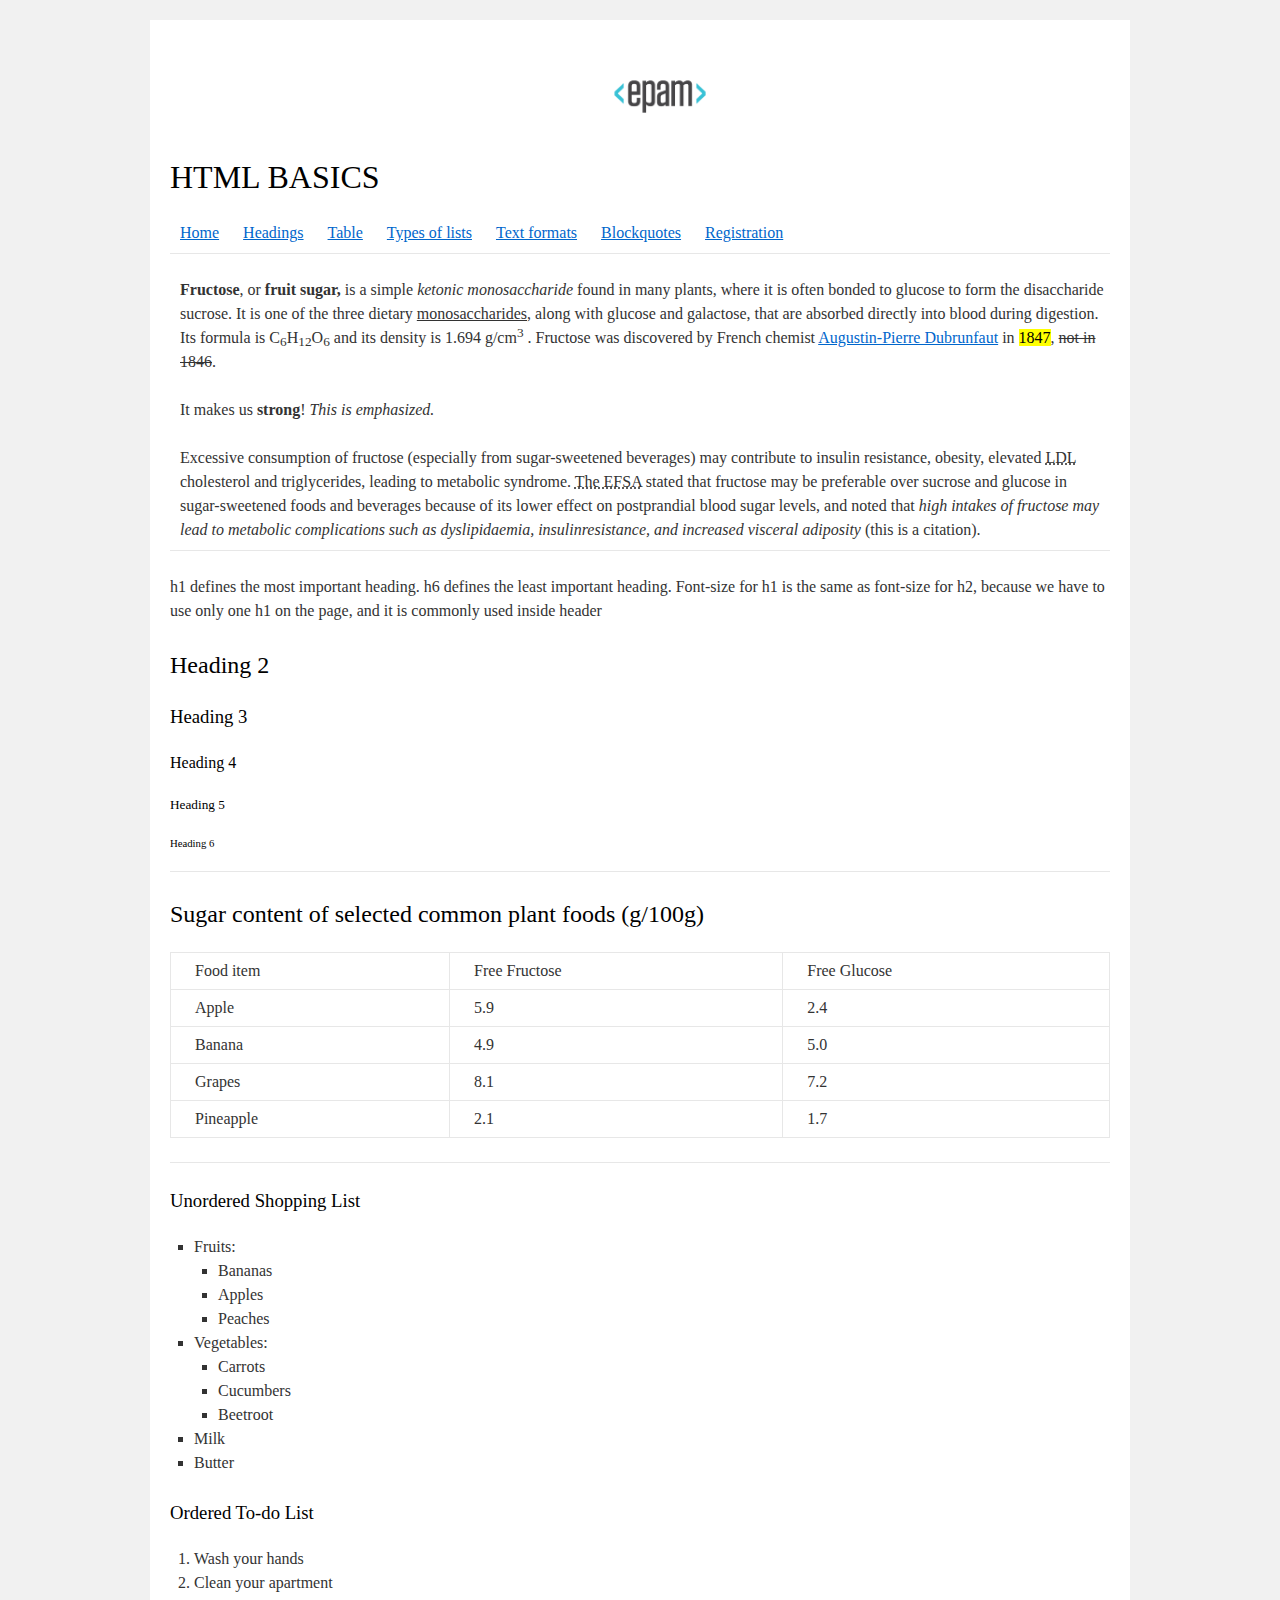
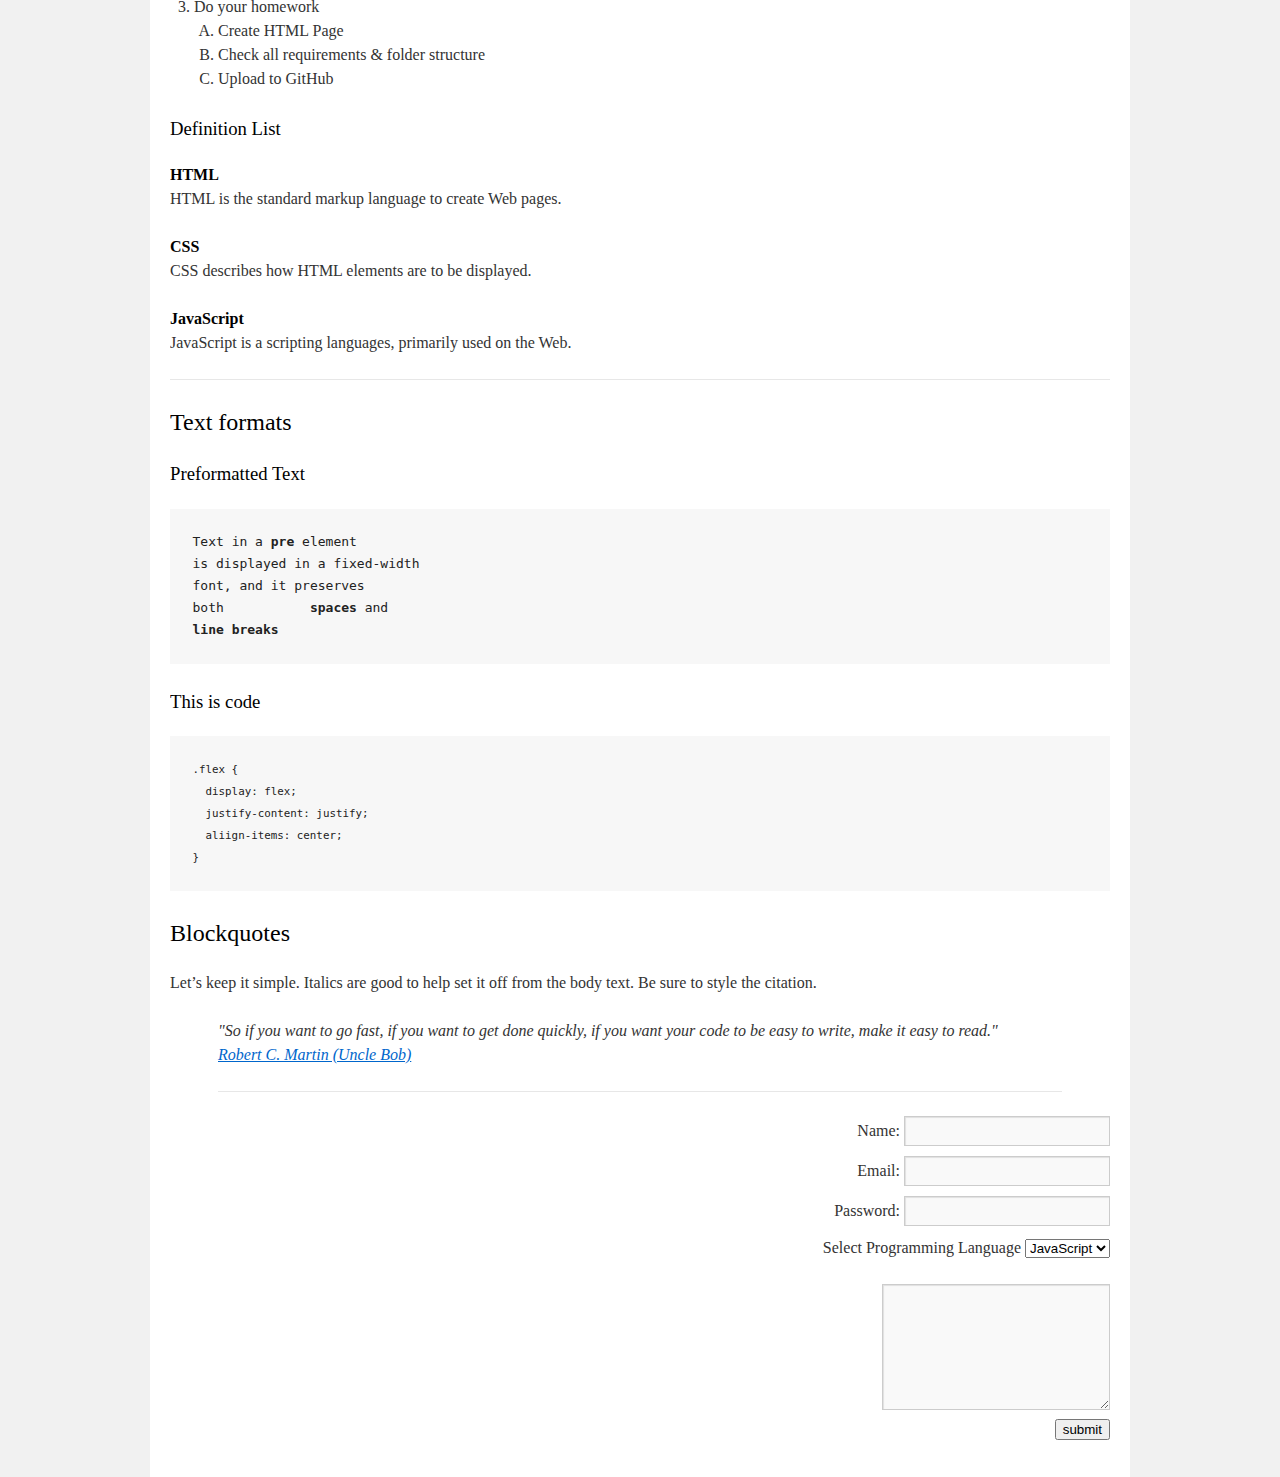
<file: FL13_HW1/homework/index.html>
<!DOCTYPE html>
<html lang="en">

<head>
  <meta charset="utf-8">
  <title>HTML Basics</title>
  <link rel="stylesheet" href="style.css">
</head>

<body>
  <div id="wrapper">
    <div id="main">
      <div id="container">
        <div id="content" role="main">
          <header>
            <a href="http://www.epam.com/" target="_blank">
              <img src="logo.png" alt="logo">
            </a>
            <section>
              <h1>HTML BASICS</h1>
            </section>
            <nav>
              <a href="#">Home</a>
              <a href="#header">Headings</a>
              <a href="#table">Table</a>
              <a href="#list">Types of lists</a>
              <a href="#text">Text formats</a>
              <a href="#blockquotes">Blockquotes</a>
              <a href="#registration">Registration</a>
            </nav>
            <hr>
          </header>
          <main>
            <article>
              <strong>Fructose</strong>, or <strong>fruit sugar,</strong> is a simple
              <em>ketonic monosaccharide</em> found in many plants, where it is often bonded to glucose to form the
              disaccharide
              sucrose.
              It is one of the three dietary <u>monosaccharides</u>, along with glucose and galactose, that are
              absorbed directly into blood during digestion.
              Its formula is C<sub>6</sub>H<sub>12</sub>O<sub>6</sub> and its density is 1.694 g/cm<sup>3</sup> .
              Fructose was discovered by French chemist
              <a href="#">Augustin-Pierre Dubrunfaut</a> in
              <mark>1847</mark>, <del>not in 1846</del>.
            </article>
            <p></p>
            <article>It makes us
              <strong>strong</strong>!
              <em>This is emphasized.</em>
            </article>
            <p></p>
            <article>
              Excessive consumption of fructose (especially from sugar-sweetened beverages) may contribute to insulin
              resistance, obesity, elevated <abbr title="Low-density lipoprotein">LDL</abbr> cholesterol and
              triglycerides, leading to metabolic syndrome. <abbr title="Low-density Lipoprotein">The EFSA</abbr>
              stated that fructose may be preferable over sucrose and glucose in sugar-sweetened foods and beverages
              because of its lower effect on postprandial blood sugar levels, and noted that
              <em>high intakes of fructose may lead to metabolic complications such as dyslipidaemia,
                insulinresistance, and increased visceral adiposity</em> (this is a citation).
            </article>
            <hr>
            <section>
              <p><a id="header"></a>
                h1 defines the most important heading. h6 defines the least important heading. Font-size for h1 is the
                same as font-size for h2, because we have to use only one h1 on the page, and it is commonly used inside
                header
              </p>
              <h2>Heading 2</h2>
              <h3>Heading 3</h3>
              <h4>Heading 4</h4>
              <h5>Heading 5</h5>
              <h6>Heading 6</h6>
              <hr>
            </section>
            <section>
              <h2><a id="table"></a>Sugar content of selected common plant foods (g/100g)</h2>
              <table>
                <thead>
                  <tr>
                    <td>Food item</td>
                    <td>Free Fructose</td>
                    <td>Free Glucose</td>
                  </tr>
                </thead>
                <tbody>
                  <tr>
                    <td>Apple</td>
                    <td>5.9</td>
                    <td>2.4</td>
                  </tr>
                  <tr>
                    <td>Banana</td>
                    <td>4.9</td>
                    <td>5.0</td>
                  </tr>
                  <tr>
                    <td>Grapes</td>
                    <td>8.1</td>
                    <td>7.2</td>
                  </tr>
                  <tr>
                    <td>Pineapple</td>
                    <td>2.1</td>
                    <td>1.7</td>
                  </tr>
                </tbody>
              </table>
              <hr>
            </section>
            <section>
              <h3><a id="list"></a>Unordered Shopping List</h3>
              <ul>
                <li>Fruits:
                  <ul>
                    <li>Bananas</li>
                    <li>Apples</li>
                    <li>Peaches</li>
                  </ul>
                </li>
                <li>Vegetables:
                  <ul>
                    <li>Carrots</li>
                    <li>Cucumbers</li>
                    <li>Beetroot</li>
                  </ul>
                </li>
                <li>Milk</li>
                <li>Butter</li>
              </ul>
              <h3>Ordered To-do List</h3>
              <ol>
                <li>Wash your hands</li>
                <li>Clean your apartment</li>
                <li>Do your homework
                  <ol type="A">
                    <li>Create HTML Page</li>
                    <li>Check all requirements & folder structure</li>
                    <li>Upload to GitHub</li>
                  </ol>
                </li>
              </ol>
              <h3>Definition List</h3>
              <dl>
                <dt>HTML</dt>
                <dd>HTML is the standard markup language to create Web pages.</dd>
                <dt>CSS</dt>
                <dd>CSS describes how HTML elements are to be displayed. </dd>
                <dt>JavaScript</dt>
                <dd>JavaScript is a scripting languages, primarily used on the Web.</dd>
              </dl>
              <hr>
            </section>
            <section>
              <h2><a id="text"></a>Text formats</h2>
              <h3>Preformatted Text</h3>
              <pre><code>Text in a <strong>pre</strong> element
is displayed in a fixed-width
font, and it preserves
both           <strong>spaces</strong> and
<strong>line breaks</strong></code></pre>
              <h3>This is code</h3>
              <pre><code><small>.flex {
  display: flex;
  justify-content: justify;
  aliign-items: center;
}</small></code></pre>
            </section>
            <section>
              <h2><a id="blockquotes"></a>Blockquotes</h2>
              <p>Let’s keep it simple. Italics are good to help set it off from the body text. Be sure to style the
                citation.</p>
              <blockquote>
                "So if you want to go fast, if you want to get done quickly, if you want your code to be easy to write,
                make it easy to read."
                <p><a href="#">
                    Robert C. Martin (Uncle Bob)</a>
                </p>
                <hr>
              </blockquote>
            </section>
          </main>
          <form>
            <label><a id="registration"></a>Name:
              <input required type="text">
            </label>
          </form>
          <form>
            <label>Email:
              <input required type="email">
            </label>
          </form>
          <form>
            <label>Password:
              <input required type="password">
            </label>
          </form>
          <form>
            <label>Select Programming Language
              <select>
                <option value="">JavaScript</option>
                <option value="">.Net</option>
                <option value="">Java</option>
              </select>
            </label>
          </form>
          <p></p>
          <form>
            <textarea cols="23" rows="5"></textarea>
          </form>
          <form>
            <button type="submit">submit</button>
          </form>
        </div>
      </div>
    </div>
  </div>
</body>

</html>
</file>
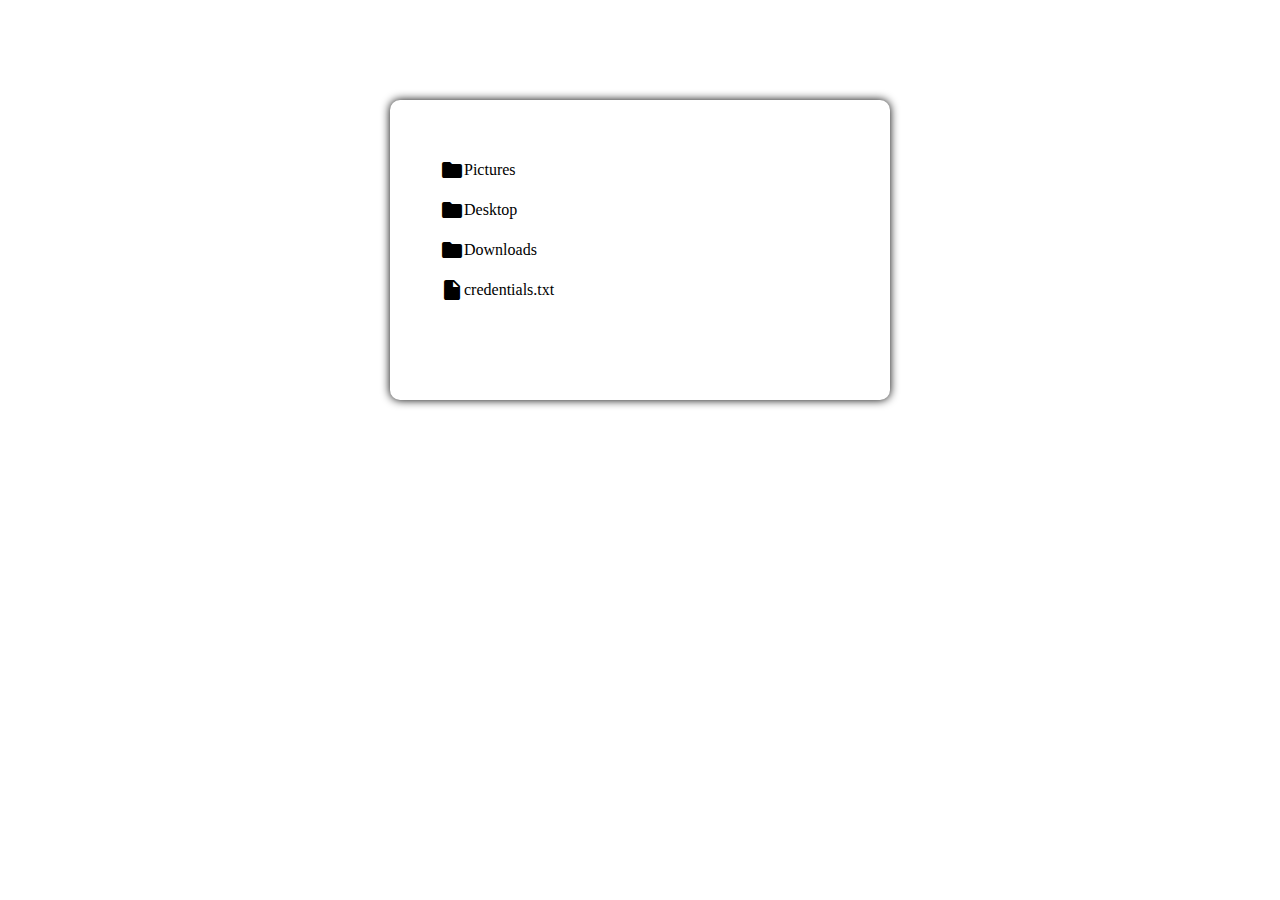
<file: FL13_HW11/homework/index.html>
<!-- DO NOT MODIFY THIS FILE -->
<!DOCTYPE html>
<html lang="en">
<head>
  <meta charset="UTF-8">
  <title>Homework 11 - DOM</title>
  <link rel="stylesheet" href="material-icons/material-icons.css">
  <link rel="stylesheet" href="styles.css">
</head>
<body>
  <div id="root"></div>

  <script src="./app.js"></script>
</body>
</html>
</file>
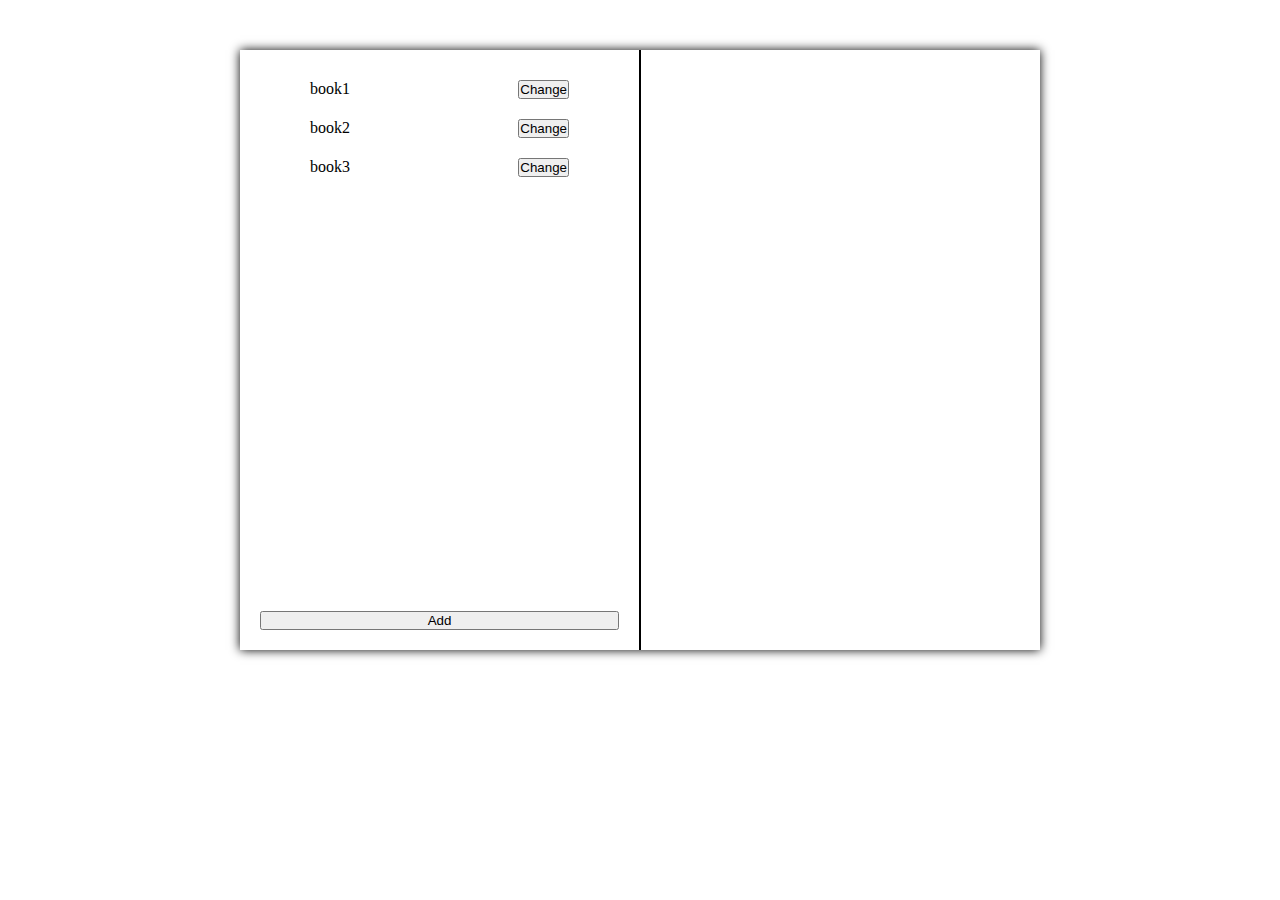
<file: FL13_HW12/homework/index.html>
<!DOCTYPE html>
<html lang="en">
<head>
  <meta charset="UTF-8">
  <title>Homework 12 - BOM</title>
  <link rel="stylesheet" href="styles.css">
</head>
<body>
  <div id="root"></div>
  <script src="./books.js"></script>
  <script src="./app.js"></script>
</body>
</html>
</file>
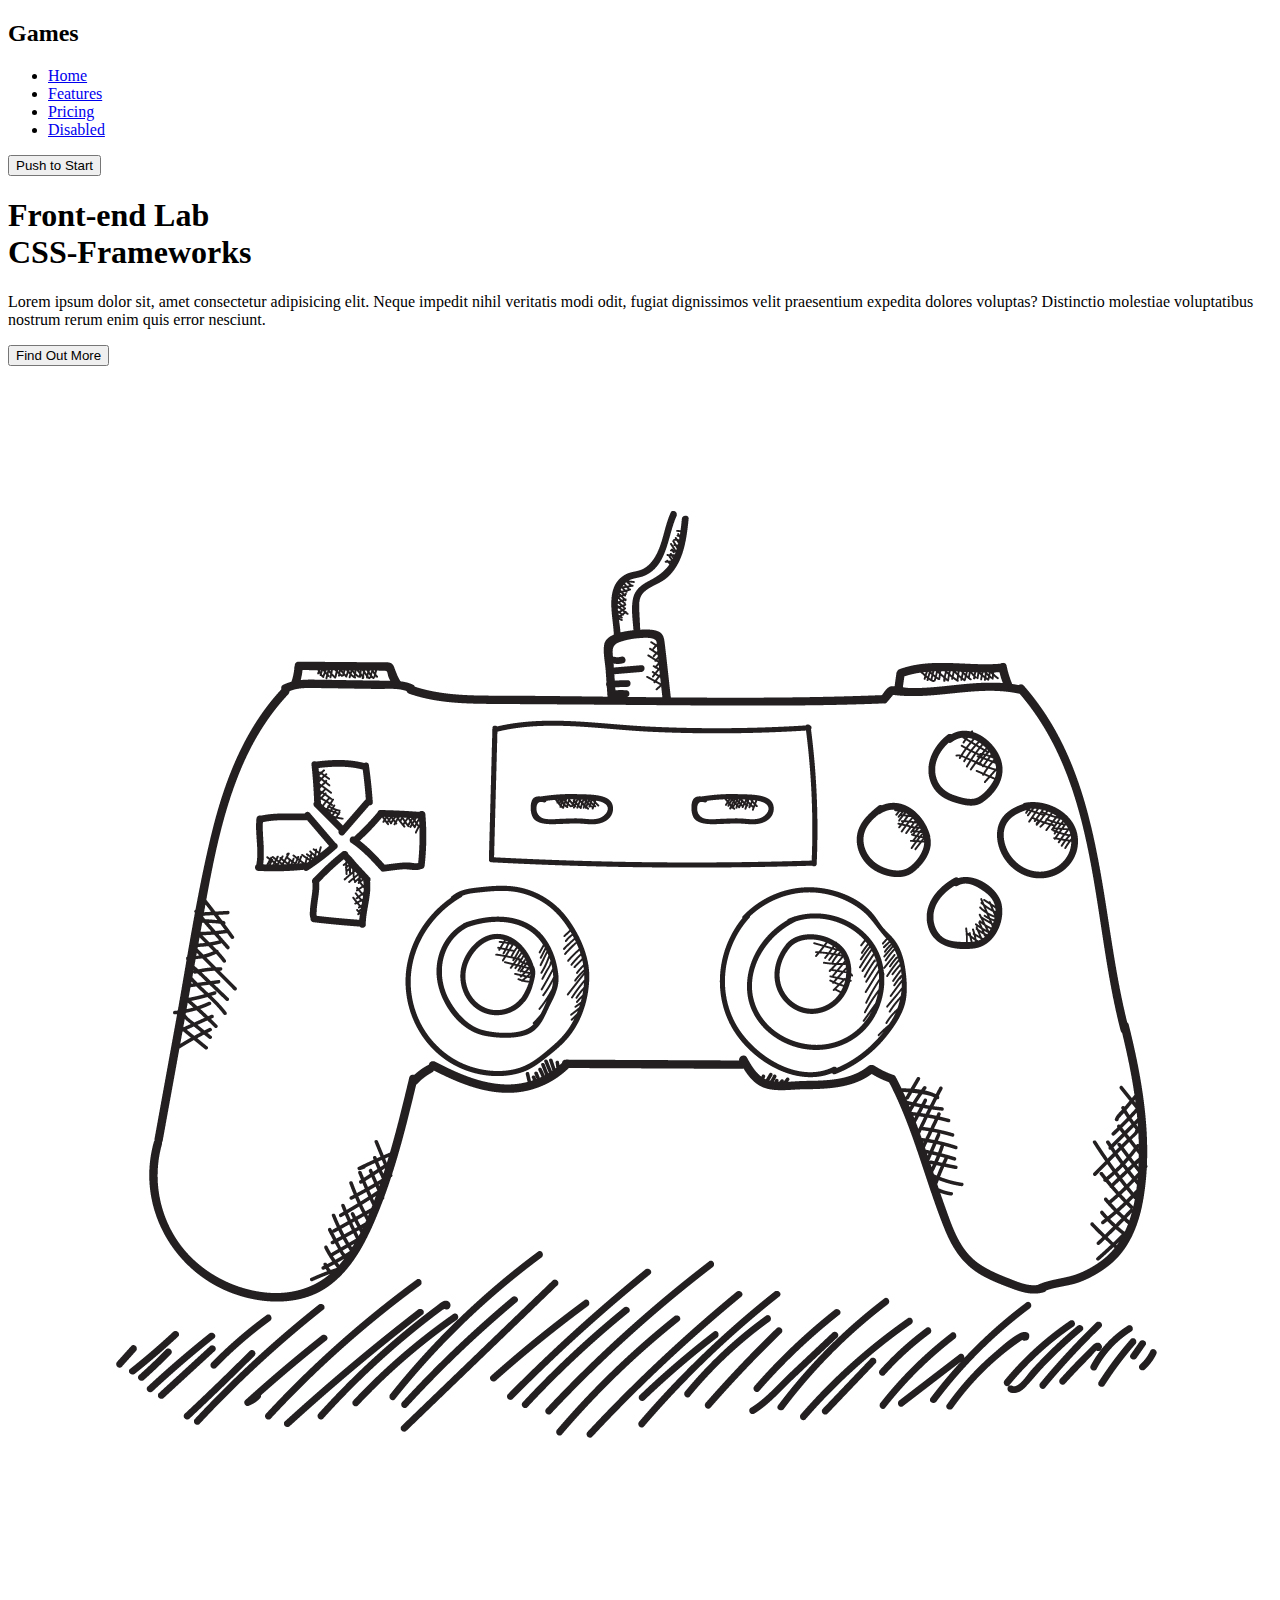
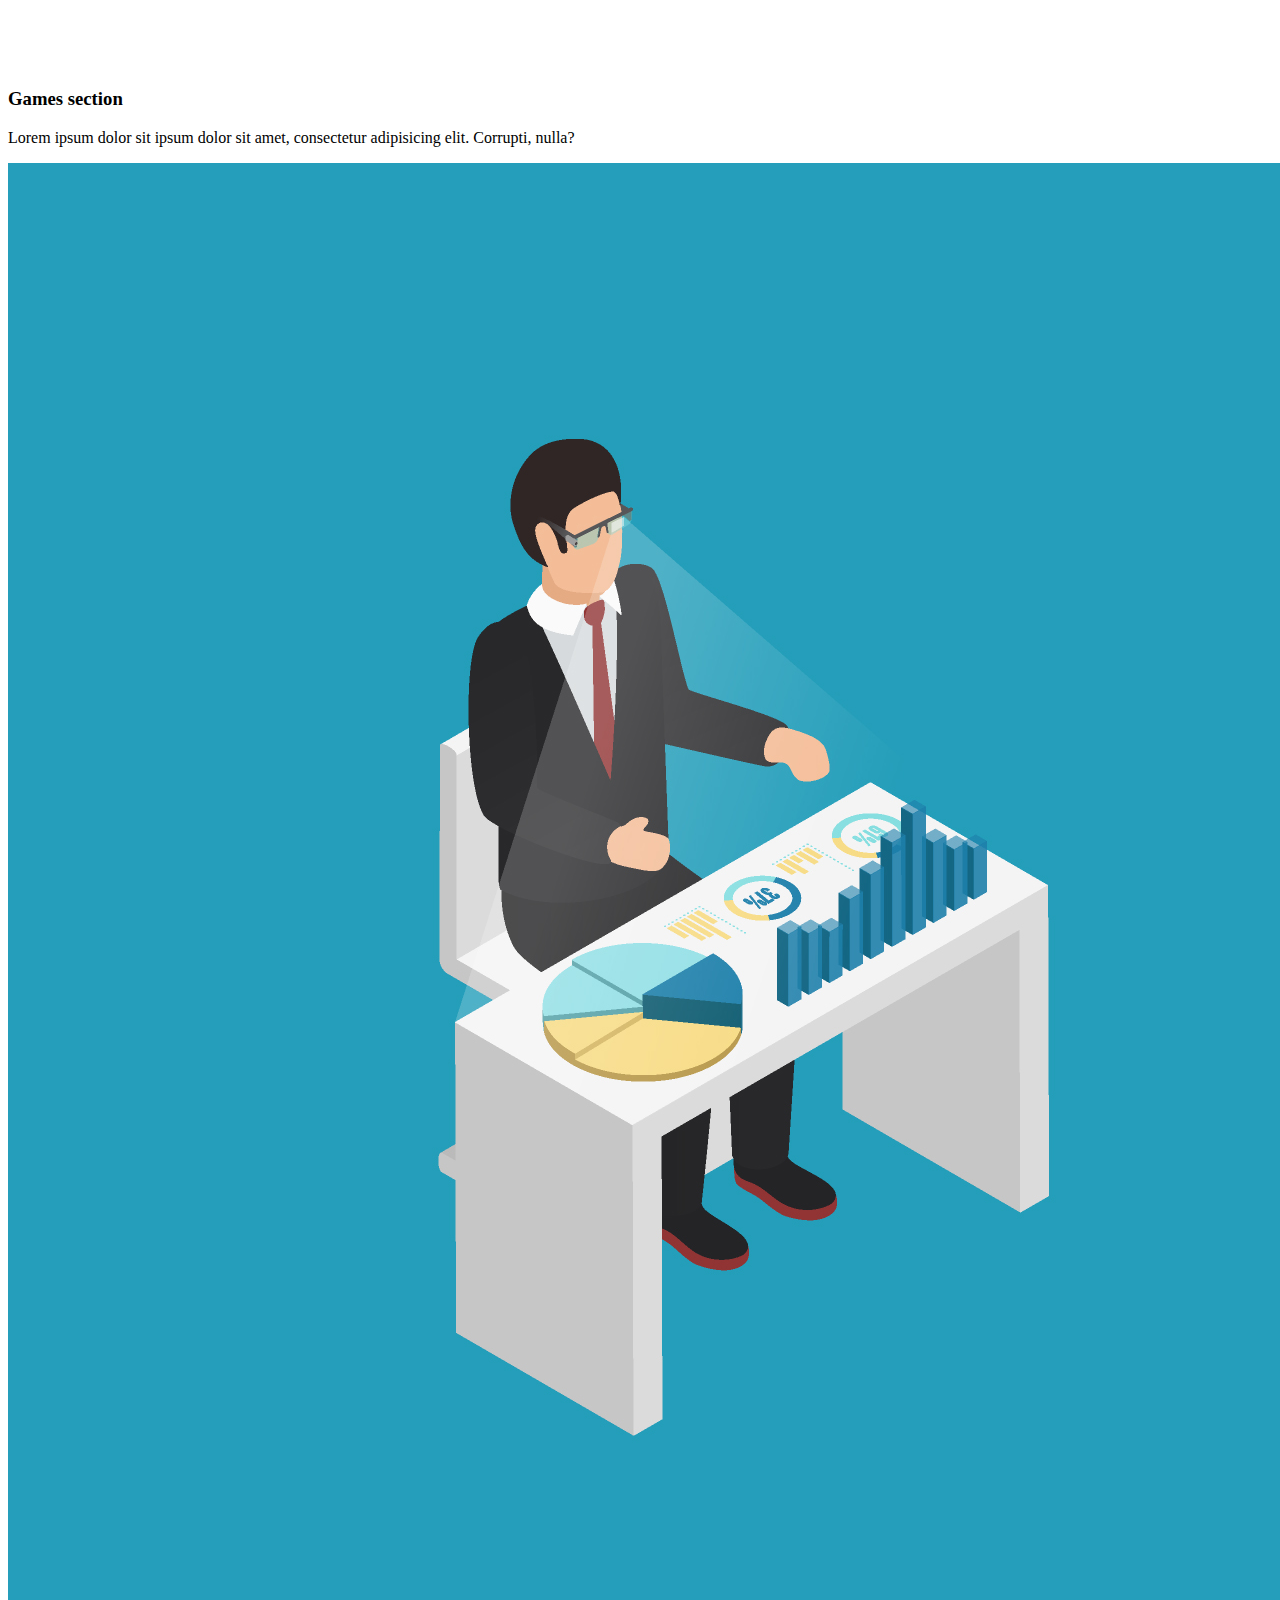
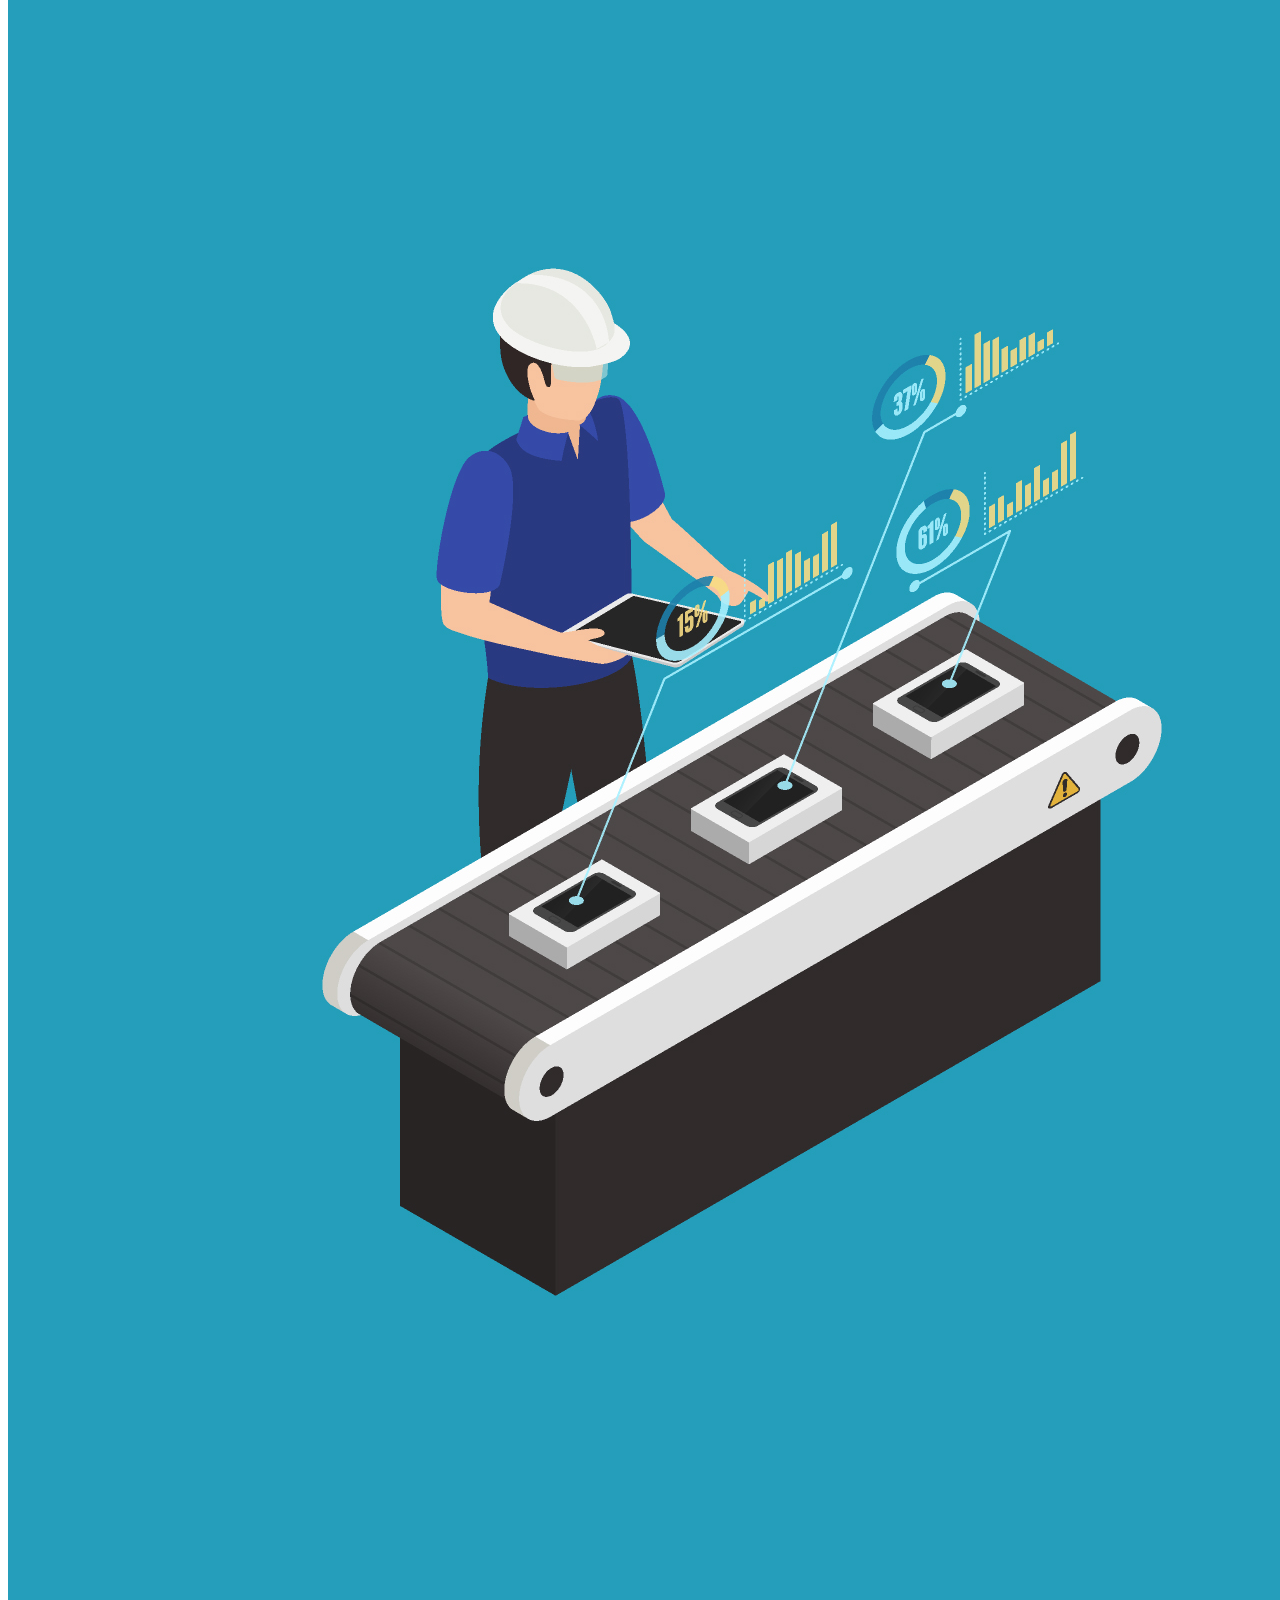
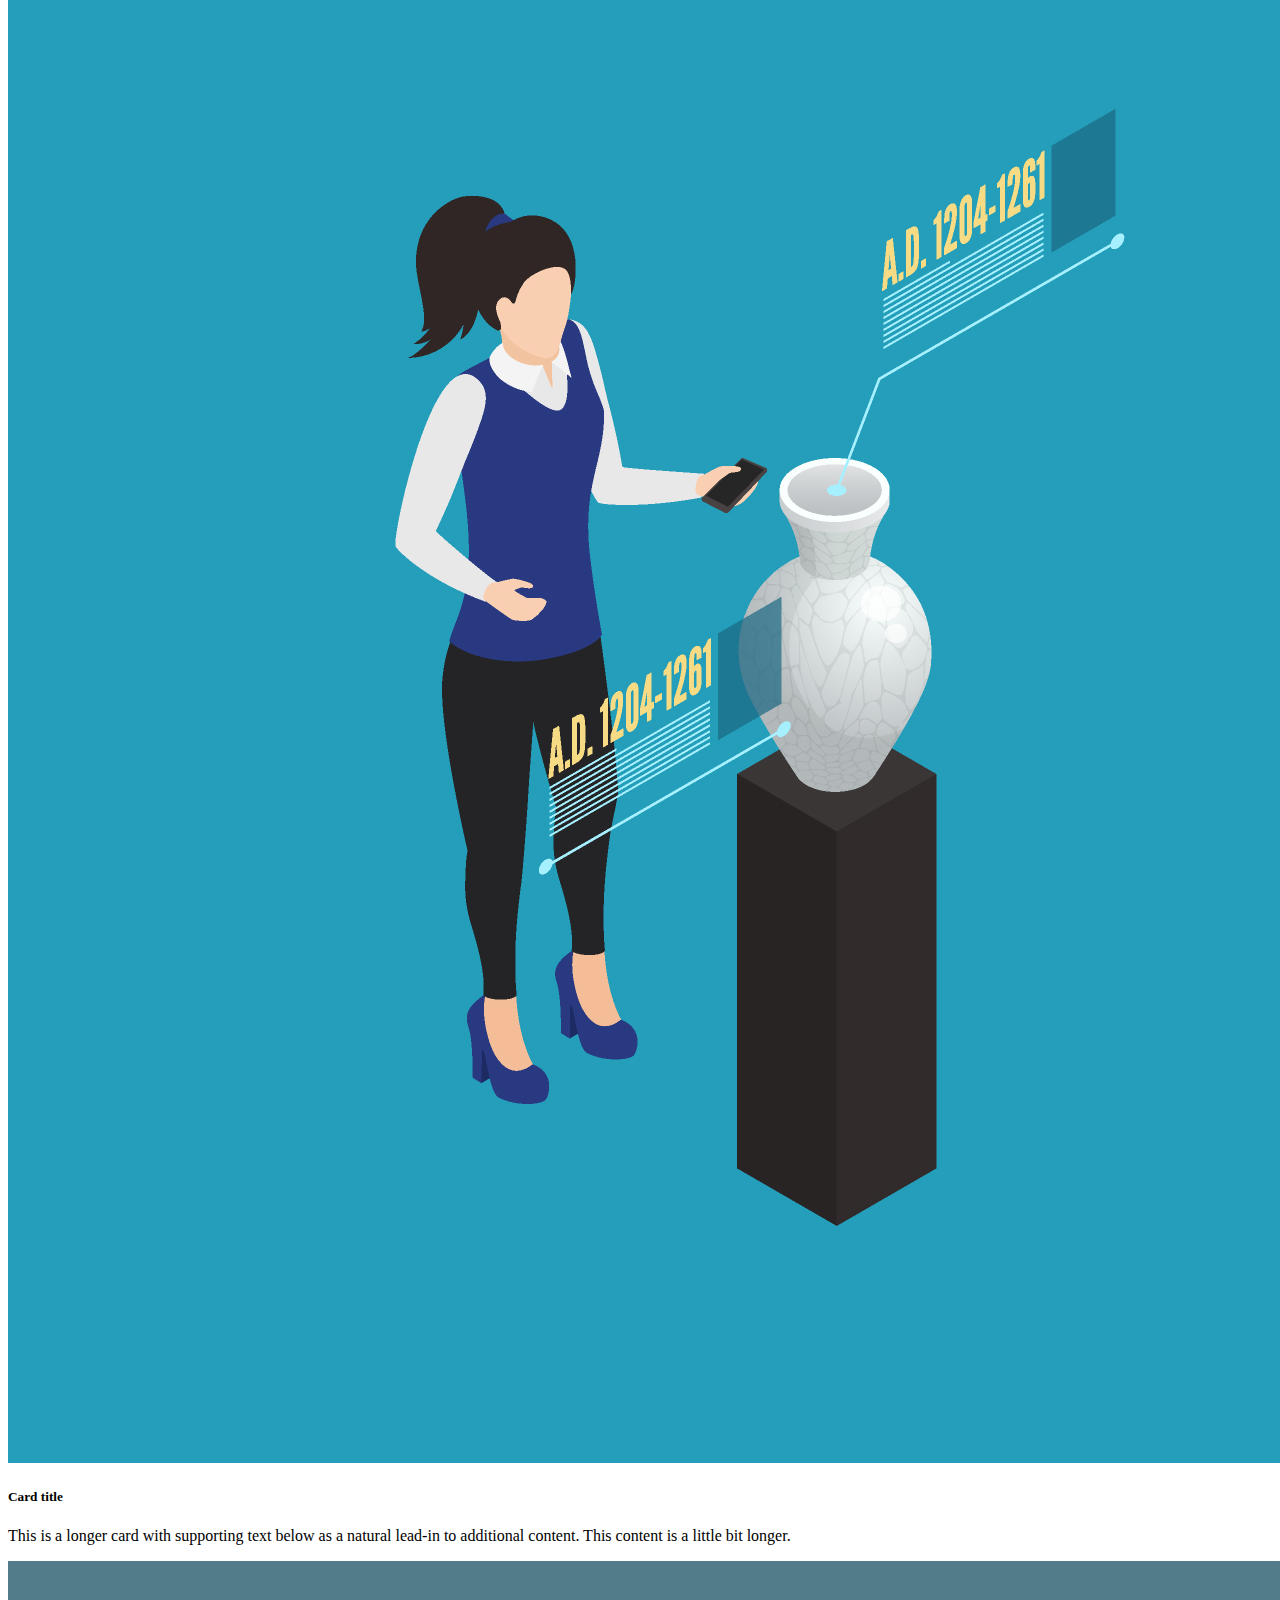
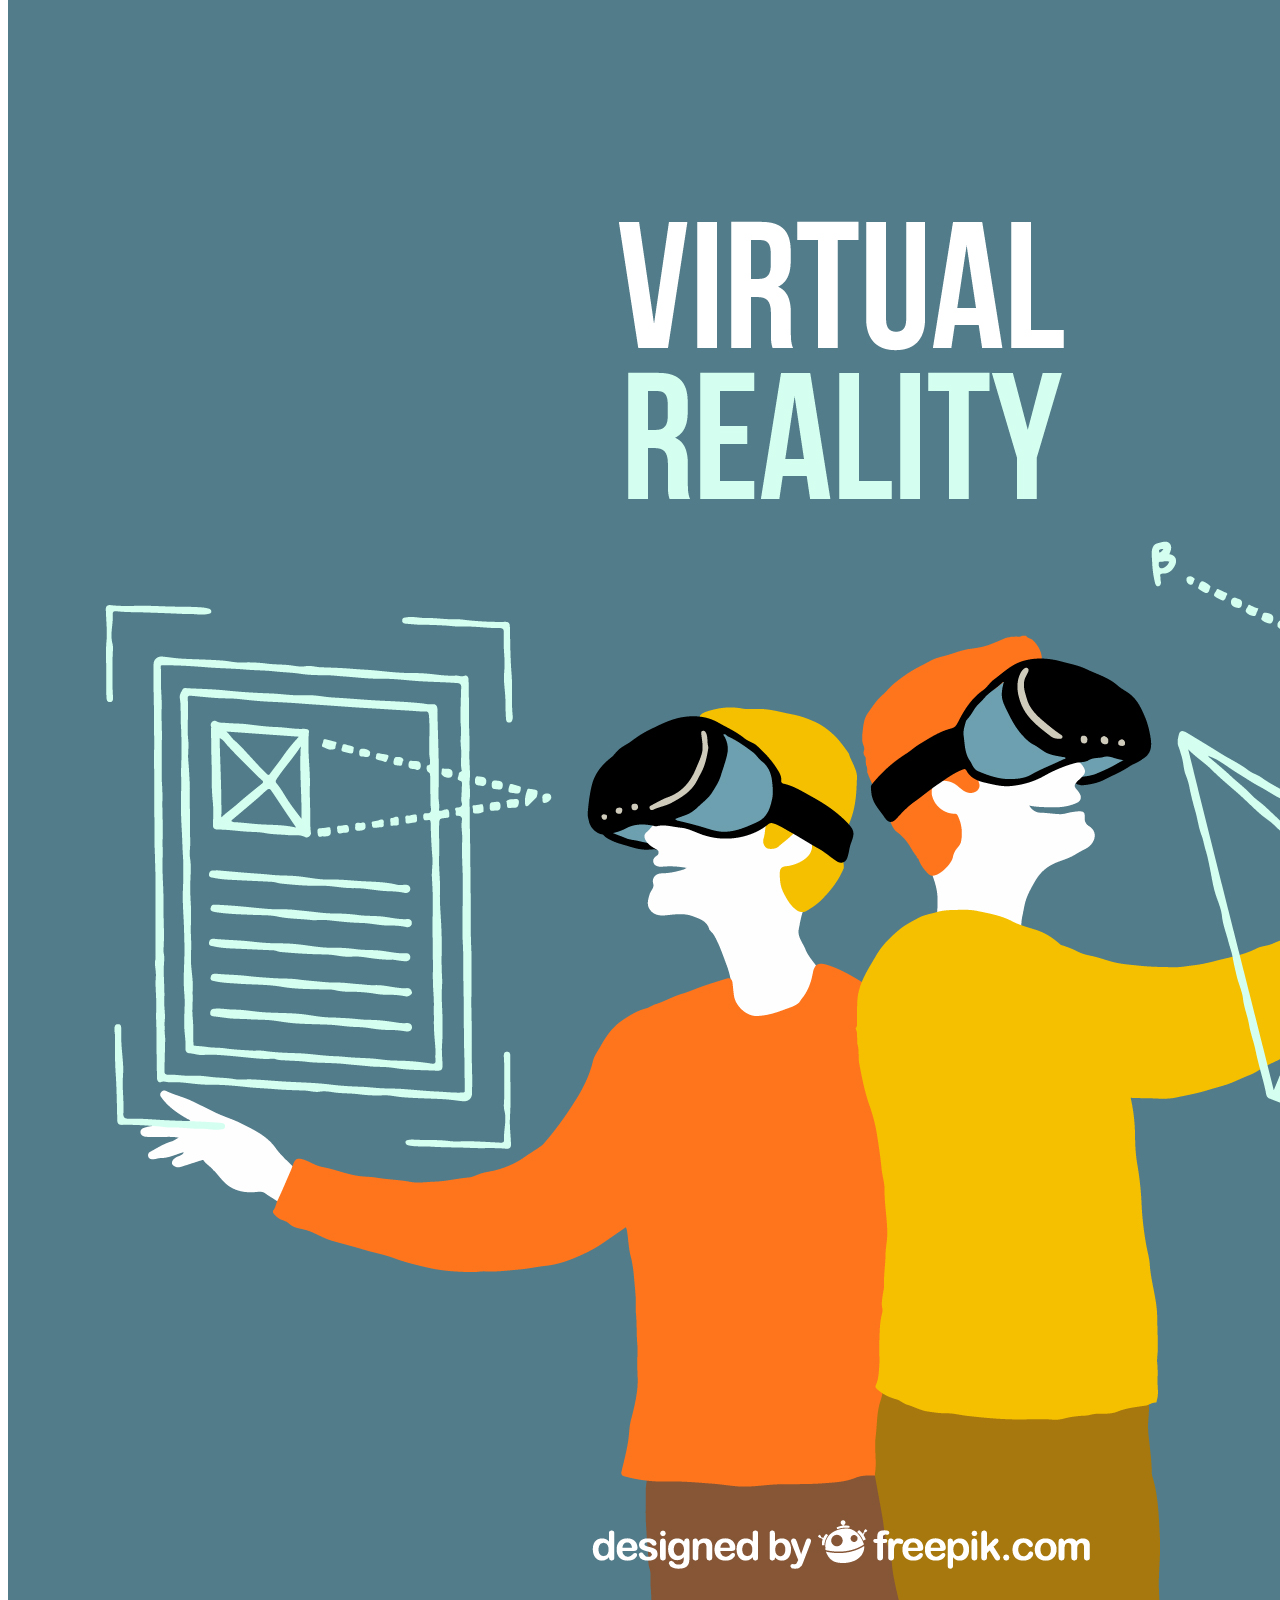
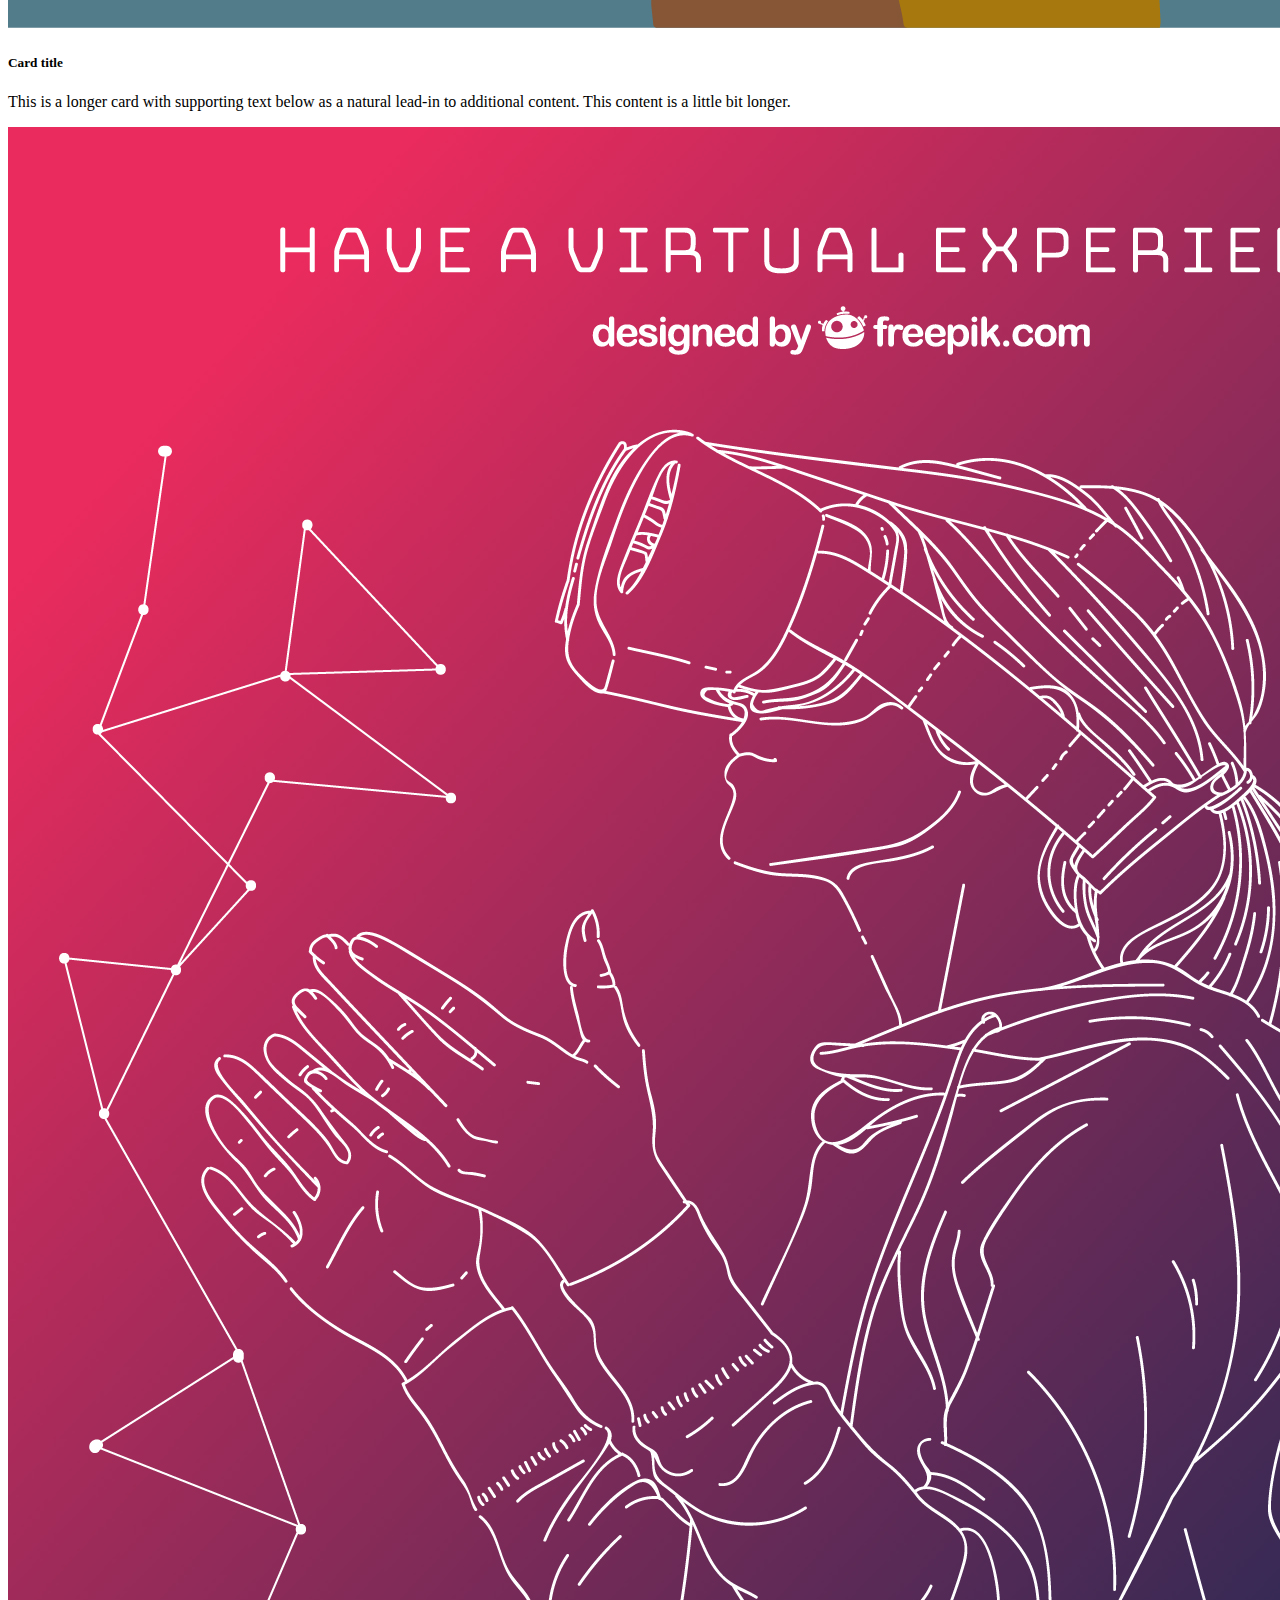
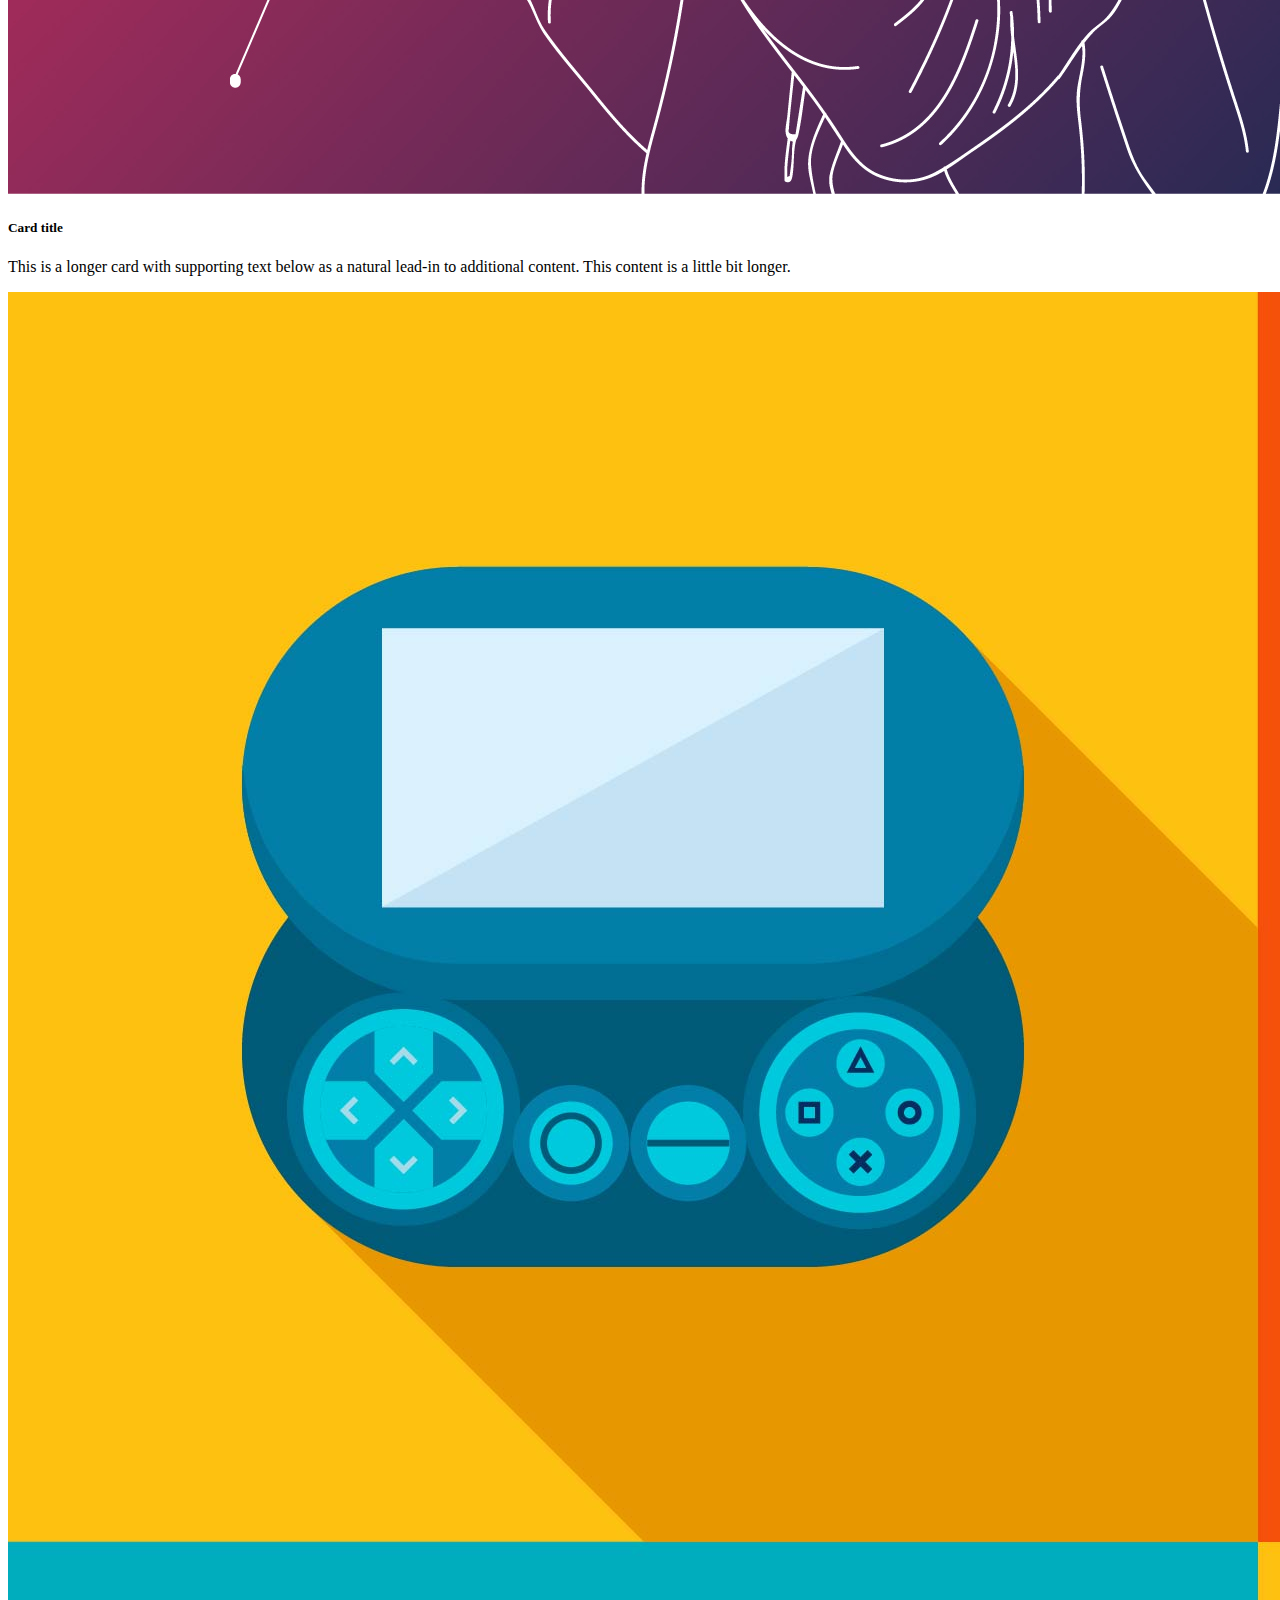
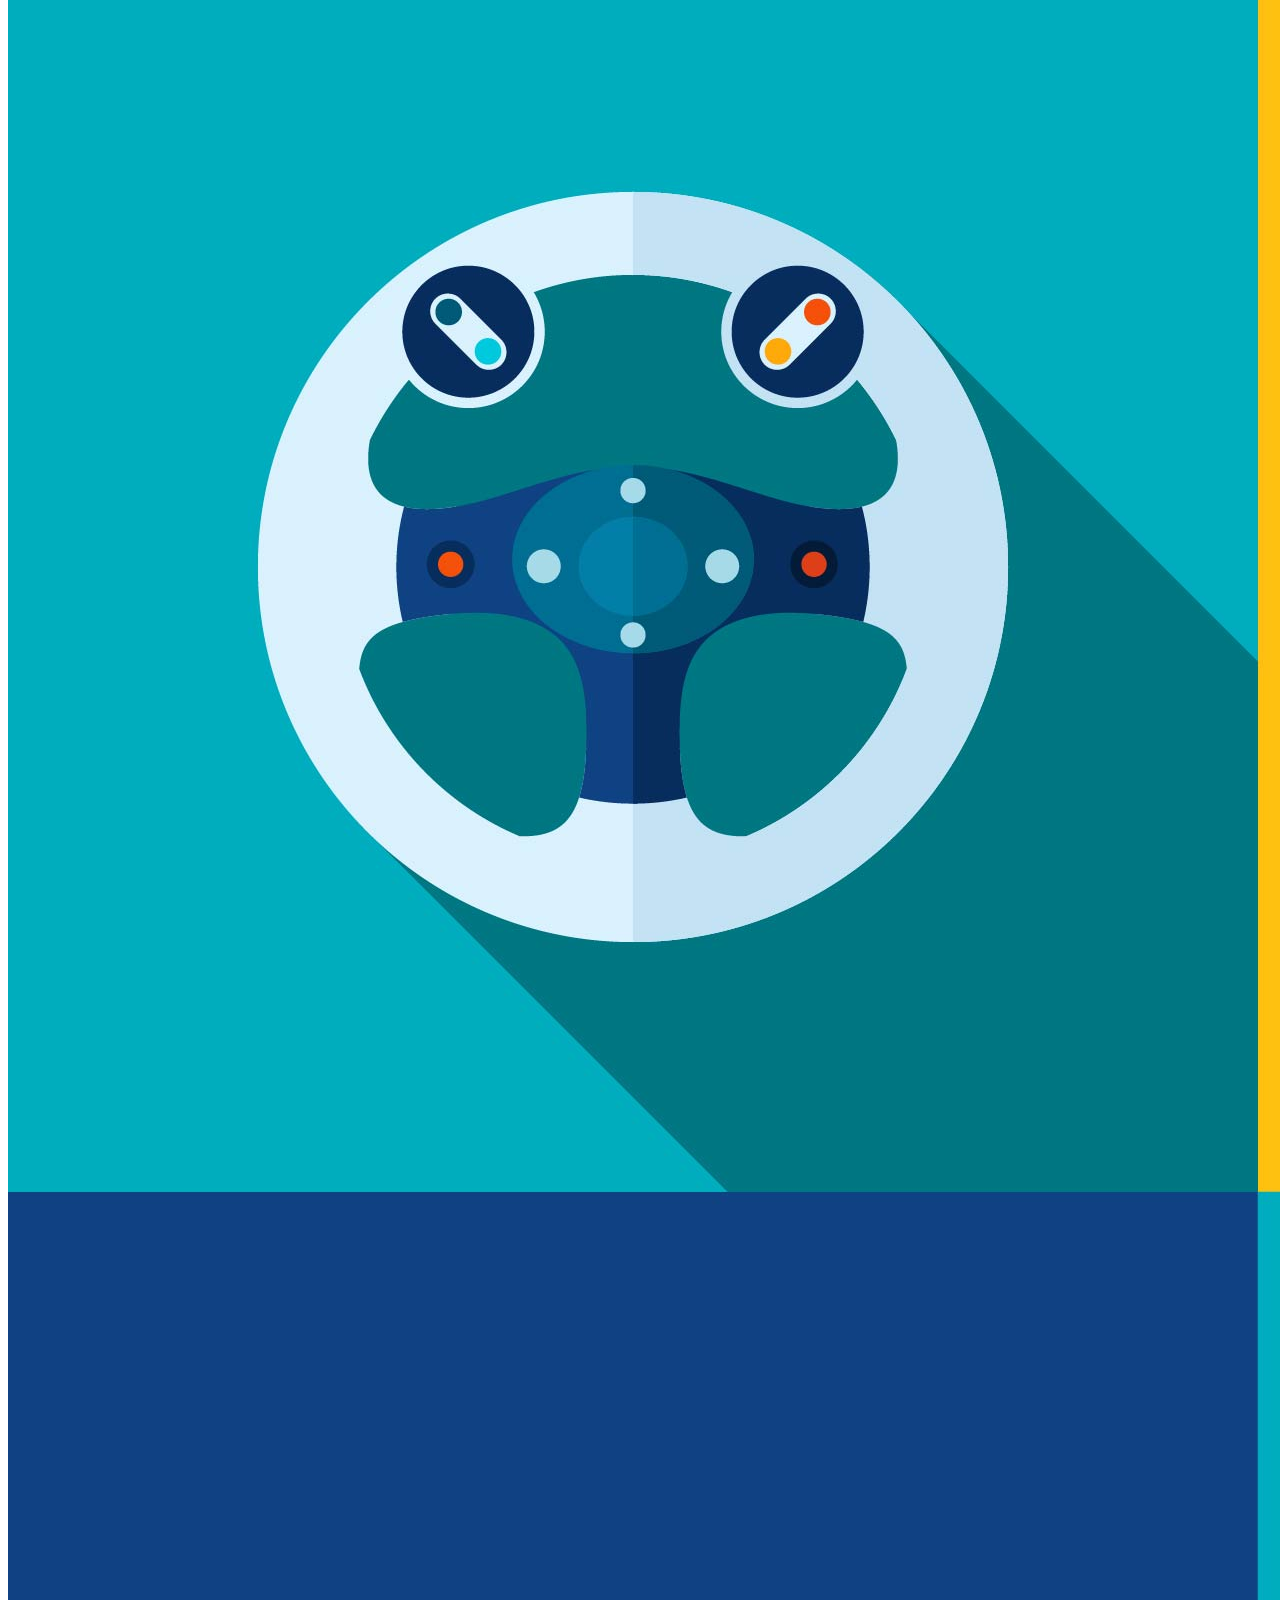
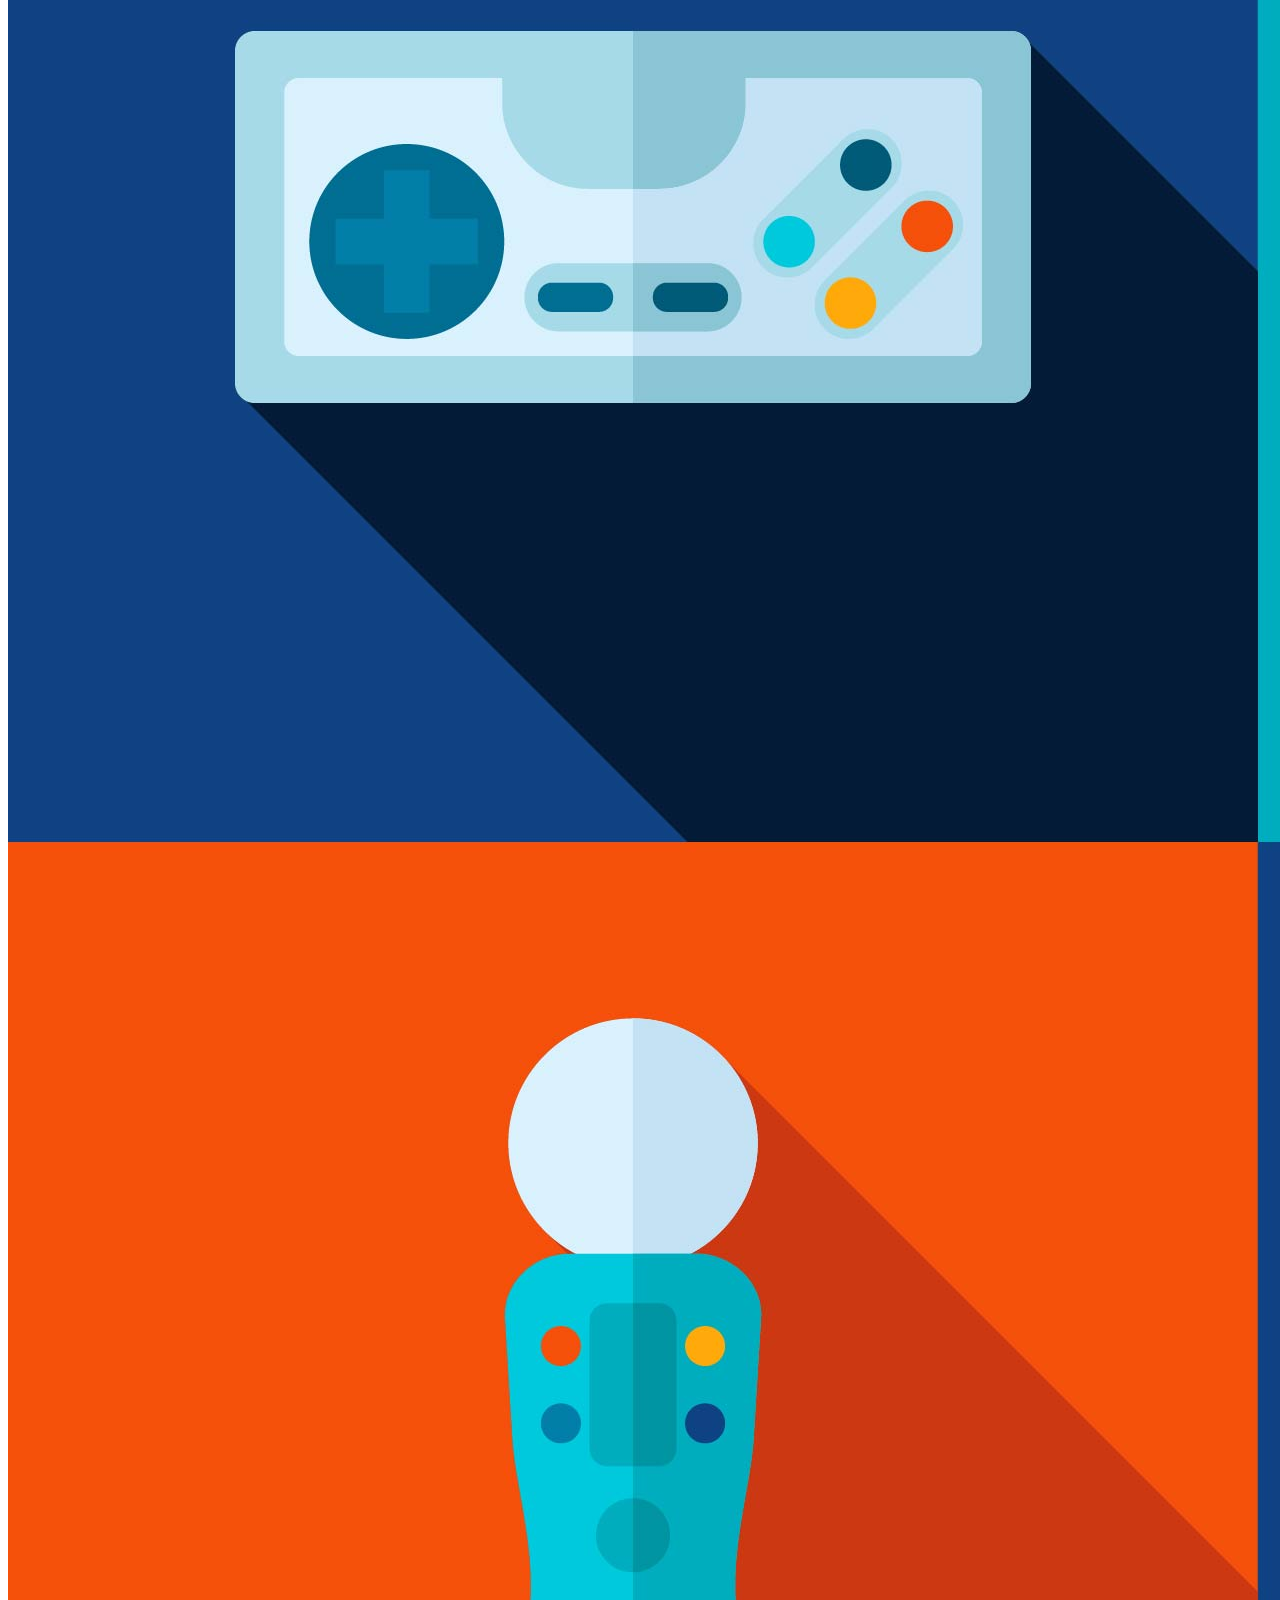
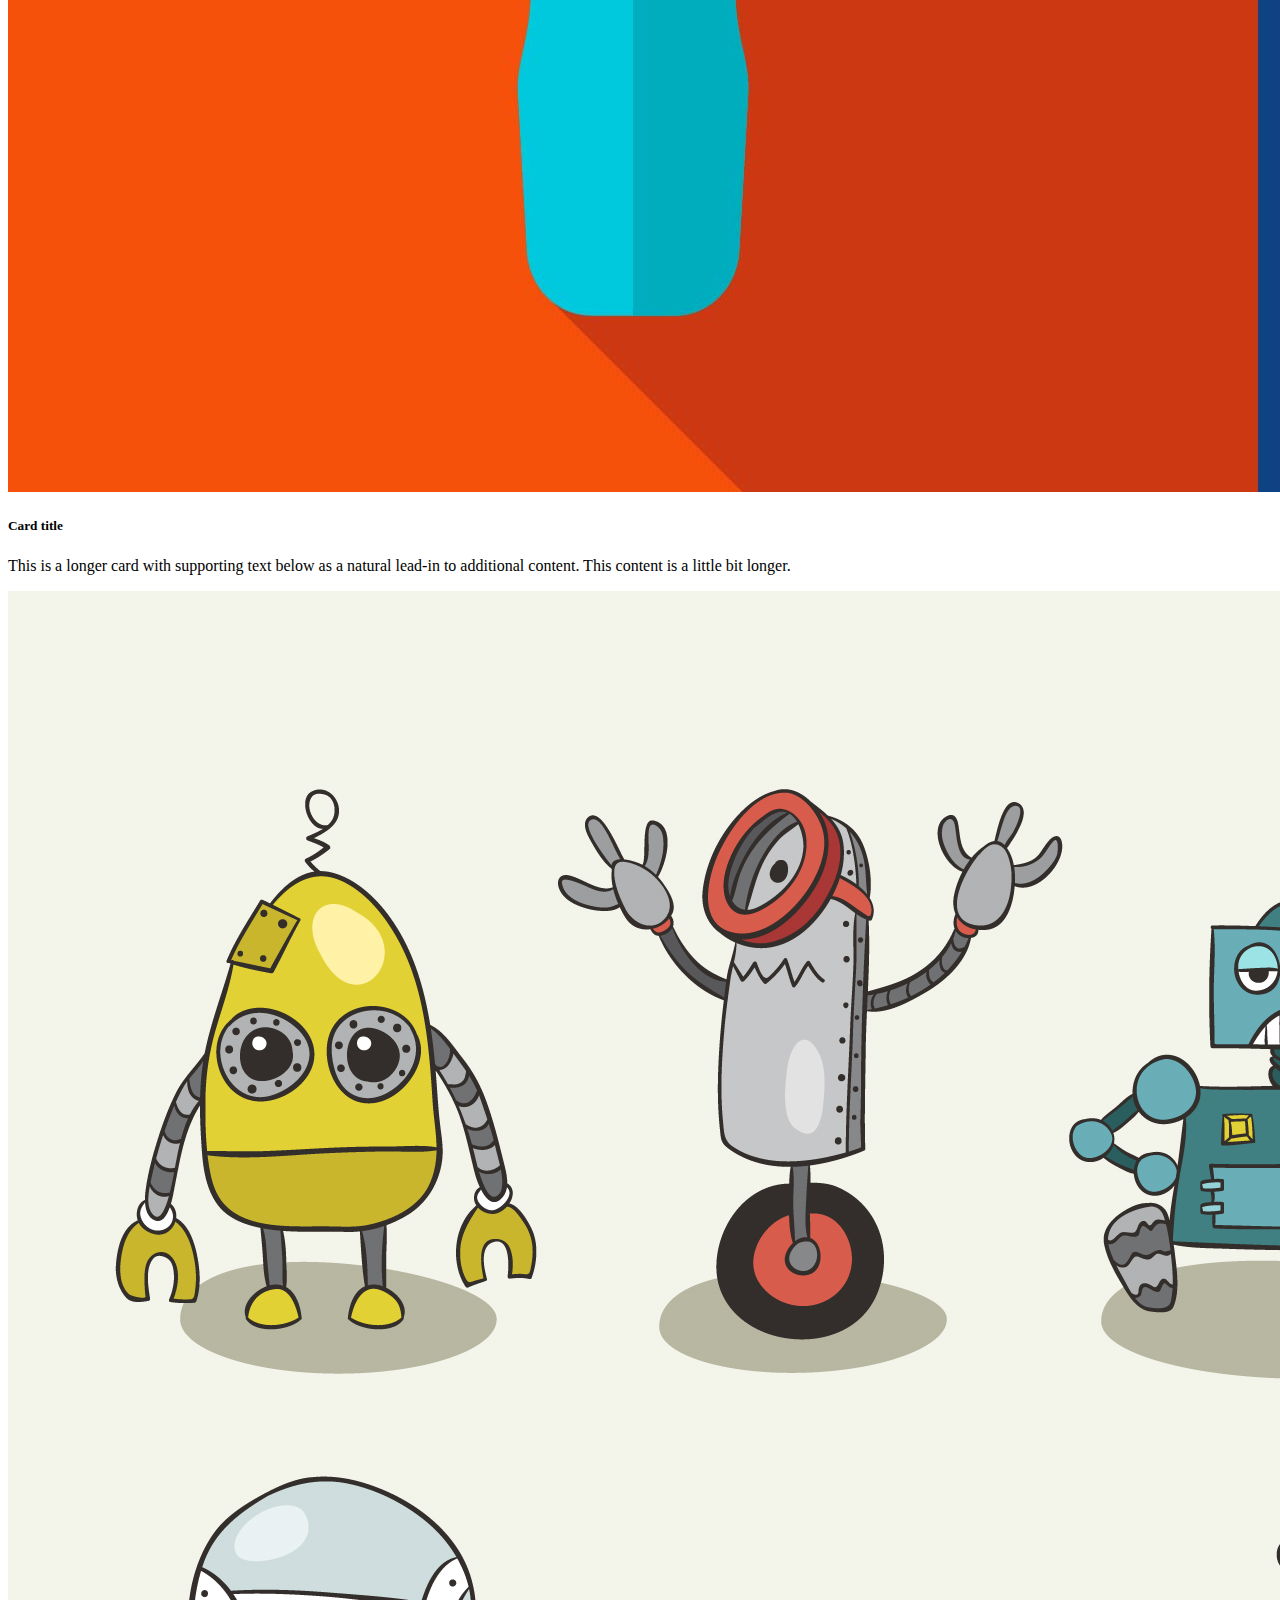
<file: FL13_HW13/homework/index.html>
<!DOCTYPE html>
<html lang="en">

<head>
    <meta charset="UTF-8">
    <meta name="viewport" content="width=device-width, initial-scale=1.0">
    <title>Document</title>
    <link rel="stylesheet" href="https://stackpath.bootstrapcdn.com/bootstrap/4.5.0/css/bootstrap.min.css"
        integrity="sha384-9aIt2nRpC12Uk9gS9baDl411NQApFmC26EwAOH8WgZl5MYYxFfc+NcPb1dKGj7Sk" crossorigin="anonymous">
    <link rel="stylesheet" href="css/styles.css">
</head>

<body>
    <header class="header col-11 col-md-10 m-auto p-0 pt-4">
        <nav class="header__nav d-flex flex-row justify-content-between">
            <h2 class="header__nav__title col-2">Games</h2>
            <ul class="nav header__nav__ul col-8 d-flex justify-content-center">
                <li class="nav-item">
                    <a class="nav-link text-dark font-weight-bold" href="#">Home</a>
                </li>
                <li class="nav-item">
                    <a class="nav-link text-dark font-weight-bold" href="#">Features</a>
                </li>
                <li class="nav-item">
                    <a class="nav-link text-dark font-weight-bold" href="#">Pricing</a>
                </li>
                <li class="nav-item">
                    <a class="nav-link text-dark font-weight-bold" href="#">Disabled</a>
                </li>
            </ul>
            <button class="header__nav__button btn btn-dark d-none d-md-block" type="button">Push to Start</button>
        </nav>
        <div class="header__body d-flex flex-row justify-content-between flex-wrap-reverse">
            <div class="wrap col-sm-12 col-md-5 mt-md-2 pt-md-2 mt-lg-5 pt-lg-4 mb-5 pb-5 pl-0 pr-0">
                <h1 class="header__body__wrap__title pt-3 pb-3">Front-end Lab <br> CSS-Frameworks</h1>
                <p class="header__body__wrap__text">Lorem ipsum dolor sit, amet consectetur adipisicing elit. Neque
                    impedit nihil veritatis modi odit, fugiat dignissimos velit praesentium expedita dolores voluptas?
                    Distinctio molestiae voluptatibus nostrum rerum enim quis error nesciunt.</p>
                <button class="header__body__wrap__button btn btn-warning text-white" type="button">Find Out
                    More</button>
            </div>
            <div class="header__body__img col-sm-12 col-md-7 pl-0 pr-0">
                <img class="col-12 img pl-0 pr-0" src="assets/hero-5.jpg" alt="">
            </div>
        </div>
    </header>
    <main class="main col-12 p-0">
        <section class="section bg-dark">
            <div class="section__wrap col-11 col-md-10 m-auto p-4">
                <h3 class="section__wrap__title text-white text-center mb-3">Games section</h3>
                <p class="section__wrap__text text-white text-center">Lorem ipsum dolor sit ipsum dolor sit amet,
                    consectetur
                    adipisicing elit. Corrupti, nulla?</p>
            </div>
            <div class="row row-cols-1 row-cols-md-3 row-cols-sm-2 col-11 col-md-10 m-auto">
                <div class="col mb-4">
                    <div class="card h-100 border-0">
                        <img src="assets/1.jpg" class="card-img-top" alt="...">
                        <div class="card-body bg-dark">
                            <h5 class="card-title text-white text-center">Card title</h5>
                            <p class="card-text text-white text-center">This is a longer card with supporting text below
                                as a natural lead-in to additional content. This content is a little bit longer.</p>
                        </div>
                    </div>
                </div>
                <div class="col mb-4">
                    <div class="card h-100 border-0">
                        <img src="assets/2.jpg" class="card-img-top" alt="...">
                        <div class="card-body bg-dark">
                            <h5 class="card-title text-white text-center">Card title</h5>
                            <p class="card-text text-white text-center">This is a longer card with supporting text below
                                as a natural lead-in to additional content. This content is a little bit longer.</p>
                        </div>
                    </div>
                </div>
                <div class="col mb-4">
                    <div class="card h-100 border-0">
                        <img src="assets/3.jpg" class="card-img-top" alt="...">
                        <div class="card-body bg-dark">
                            <h5 class="card-title text-white text-center">Card title</h5>
                            <p class="card-text text-white text-center">This is a longer card with supporting text below
                                as a natural lead-in to additional content. This content is a little bit longer.</p>
                        </div>
                    </div>
                </div>
                <div class="col mb-4">
                    <div class="card h-100 border-0">
                        <img src="assets/4.jpg" class="card-img-top" alt="...">
                        <div class="card-body bg-dark">
                            <h5 class="card-title text-white text-center">Card title</h5>
                            <p class="card-text text-white text-center">This is a longer card with supporting text below
                                as a natural lead-in to additional content. This content is a little bit longer.</p>
                        </div>
                    </div>
                </div>
                <div class="col mb-4">
                    <div class="card h-100 border-0">
                        <img src="assets/5.jpg" class="card-img-top" alt="...">
                        <div class="card-body bg-dark">
                            <h5 class="card-title text-white text-center">Card title</h5>
                            <p class="card-text text-white text-center">This is a longer card with supporting text below
                                as a natural lead-in to additional content. This content is a little bit longer.</p>
                        </div>
                    </div>
                </div>
                <div class="col mb-4">
                    <div class="card h-100 border-0">
                        <img src="assets/6.jpg" class="card-img-top" alt="...">
                        <div class="card-body bg-dark">
                            <h5 class="card-title text-white text-center">Card title</h5>
                            <p class="card-text text-white text-center">This is a longer card with supporting text below
                                as a natural lead-in to additional content. This content is a little bit longer.</p>
                        </div>
                    </div>
                </div>
            </div>
        </section>
        <section class="section bg-light">
            <div class="section__wrap col-11 col-md-10 m-auto p-4">
                <h3 class="section__wrap__title text-center mb-3">Games section</h3>
                <p class="section__wrap__text text-center">Lorem ipsum dolor sit ipsum dolor sit amet, consectetur
                    adipisicing elit. Corrupti, nulla?</p>
            </div>
            <div class="row row-cols-1 row-cols-md-2 row-cols-sm-1 col-10 m-auto">
                <div class="col mb-6">
                    <div class="card h-100 border-0">
                        <img src="assets/7.jpg" class="card-img-top" alt="...">
                        <div class="card-body bg-light">
                            <h5 class="card-title text-center">Card title</h5>
                            <p class="card-text text-center">This is a longer card with supporting text below
                                as a natural lead-in to additional content. This content is a little bit longer.</p>
                        </div>
                    </div>
                </div>
                <div class="col mb-6">
                    <div class="card h-100 border-0">
                        <img src="assets/8.jpg" class="card-img-top" alt="...">
                        <div class="card-body bg-light">
                            <h5 class="card-title text-center">Card title</h5>
                            <p class="card-text text-center">This is a longer card with supporting text below
                                as a natural lead-in to additional content. This content is a little bit longer.</p>
                        </div>
                    </div>
                </div>
                <div class="col mb-6">
                    <div class="card h-100 border-0">
                        <img src="assets/9.jpg" class="card-img-top" alt="...">
                        <div class="card-body bg-light">
                            <h5 class="card-title text-center">Card title</h5>
                            <p class="card-text text-center">This is a longer card with supporting text below
                                as a natural lead-in to additional content. This content is a little bit longer.</p>
                        </div>
                    </div>
                </div>
                <div class="col mb-6">
                    <div class="card h-100 border-0">
                        <img src="assets/10.jpg" class="card-img-top" alt="...">
                        <div class="card-body bg-light">
                            <h5 class="card-title text-center">Card title</h5>
                            <p class="card-text text-center">This is a longer card with supporting text below
                                as a natural lead-in to additional content. This content is a little bit longer.</p>
                        </div>
                    </div>
                </div>
                <div class="col mb-6">
                    <div class="card h-100 border-0">
                        <img src="assets/11.jpg" class="card-img-top" alt="...">
                        <div class="card-body bg-light">
                            <h5 class="card-title text-center">Card title</h5>
                            <p class="card-text text-center">This is a longer card with supporting text below
                                as a natural lead-in to additional content. This content is a little bit longer.</p>
                        </div>
                    </div>
                </div>
                <div class="col mb-6">
                    <div class="card h-100 border-0">
                        <img src="assets/12.jpg" class="card-img-top" alt="...">
                        <div class="card-body bg-light">
                            <h5 class="card-title text-center">Card title</h5>
                            <p class="card-text text-center">This is a longer card with supporting text below
                                as a natural lead-in to additional content. This content is a little bit longer.</p>
                        </div>
                    </div>
                </div>
            </div>
        </section>
    </main>
    <footer class="footer bg-dark">
        <div class="footer__container col-11 col-md-10 m-auto pt-5 pb-5">
            <div class="footer__container__wrap d-flex flex-wrap">
                <div class="footer__container__wrap__info col-sm-12 col-md-6 ">
                    <h5 class="footer__container__wrap__info__subscribe text-white mb-4">Subscribe</h5>
                    <p class="footer__container__wrap__info__text text-white">Lorem ipsum dolor sit amet, consectetur
                        adipisicing elit. Quisquam, eos.</p>
                </div>
                <div class="footer__container__wrap__form col-sm-12 col-md-6 ">
                    <form class="form-group">
                        <input class="form-control mb-3" placeholder="Email Address" type="text">
                        <button class="btn-warning btn form-control" type="button">Subscribe</button>
                    </form>
                </div>
            </div>
            <h6 class="footer__container__wrap__title text-center text-white mt-4">@2020 Front-end Lab</h6>
        </div>
    </footer>
</body>

</html>
</file>
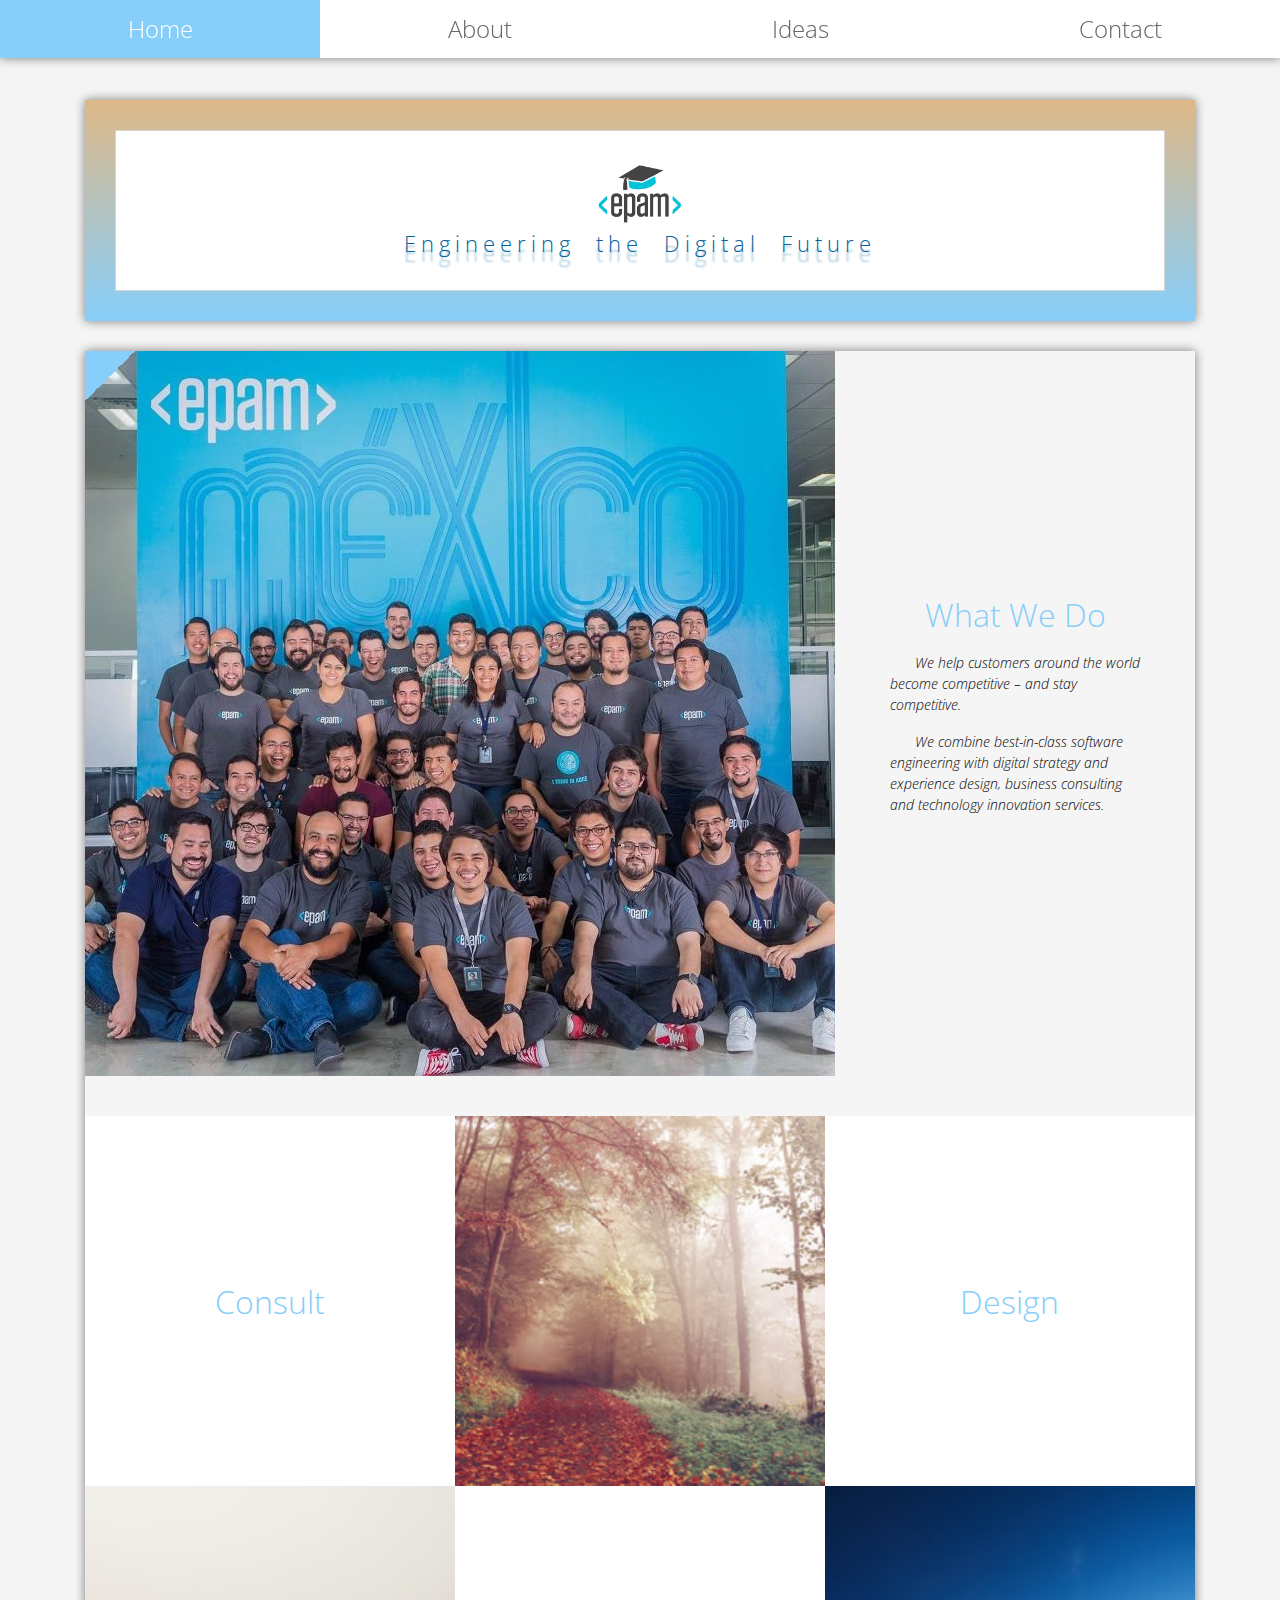
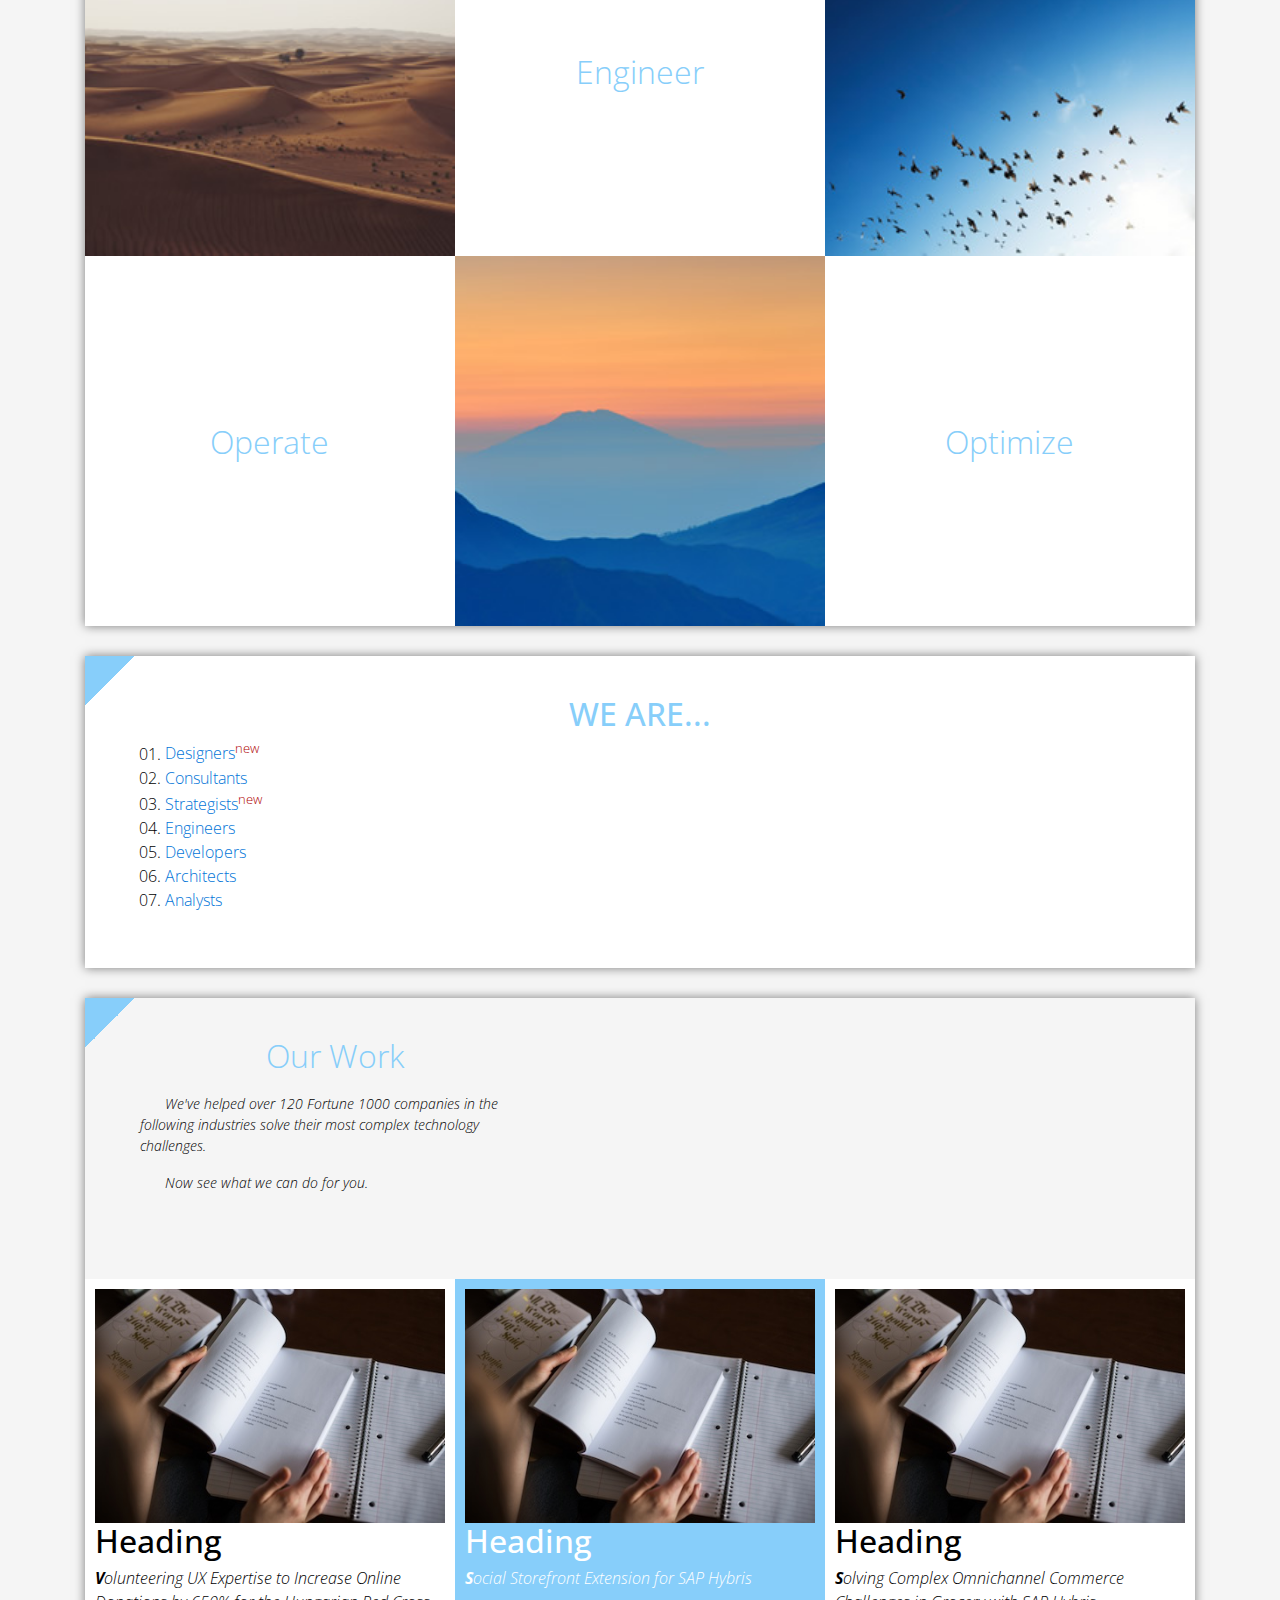
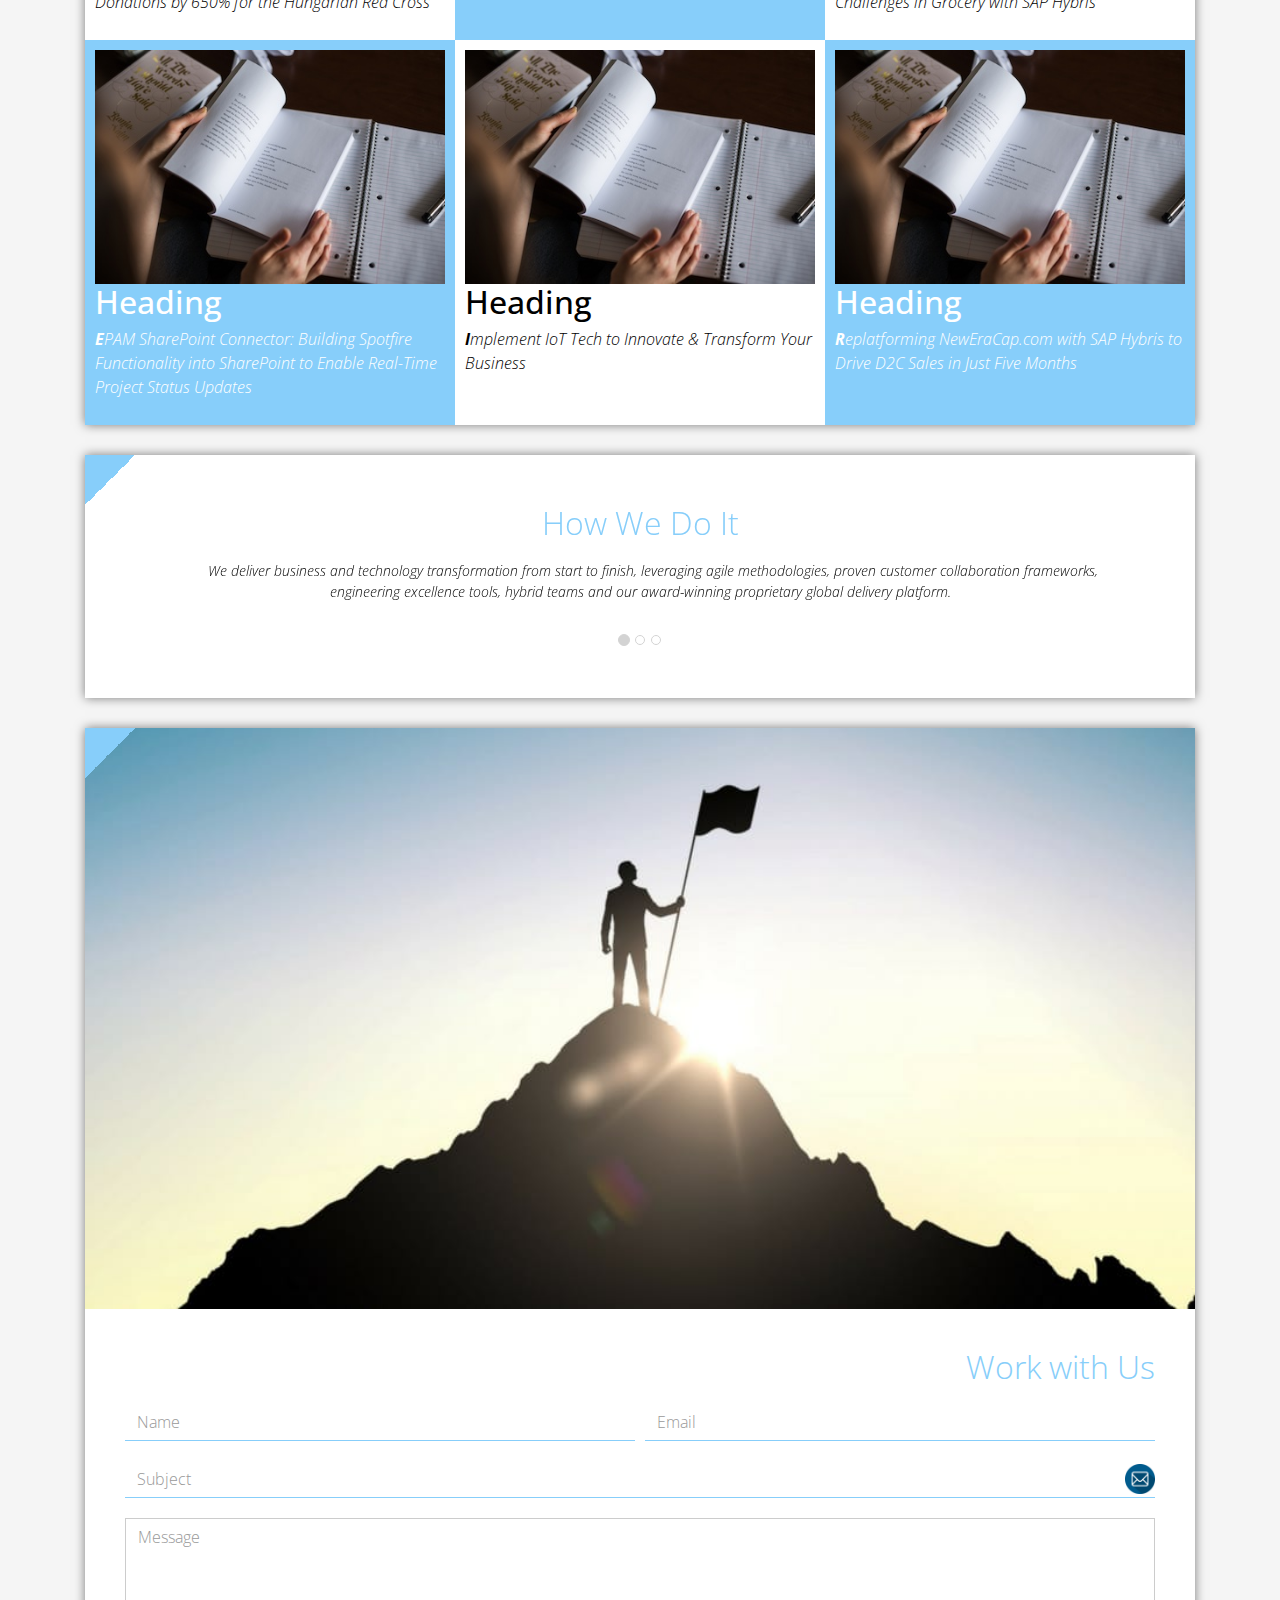
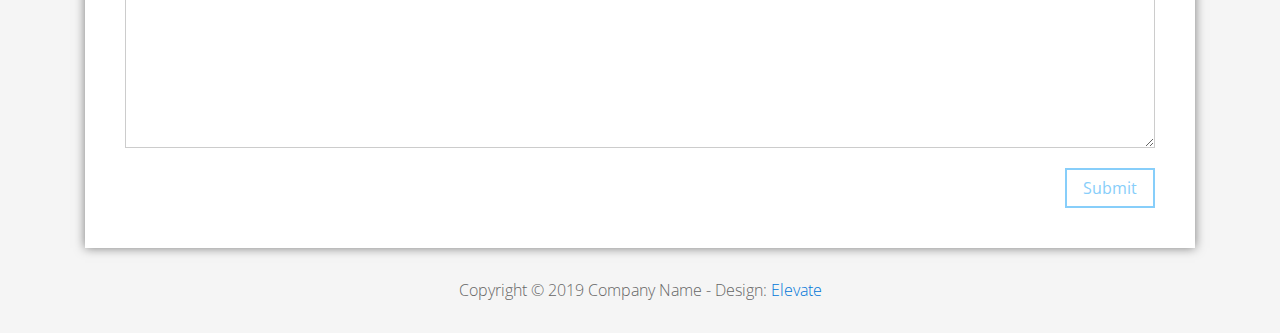
<file: FL13_HW2/homework/index.html>
<!DOCTYPE html>
<html lang="en">
<head>
  <meta charset="utf-8">
  <meta http-equiv="X-UA-Compatible" content="IE=edge">
  <meta name="viewport" content="width=device-width, initial-scale=1">

  <title>CSS Basics HW</title>



  <!-- load stylesheets -->
  <link rel="stylesheet" href="http://fonts.googleapis.com/css?family=Open+Sans:300,400">
  <!-- Google web font "Open Sans" -->
  <link rel="stylesheet" href="css/bootstrap.min.css">
  <!-- Bootstrap style -->
  <link rel="stylesheet" href="css/general.css">
  <link rel="stylesheet" href="css/style.css">
  <!-- Templatemo style -->
</head>

<body>
<div class="container">

  <div class="tm-sidebar">
    <nav class="tm-main-nav">
      <ul>
        <li class="tm-nav-item"><a href="#home" class="tm-nav-item-link">Home</a></li>
        <li class="tm-nav-item"><a href="#about" class="tm-nav-item-link">About</a></li>
        <li class="tm-nav-item"><a href="#ideas" class="tm-nav-item-link">Ideas</a></li>
        <li class="tm-nav-item"><a href="#contact" class="tm-nav-item-link">Contact</a></li>
      </ul>
    </nav>
  </div>

  <div class="tm-main-content">

    <div id="home" class="tm-content-box tm-content-header margin-b-10">
      <div class="tm-banner">
        <div class="tm-banner-inner">
          <img src="img/epam_logo.png" width="100" alt="">
          <p class="tm-banner-text">Engineering the Digital Future</p>
        </div>
      </div>
    </div>

    <section>
      <div class="padding-medium flex-2-col">

        <div class="padding-medium flex-item tm-team-description-container flex-item">
          <h2 class="tm-section-title">What We Do</h2>
          <p class="tm-section-description">We help customers around the world become competitive – and stay competitive.</p>
          <p class="tm-section-description"> We combine best-in-class software engineering with digital strategy and experience design, business consulting and technology innovation services.</p>
        </div>
        <div class="flex-item tm-team-img">
          <img src="img/epam-mexico.jpg" alt="epam-mexico">
        </div>

      </div>

      <div id="about" class="tm-content-box">

        <ul class="boxes gallery-container">
          <li class="box box-bg">
            <h2 class="tm-section-title tm-section-title-box tm-box-bg-title">Consult</h2>
          </li>
          <li class="box">
            <a href="img/idea-large-01.jpg">
              <img src="img/idea-01.jpg" alt="Image" class="img-fluid thumbnail box-img">
            </a>
          </li>
          <li class="box box-bg">
            <h2 class="tm-section-title tm-section-title-box tm-box-bg-title">Design</h2>
          </li>
          <li class="box">
            <a href="img/idea-large-02.jpg">
              <img src="img/idea-02.jpg" alt="Image" class="img-fluid thumbnail box-img">
            </a>
          </li>
          <li class="box box-bg">
            <h2 class="tm-section-title tm-section-title-box tm-box-bg-title">Engineer</h2>
          </li>
          <li class="box">
            <a href="img/idea-large-03.jpg">
              <img src="img/idea-03.jpg" alt="Image" class="img-fluid thumbnail box-img">
            </a>
          </li>
          <li class="box box-bg">
            <h2 class="tm-section-title tm-section-title-box tm-box-bg-title">Operate</h2>
          </li>
          <li class="box">
            <a href="img/idea-large-04.jpg">
              <img src="img/idea-04.jpg" alt="Image" class="img-fluid thumbnail box-img">
            </a>
          </li>
          <li class="box box-bg">
            <h2 class="tm-section-title tm-section-title-box tm-box-bg-title">Optimize</h2>
          </li>
        </ul>

      </div>

    </section>

    <!-- slider -->
    <section class="heading tm-content-box">
      <div class="padding-medium">
        <h2> WE ARE...</h2>
        <ol>
          <li><a href="index.html" class="text">Designers</a></li>
          <li><a href="index.html">Consultants</a></li>
          <li><a href="#" class="text">Strategists</a></li>
          <li><a href="#">Engineers</a></li>
          <li><a href="#">Developers</a></li>
          <li><a href="#">Architects</a></li>
          <li><a href="#">Analysts</a></li>
        </ol>
      </div>
    </section>

    <section class="blocks">
      <div class="padding-medium flex-item tm-team-description-container">
        <h2 class="tm-section-title">Our Work</h2>
        <p class="tm-section-description">We've helped over 120 Fortune 1000 companies in the following industries solve their most complex technology challenges. </p>
        <p class="tm-section-description"> Now see what we can do for you.</p>
      </div>
      <div class="tm-content-box flex-2-col">
      </div>
      <div  class="tm-content-box">
        <ul class="boxes gallery-container">
          <li class="box box-work">
            <img src="img/study.jpeg" alt="Image" class="img-fluid">
            <div>
              <h2>Heading</h2>
              <p>Volunteering UX Expertise to Increase Online Donations by 650% for the Hungarian Red Cross</p>
            </div>
          </li>
          <li class="box box-work">
            <img src="img/study.jpeg" alt="Image" class="img-fluid">
            <div>
              <h2>Heading</h2>
              <p>Social Storefront Extension for SAP Hybris</p>
            </div>
          </li>
          <li class="box box-work">
            <img src="img/study.jpeg" alt="Image" class="img-fluid">
            <div>
              <h2>Heading</h2>
              <p>Solving Complex Omnichannel Commerce Challenges in Grocery with SAP Hybris</p>
            </div>
          </li>
          <li class="box box-work">
            <img src="img/study.jpeg" alt="Image" class="img-fluid">
            <div>
              <h2>Heading</h2>
              <p>EPAM SharePoint Connector: Building Spotfire Functionality into SharePoint to Enable Real-Time Project Status Updates</p>
            </div>
          </li>
          <li class="box box-work">
            <img src="img/study.jpeg" alt="Image" class="img-fluid">
            <div>
              <h2>Heading</h2>
              <p>Implement IoT Tech to Innovate &amp; Transform Your Business</p>
            </div>
          </li>
          <li class="box box-work">
            <img src="img/study.jpeg" alt="Image" class="img-fluid">
            <div>
              <h2>Heading</h2>
              <p>Replatforming NewEraCap.com with SAP Hybris to Drive D2C Sales in Just Five Months</p>
            </div>
          </li>
        </ul>

      </div>
    </section>

    <section id="ideas">
      <div id="tmCarousel" class="carousel slide tm-content-box" data-ride="carousel">

        <ol class="carousel-indicators">
          <li data-target="#tmCarousel" data-slide-to="0" class="active"></li>
          <li data-target="#tmCarousel" data-slide-to="1" class=""></li>
          <li data-target="#tmCarousel" data-slide-to="2" class=""></li>
        </ol>

        <div class="carousel-inner" role="listbox">

          <div class="carousel-item active">
            <div class="carousel-content">
              <div class="flex-item">
                <h2 class="tm-section-title">How We Do It</h2>
                <p class="tm-section-description carousel-description">We deliver business and technology transformation from start to finish, leveraging agile methodologies, proven customer collaboration frameworks, engineering excellence tools, hybrid teams and our award-winning proprietary global delivery platform.</p>
              </div>
            </div>
          </div>

          <div class="carousel-item">
            <div class="carousel-content">
              <div class="flex-item">
                <h2 class="tm-section-title">Our Clients</h2>
                <p class="tm-section-description carousel-description">Lorem ipsum dolor sit amet,
                  consectetur adipiscing elit. Quisque vel nisi pharetra nibh varius pharetra ac
                  sagittis nisi. Etiam pharetra vestibulum hendrerit. Pellentesque interdum metus
                  sed massa rutrum.</p>
              </div>
            </div>
          </div>

          <div class="carousel-item">
            <div class="carousel-content">
              <div class="flex-item">
                <h2 class="tm-section-title">Our Projects</h2>
                <p class="tm-section-description carousel-description">Donec ex libero, fringilla
                  vitae purus sit amet, rhoncus pharetra lorem. Pellentesque id sem id lacus
                  ultricies vehicula. Aliquam rutrum mi non. Pellentesque interdum metus sed massa
                  rutrum.</p>
              </div>
            </div>
          </div>

        </div>

      </div>
    </section>

    <section class="tm-content-box">
      <img src="img/contact-us.jpg" alt="Contact image" class="img-fluid img-contact-us">

      <div id="contact" class="padding-medium">
        <h2 class="tm-section-title">Work with Us</h2>
        <form action="#contact" method="get" class="contact-form">

          <div class="form-group col-xs-12 col-sm-12 col-md-6 col-lg-6 form-group-2-col-left">
            <input type="text" id="contact_name" name="contact_name" class="form-control"
                   placeholder="Name" required/>
          </div>
          <div class="form-group col-xs-12 col-sm-12 col-md-6 col-lg-6 form-group-2-col-right mandatory-field">
            <input type="email" id="contact_email" name="contact_email" class="form-control"
                   placeholder="Email" required/>
          </div>
          <div class="form-group">
            <input type="text" id="contact_subject" name="contact_subject" class="form-control"
                   placeholder="Subject" required/>
          </div>
          <div class="form-group">
            <textarea id="contact_message" name="contact_message" class="form-control" rows="9"
                      placeholder="Message" required></textarea>
          </div>

          <button type="submit" class="btn btn-primary submit-btn">Submit</button>

        </form>
      </div>
    </section>

    <footer class="tm-footer">
      <p class="text-xs-center">Copyright &copy; 2019 Company Name

        - Design: <a rel="nofollow" href="http://www.templatemo.com/tm-481-elevate"
                     target="_parent">Elevate</a></p>
    </footer>

  </div>

</div>

</body>
</html>
</file>
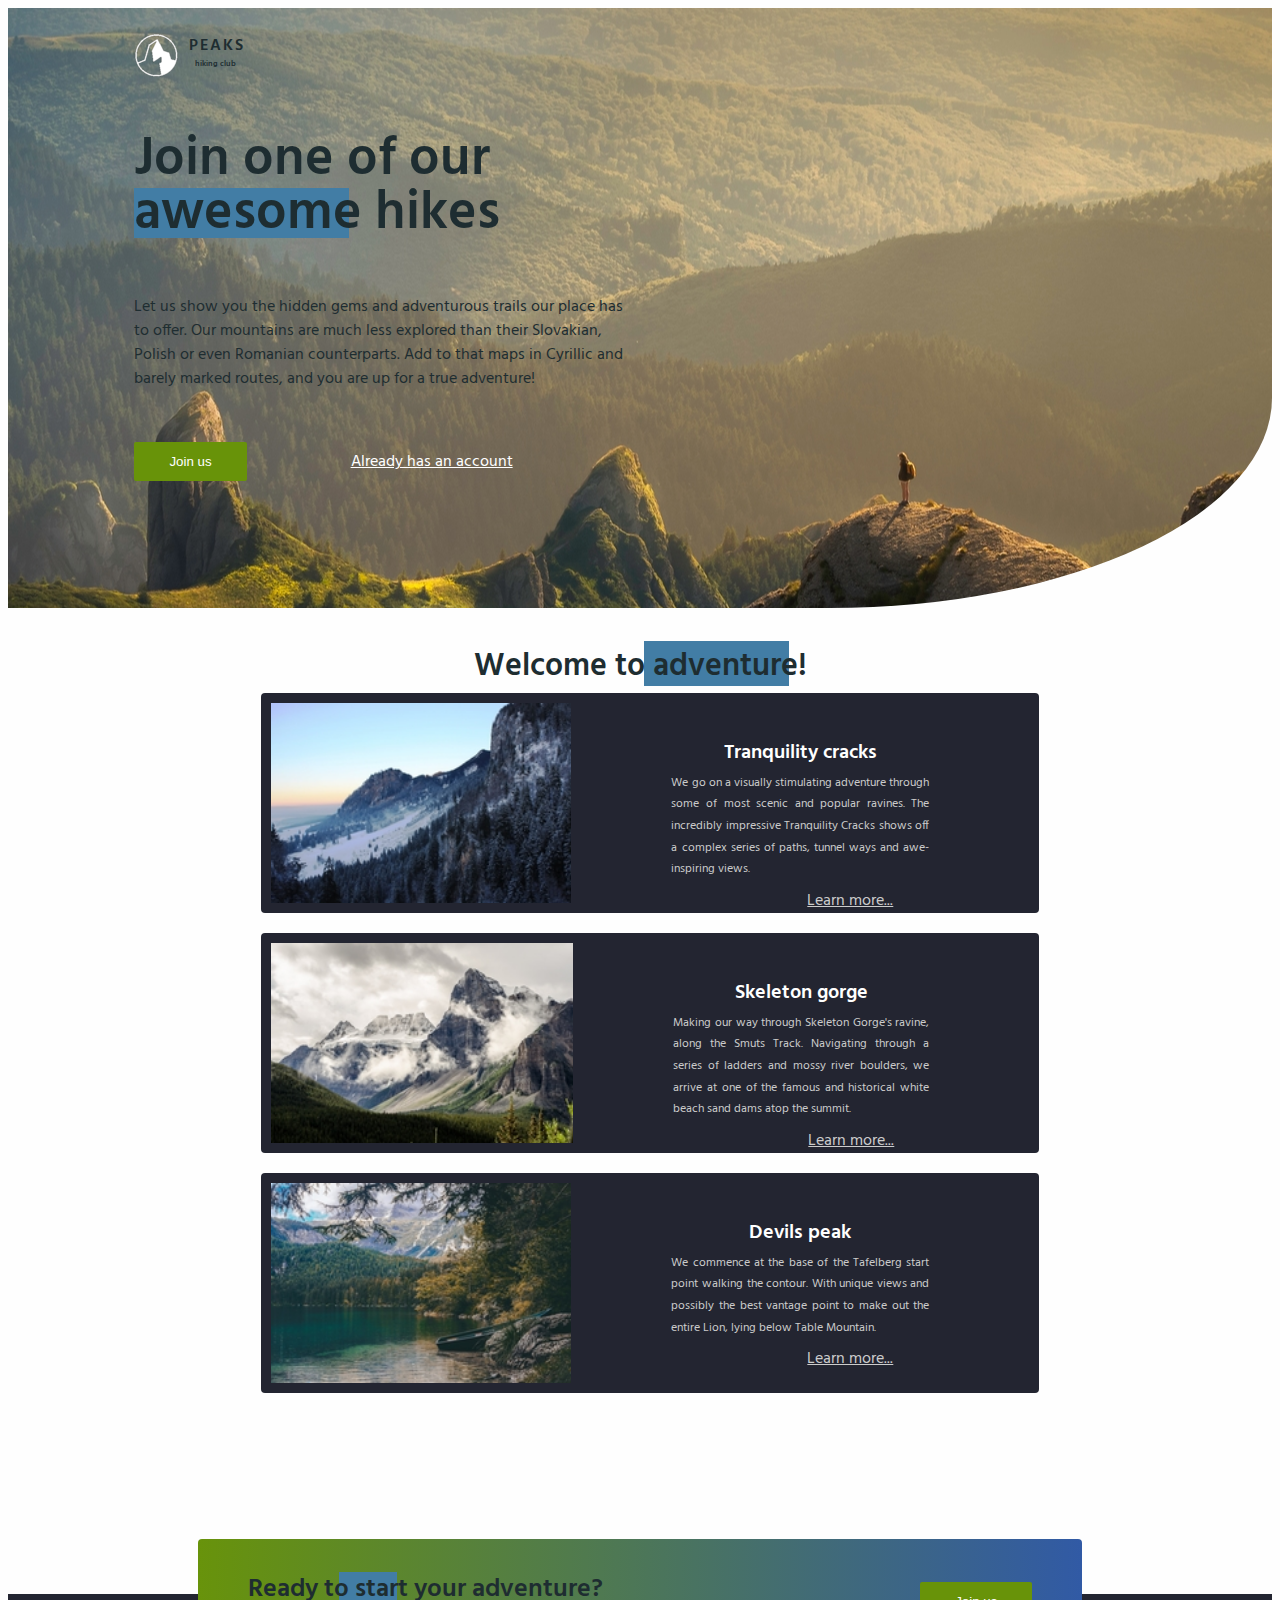
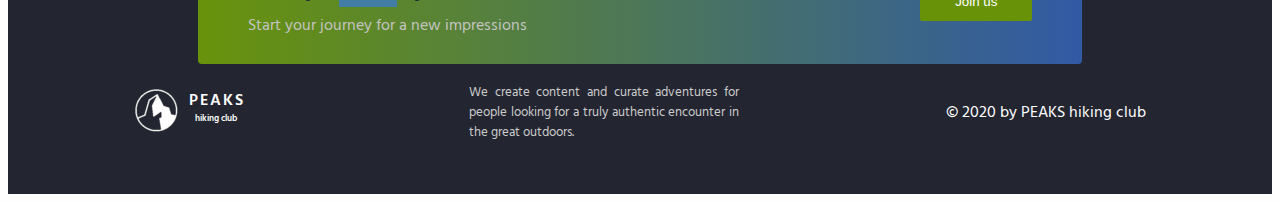
<file: FL13_HW3/homework/index.html>
<!DOCTYPE html>
<html lang="en">

<head>
    <meta charset="UTF-8">
    <meta name="viewport" content="width=device-width, initial-scale=1.0">
    <meta http-equiv="X-UA-Compatible" content="ie=edge">
    <link href="https://fonts.googleapis.com/css?family=Hind:400,600%7CSource+Sans+Pro:400,600,700%7CFresca"
          rel="stylesheet"/>

    <!-- Styles should be switched here: -->

    <link rel="stylesheet" type="text/css" href="css/style1.css">
        <!-- <link rel="stylesheet" type="text/css" href="css/style2.css"> -->

    <title>PEAKS hiking club</title>
</head>

<body>
<header class="header">
    <div class="header-wrap">
        <div class="landing-logo">
            <img src="img/m-logo.png" alt="logo"/>
            <p>PEAKS<span>hiking club</span></p>
        </div>
        <p class="header_heading">
            Join one of our awesome hikes
        </p>
        <p class="header_text">
            Let us show you the hidden gems and adventurous trails our place has to offer.
            Our mountains are much less explored than their Slovakian,
            Polish or even Romanian counterparts. Add to that maps in Cyrillic and barely marked routes,
            and you are up for a true adventure!
        </p>
        <div>
            <button class="header_button">Join us</button>
            <a href="#" class="login">Already has an account</a>
        </div>
    </div>
</header>
<main class="section">
    <p class="section_text">
        Welcome to adventure!
    </p>
    <div class="section_card_wrap">
        <div class="section_card">
            <img class="section_card_img"
                 src="img/m-1.jpg"
                 alt="experts"/>
            <div class="section_card_right_container">
                <p class="section_card_heading">
                    Tranquility cracks
                </p>
                <p class="section_card_text">
                    We go on a visually stimulating adventure through some of most scenic and popular ravines.
                    The incredibly impressive Tranquility Cracks shows off a complex series of paths, tunnel ways and
                    awe-inspiring views.
                </p>
                <a href="#" class="section_link">Learn more...</a>
            </div>
        </div>
        <div class="section_card">
            <img class="section_card_img"
                 src="img/m-2.jpg"
                 alt="content formats"/>
            <div class="section_card_right_container">
                <p class="section_card_heading">
                    Skeleton gorge
                </p>
                <p class="section_card_text">
                    Making our way through Skeleton Gorge's ravine, along the Smuts Track.
                    Navigating through a series of ladders and mossy river boulders, we arrive at one of the famous and
                    historical white beach sand dams atop the summit.
                </p>
                <a href="#" class="section_link">Learn more...</a>
            </div>
        </div>
        <div class="section_card">
            <img class="section_card_img"
                 src="img/m-3.jpg"
                 alt="certificate"/>
            <div class="section_card_right_container">
                <p class="section_card_heading">
                    Devils peak
                </p>
                <p class="section_card_text">
                    We commence at the base of the Tafelberg start point walking the contour.
                    With unique views and possibly the best vantage point to make out the entire Lion, lying below Table
                    Mountain.
                </p>
                <a href="#" class="section_link">Learn more...</a>
            </div>
        </div>
    </div>
    <div class="section_banner">
        <div class="section_banner_text_wrap">
            <p class="section_banner_heading">
                Ready to start your adventure?
            </p>
            <p class="section_banner_text">
                Start your journey for a new impressions
            </p>
        </div>
        <button class="section_banner_button">Join us</button>
    </div>
</main>
<footer class="footer">
    <div class="footer-wrap">
        <div class="footer_logo landing-logo">
            <img src="img/m-logo.png" alt="logo"/>
            <p>PEAKS<span>hiking club</span></p>
        </div>
        <p class="footer_text">
            We create content and curate adventures for people looking for a truly authentic encounter in the great
            outdoors.
        </p>
        <span class="footer-cr">
          &copy; 2020 by PEAKS hiking club
        </span>
    </div>
</footer>
</body>

</html>
</file>
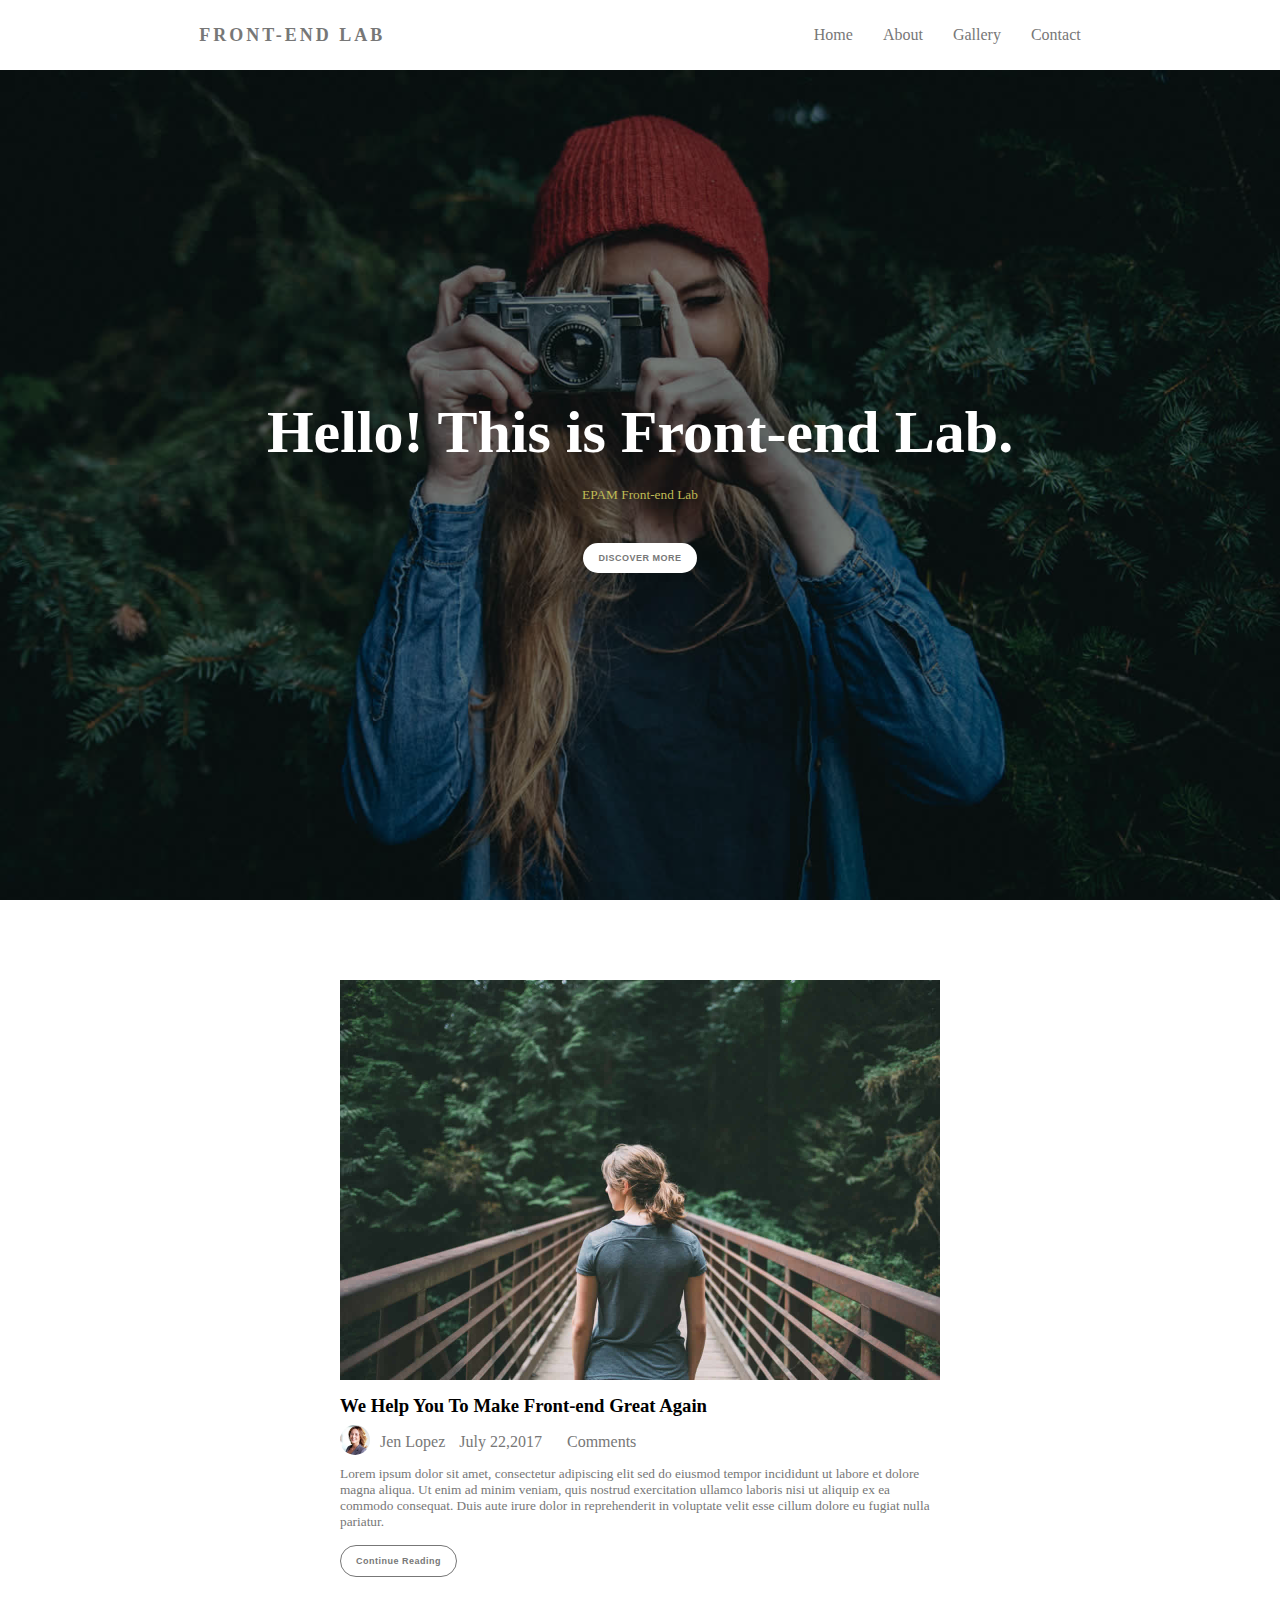
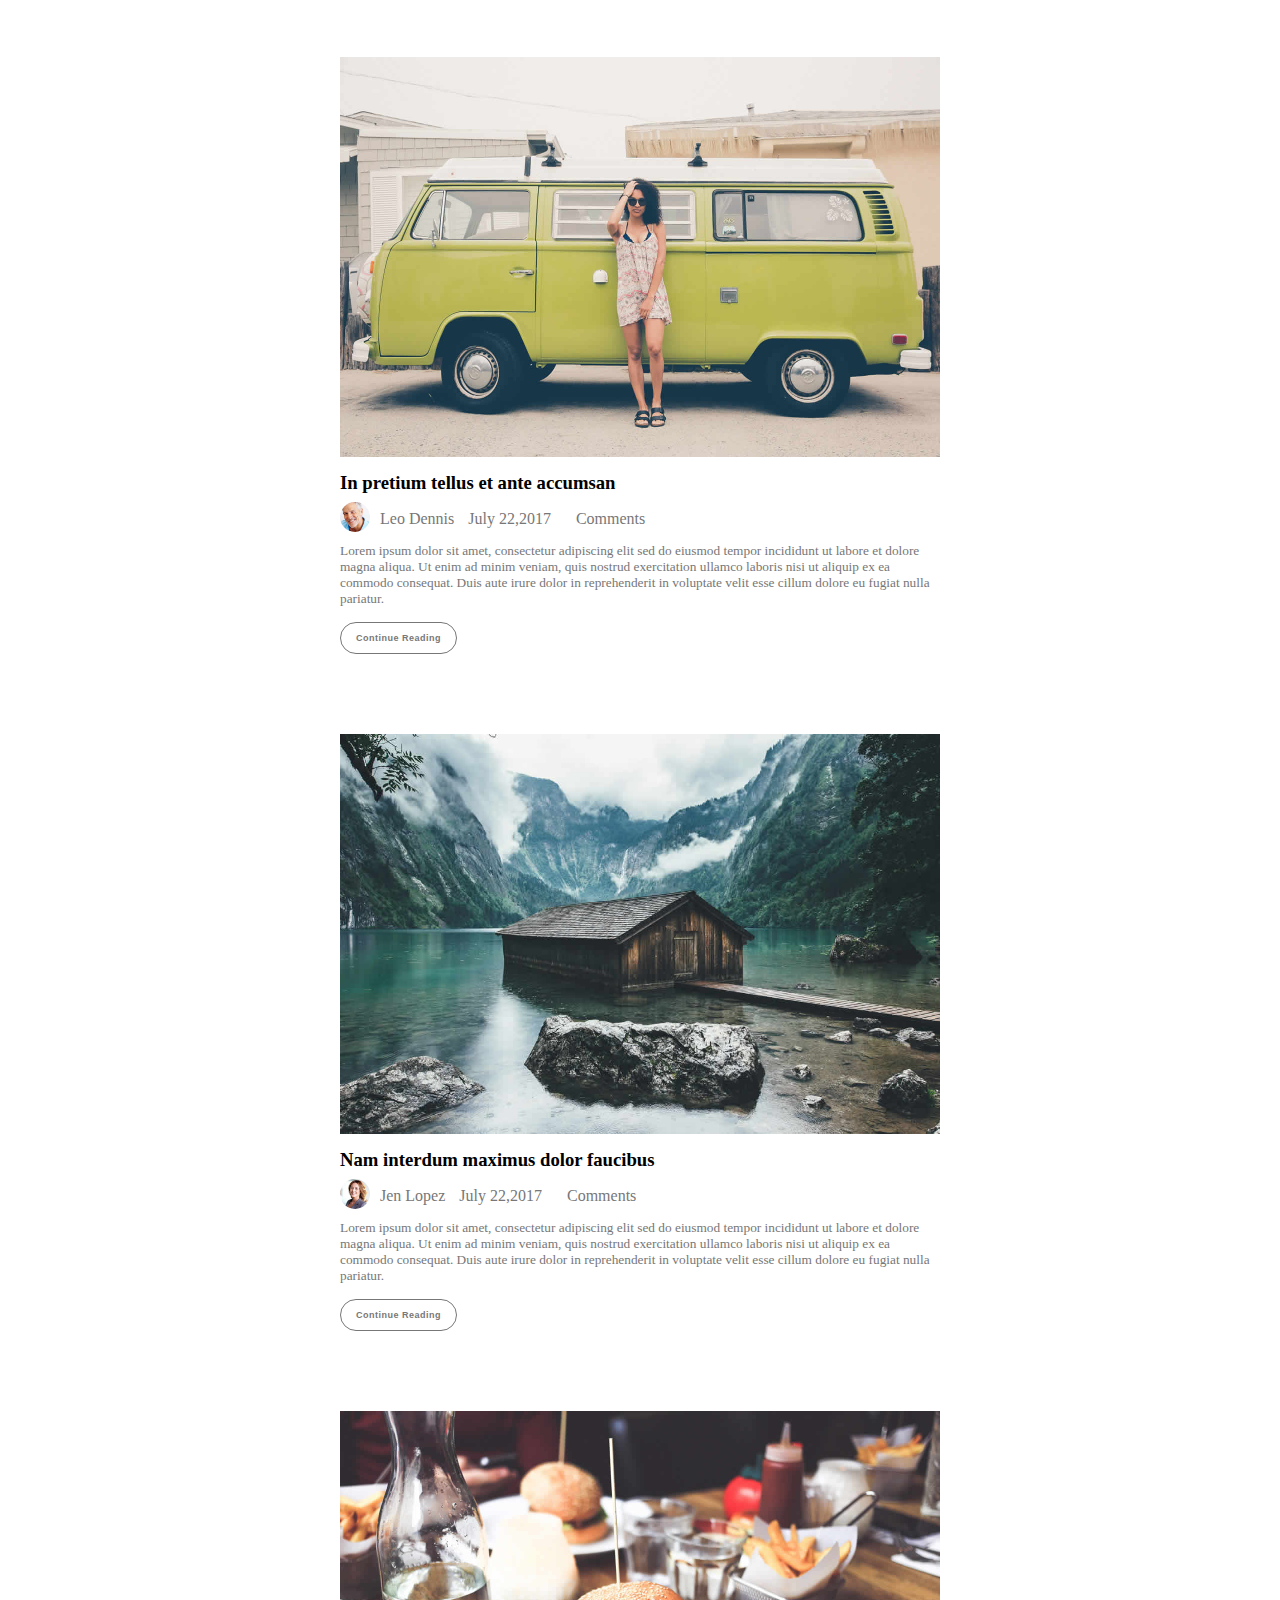
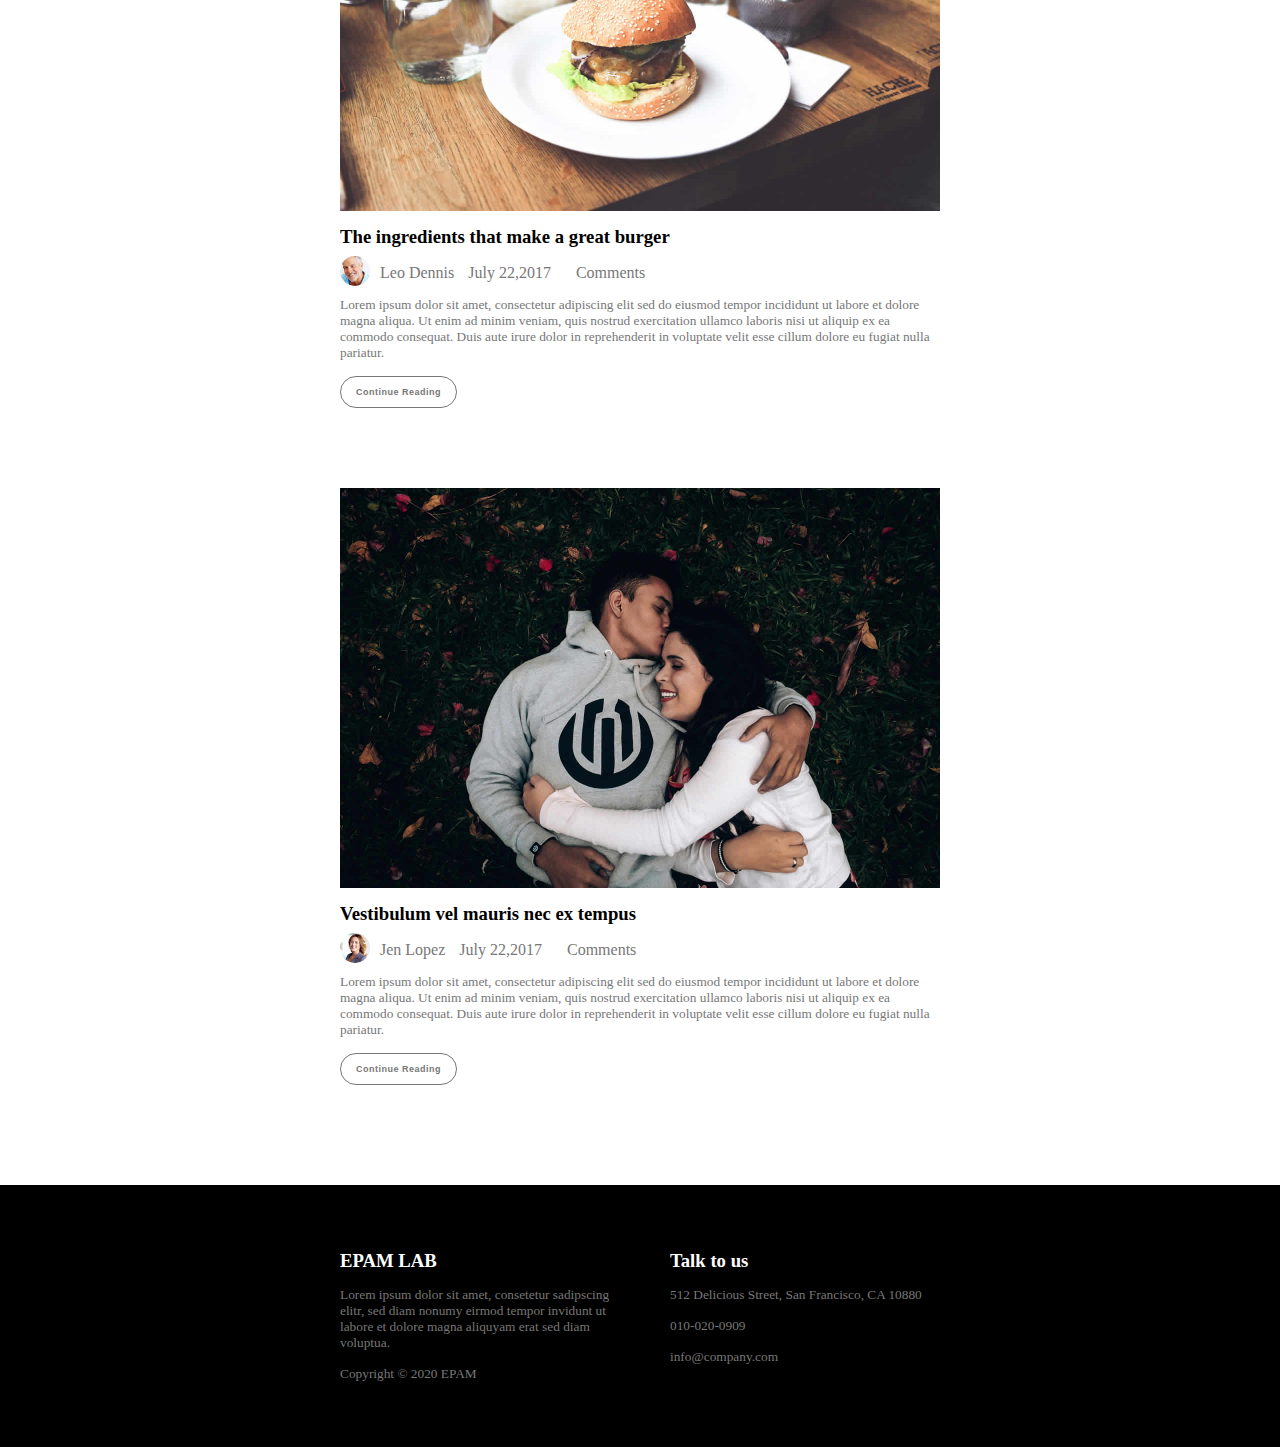
<file: FL13_HW4/homework/index.html>
<!DOCTYPE html>
<html lang="en">

<head>
    <meta charset="UTF-8" />
    <meta name="viewport" content="width=device-width, initial-scale=1.0" />
    <title>Document</title>
    <link rel="stylesheet" href="css/style.css" />
</head>

<body>
    <header>
        <div class="top">
            <div class="logo grey">Front-end Lab</div>
            <nav>
                <ol class="grey">
                    <li>Home</li>
                    <li>About</li>
                    <li>Gallery</li>
                    <li>Contact</li>
                </ol>
            </nav>
        </div>
        <div class="bigImage">
            <div class="dark"></div>
            <h1>Hello! This is Front-end Lab.</h1>
            <p>EPAM Front-end Lab</p>
            <button type="button" class="grey button">Discover More</button>
        </div>
    </header>
    <main>
        <section>
            <div class="image">
                <img src="img/blog-image1.jpg" alt="" />
            </div>
            <h3>We Help You To Make Front-end Great Again</h3>
            <div class="info grey">
                <span class="woman people">Jen Lopez</span>
                <span>July 22,2017</span>
                <span class="message">Comments</span>
            </div>
            <p class="text grey">
                Lorem ipsum dolor sit amet, consectetur adipiscing elit sed do eiusmod
                tempor incididunt ut labore et dolore magna aliqua. Ut enim ad minim
                veniam, quis nostrud exercitation ullamco laboris nisi ut aliquip ex
                ea commodo consequat. Duis aute irure dolor in reprehenderit in
                voluptate velit esse cillum dolore eu fugiat nulla pariatur.
            </p>
            <button type="button" class="grey button buttonBorder">
                Continue Reading
            </button>
        </section>
        <section>
            <div class="image">
                <img src="img/blog-image2.jpg" alt="" />
            </div>
            <h3>In pretium tellus et ante accumsan</h3>
            <div class="info grey">
                <span class="man people">Leo Dennis</span>
                <span>July 22,2017</span>
                <span class="message">Comments</span>
            </div>
            <p class="text grey">
                Lorem ipsum dolor sit amet, consectetur adipiscing elit sed do eiusmod
                tempor incididunt ut labore et dolore magna aliqua. Ut enim ad minim
                veniam, quis nostrud exercitation ullamco laboris nisi ut aliquip ex
                ea commodo consequat. Duis aute irure dolor in reprehenderit in
                voluptate velit esse cillum dolore eu fugiat nulla pariatur.
            </p>
            <button type="button" class="grey button buttonBorder">
                Continue Reading
            </button>
        </section>
        <section>
            <div class="image">
                <img src="img/blog-image3.jpg" alt="" />
            </div>
            <h3>Nam interdum maximus dolor faucibus</h3>
            <div class="info grey">
                <span class="woman people">Jen Lopez</span>
                <span>July 22,2017</span>
                <span class="message">Comments</span>
            </div>
            <p class="text grey">
                Lorem ipsum dolor sit amet, consectetur adipiscing elit sed do eiusmod
                tempor incididunt ut labore et dolore magna aliqua. Ut enim ad minim
                veniam, quis nostrud exercitation ullamco laboris nisi ut aliquip ex
                ea commodo consequat. Duis aute irure dolor in reprehenderit in
                voluptate velit esse cillum dolore eu fugiat nulla pariatur.
            </p>
            <button type="button" class="grey button buttonBorder">
                Continue Reading
            </button>
        </section>
        <section>
            <div class="image">
                <img src="img/blog-image4.jpg" alt="" />
            </div>
            <h3>The ingredients that make a great burger</h3>
            <div class="info grey">
                <span class="man people">Leo Dennis</span>
                <span>July 22,2017</span>
                <span class="message">Comments</span>
            </div>
            <p class="text grey">
                Lorem ipsum dolor sit amet, consectetur adipiscing elit sed do eiusmod
                tempor incididunt ut labore et dolore magna aliqua. Ut enim ad minim
                veniam, quis nostrud exercitation ullamco laboris nisi ut aliquip ex
                ea commodo consequat. Duis aute irure dolor in reprehenderit in
                voluptate velit esse cillum dolore eu fugiat nulla pariatur.
            </p>
            <button type="button" class="grey button buttonBorder">
                Continue Reading
            </button>
        </section>
        <section>
            <div class="image">
                <img src="img/blog-image5.jpg" alt="" />
            </div>
            <h3>Vestibulum vel mauris nec ex tempus</h3>
            <div class="info grey">
                <span class="woman people">Jen Lopez</span>
                <span>July 22,2017</span>
                <span class="message">Comments</span>
            </div>
            <p class="text grey">
                Lorem ipsum dolor sit amet, consectetur adipiscing elit sed do eiusmod
                tempor incididunt ut labore et dolore magna aliqua. Ut enim ad minim
                veniam, quis nostrud exercitation ullamco laboris nisi ut aliquip ex
                ea commodo consequat. Duis aute irure dolor in reprehenderit in
                voluptate velit esse cillum dolore eu fugiat nulla pariatur.
            </p>
            <button type="button" class="grey button buttonBorder">
                Continue Reading
            </button>
        </section>
    </main>
    <footer>
        <section>
            <div class="epam">
                <h3>EPAM LAB</h3>
                <p>
                    Lorem ipsum dolor sit amet, consetetur sadipscing elitr, sed diam
                    nonumy eirmod tempor invidunt ut labore et dolore magna aliquyam
                    erat sed diam voluptua.
                </p>
                <p>Copyright © 2020 EPAM</p>
            </div>
            <div class="epam">
                <h3>Talk to us</h3>
                <p>512 Delicious Street, San Francisco, CA 10880</p>
                <p>010-020-0909</p>
                <p>info@company.com</p>
            </div>
        </section>
    </footer>
</body>

</html>
</file>
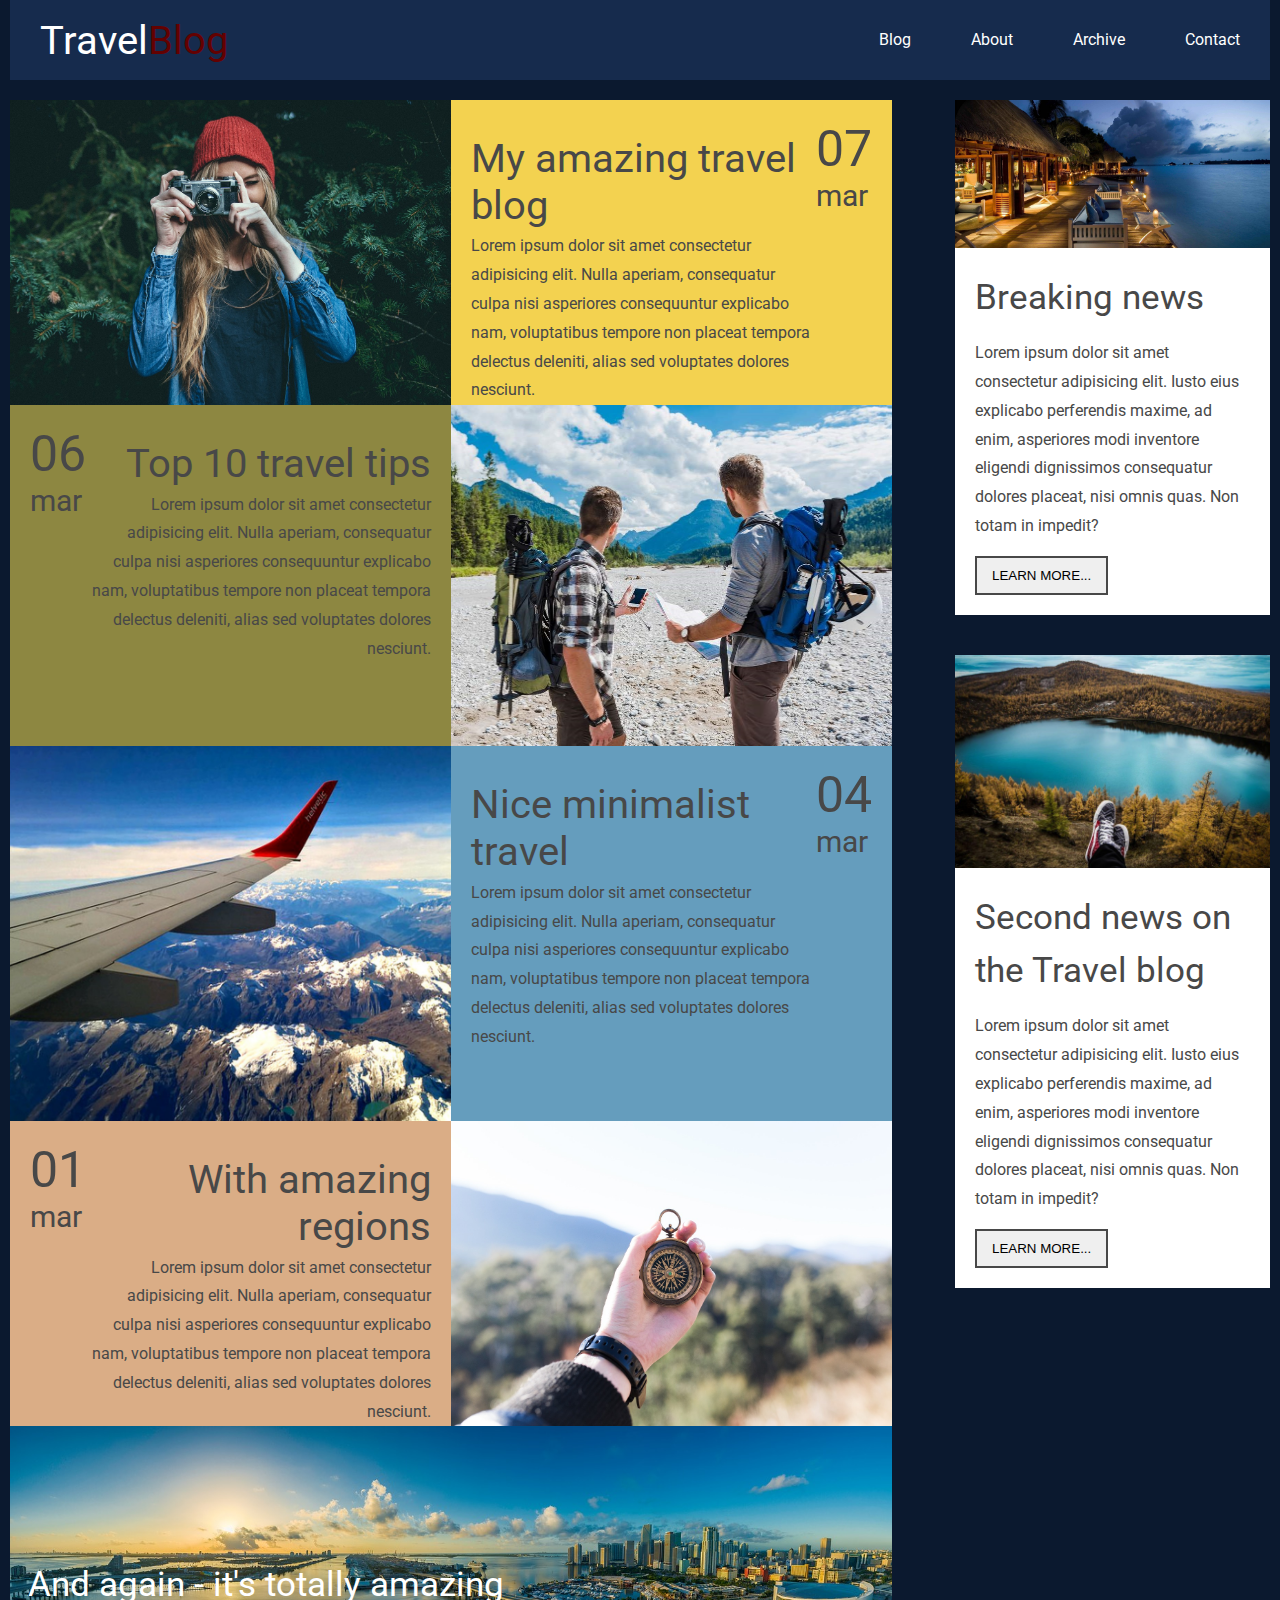
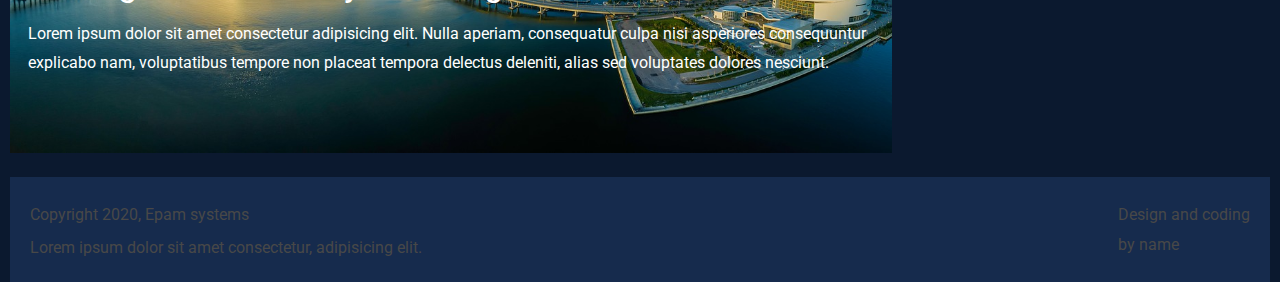
<file: FL13_HW5/homework/index.html>
<!DOCTYPE html>
<html lang="en">

<head>
  <meta charset="UTF-8">
  <meta name="viewport" content="width=device-width, initial-scale=1.0">
  <meta http-equiv="X-UA-Compatible" content="ie=edge">
  <link rel="stylesheet" href="./css/styles.css">
  <link href='https://fonts.googleapis.com/css?family=Roboto:400,100,300,700&subset=latin,latin-ext' rel='stylesheet'
    type='text/css'>
  <title>Responsive</title>
</head>

<body>
  <header>
    <div class="logo">Travel<span>Blog</span></div>
    <nav>
      <ol>
        <li>Menu</li>
        <li>Blog</li>
        <li>About</li>
        <li>Archive</li>
        <li>Contact</li>
      </ol>
    </nav>
  </header>
  <main>
    <div class="left">

      <div class="col">
        <div class="image">
          <img alt="picture" src="img/post1.jpg">
        </div>
        <div class="post post-1">
          <div class="wrapPost">
            <div class="text">
              <p class="big">My amazing travel blog</p>
              <p class="small">Lorem ipsum dolor sit amet consectetur adipisicing elit. Nulla aperiam, consequatur culpa
                nisi asperiores consequuntur explicabo nam, voluptatibus tempore non placeat tempora delectus deleniti,
                alias sed voluptates dolores nesciunt.</p>
            </div>
            <div class="data">
              <p class="number">07</p>
              <p class="month">mar</p>
            </div>
          </div>
        </div>
      </div>

      <div class="col">
        <div class="image">
          <img alt="picture" src="img/post2.jpg">
        </div>
        <div class="post post-2">
          <div class="wrapPost">
            <div class="text">
              <p class="big">Top 10 travel tips</p>
              <p class="small">Lorem ipsum dolor sit amet consectetur adipisicing elit. Nulla aperiam, consequatur culpa
                nisi asperiores consequuntur explicabo nam, voluptatibus tempore non placeat tempora delectus deleniti,
                alias sed voluptates dolores nesciunt.</p>
            </div>
            <div class="data">
              <p class="number">06</p>
              <p class="month">mar</p>
            </div>
          </div>
        </div>
      </div>


      <div class="col">
        <div class="image">
          <img alt="picture" src="img/post3.jpg">
        </div>
        <div class="post post-3">
          <div class="wrapPost">
            <div class="text">
              <p class="big">Nice minimalist travel</p>
              <p class="small">Lorem ipsum dolor sit amet consectetur adipisicing elit. Nulla aperiam, consequatur culpa
                nisi asperiores consequuntur explicabo nam, voluptatibus tempore non placeat tempora delectus deleniti,
                alias sed voluptates dolores nesciunt.</p>
            </div>
            <div class="data">
              <p class="number">04</p>
              <p class="month">mar</p>
            </div>
          </div>
        </div>
      </div>

      <div class="col">
        <div class="image">
          <img alt="picture" src="img/post4.jpg">
        </div>
        <div class="post post-4">
          <div class="wrapPost">
            <div class="text">
              <p class="big">With amazing regions</p>
              <p class="small">Lorem ipsum dolor sit amet consectetur adipisicing elit. Nulla aperiam, consequatur culpa
                nisi asperiores consequuntur explicabo nam, voluptatibus tempore non placeat tempora delectus deleniti,
                alias sed voluptates dolores nesciunt.</p>
            </div>
            <div class="data">
              <p class="number">01</p>
              <p class="month">mar</p>
            </div>
          </div>
        </div>
      </div>
      <div class="lastPost">
        <img alt="picture" src="img/post5.jpg">
        <div class="posText">
          <h2>And again - it's totally amazing</h2>
          <p class="small">Lorem ipsum dolor sit amet consectetur adipisicing elit. Nulla aperiam, consequatur culpa
            nisi asperiores
            consequuntur explicabo nam, voluptatibus tempore non placeat tempora delectus deleniti, alias sed voluptates
            dolores nesciunt.</p>
        </div>
      </div>
    </div>

    <div class="right">
      <div class="rightPost">
        <img alt="picture" src="img/news1.jpg">
        <div class="rightText">
          <h2>Breaking news</h2>
          <p class="small">Lorem ipsum dolor sit amet consectetur adipisicing elit. Iusto eius explicabo perferendis
            maxime, ad enim, asperiores modi inventore eligendi dignissimos consequatur dolores placeat, nisi omnis
            quas. Non totam in impedit?</p>
          <button type="button">LEARN MORE...</button>
        </div>
      </div>

      <div class="rightPost">
        <img alt="picture" src="img/news2.jpg">
        <div class="rightText">
          <h2>Second news on the Travel blog</h2>
          <p class="small">Lorem ipsum dolor sit amet consectetur adipisicing elit. Iusto eius explicabo perferendis
            maxime, ad enim, asperiores modi inventore eligendi dignissimos consequatur dolores placeat, nisi omnis
            quas. Non totam in impedit?</p>
          <button type="button">LEARN MORE...</button>
        </div>
      </div>
    </div>
  </main>
  <footer>
    <div class="footerLeft">
      <p class="small">Copyright 2020, Epam systems</p>
      <p class="small">Lorem ipsum dolor sit amet consectetur, adipisicing elit.</p>
    </div>
    <div class="footerRight">
      <p class="small">Design and coding</p>
      <p class="small">by name</p>
    </div>
  </footer>
</body>

</html>
</file>
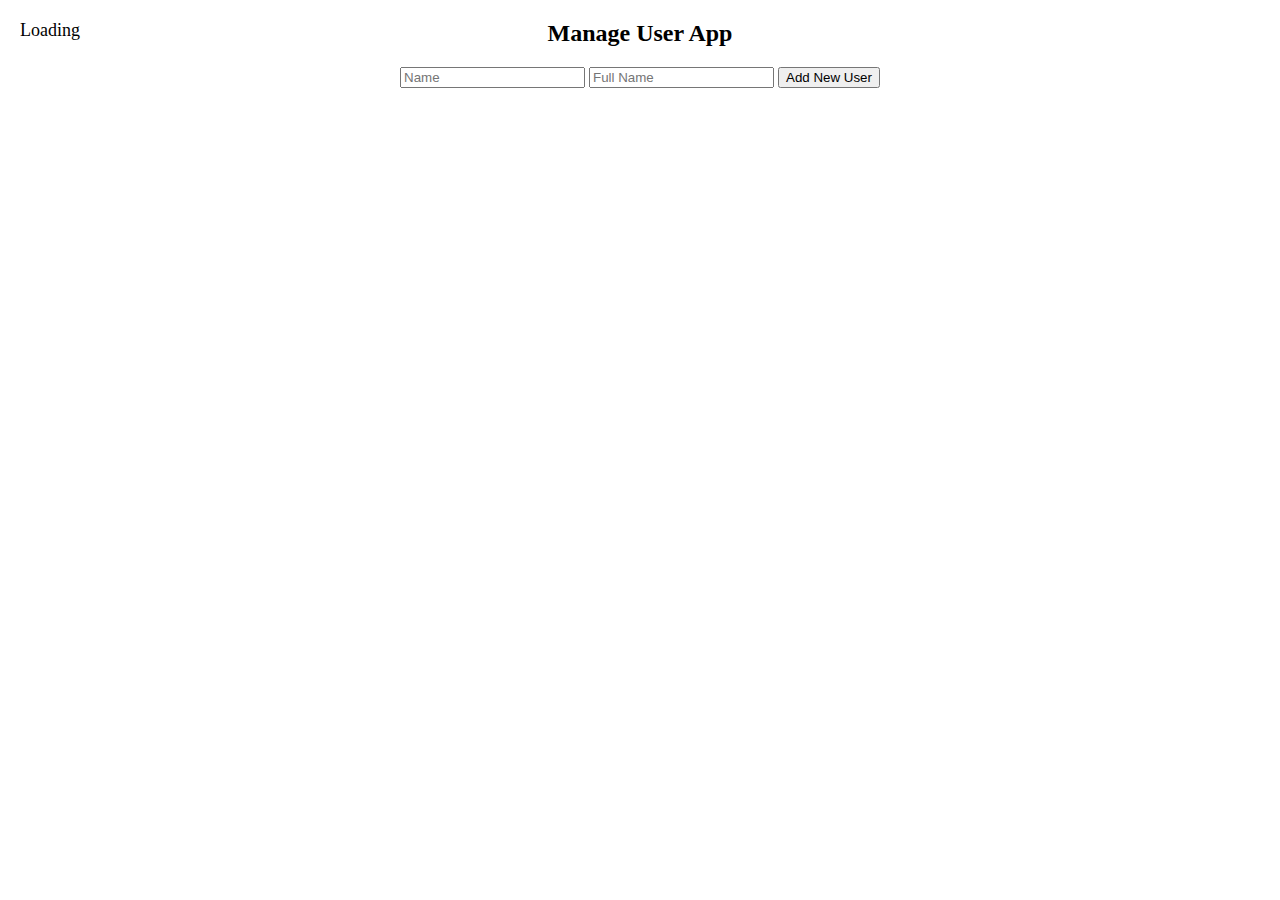
<file: FL13_HW16/homework/app/index.html>
<!DOCTYPE html>
<html lang="en">

<head>
  <meta charset="UTF-8">
  <meta name="viewport" content="width=device-width, initial-scale=1.0">
  <link rel="stylesheet" type="text/css" href="./styles/index.css">
  <title>UserList</title>
</head>

<body>
  <div id="app-container">
    <header>
      <h2>Manage User App</h2>
      <form name="f1">
        <label>
          <input type="text" placeholder="Name">
        </label>
        <label>
          <input type="text" placeholder="Full Name">
        </label>
        <button type="button">Add New User</button>
      </form>
    </header>
    <div class="container">
      <table></table>
    </div>
    <div class="loading">Loading</div>
  </div>
  <script src="./js/index.js"></script>
</body>

</html>
</file>
<file: FL13_HW1/homework/style.css>
html,body,div,span,applet,object,iframe,h1,h2,h3,h4,h5,h6,p,blockquote,pre,a,abbr,acronym,address,big,cite,code,del,dfn,em,font,img,ins,kbd,q,s,samp,small,strike,strong,sub,sup,tt,var,b,u,i,center,dl,dt,dd,ol,ul,li,fieldset,form,label,legend,table,caption,tbody,tfoot,thead,tr,th,td{background:transparent;border:0;margin:0;padding:0;vertical-align:baseline}body{line-height:1}h1,h2,h3,h4,h5,h6{clear:both;font-weight:normal}ol,ul{list-style:none}blockquote{quotes:none}blockquote:before,blockquote:after{content:'';content:none}del{text-decoration:line-through}table{border-collapse:collapse;border-spacing:0}a img{border:0}#container{float:left;margin:0 -240px 0 0;width:100%}#primary,#secondary{float:right;overflow:hidden;width:220px}#secondary{clear:right}#footer{clear:both;width:100%}.one-column #content{margin:0 auto;width:640px}.single-attachment #content{margin:0 auto;width:900px}body,input,textarea,.page-title span,.pingback a.url{font-family:Georgia,"Bitstream Charter",serif}h3#comments-title,h3#reply-title,#access .menu,#access div.menu ul,#cancel-comment-reply-link,.form-allowed-tags,#site-info,#site-title,#wp-calendar,.comment-meta,.comment-body tr th,.comment-body thead th,.entry-content label,.entry-content tr th,.entry-content thead th,.entry-meta,.entry-title,.entry-utility,#respond label,.navigation,.page-title,.pingback p,.reply,.widget-title,.wp-caption-text{font-family:"Helvetica Neue",Arial,Helvetica,"Nimbus Sans L",sans-serif}input[type="submit"]{font-family:"Helvetica Neue",Arial,Helvetica,"Nimbus Sans L",sans-serif}pre{font-family:"Courier 10 Pitch",Courier,monospace}code{font-family:Monaco,Consolas,"Andale Mono","DejaVu Sans Mono",monospace}#access .menu-header,div.menu,#colophon,#branding,#main,#wrapper{margin:0 auto;width:940px}#wrapper{background:#fff;margin-top:20px;padding:0 20px}#footer-widget-area{overflow:hidden}#footer-widget-area .widget-area{float:left;margin-right:20px;width:220px}#footer-widget-area #fourth{margin-right:0}#site-info{float:left;font-size:14px;font-weight:bold;width:700px}#site-generator{float:right;width:220px}body{background:#f1f1f1}body,input,textarea{color:#666;font-size:12px;line-height:18px}hr{background-color:#e7e7e7;border:0;clear:both;height:1px;margin-bottom:18px}p{margin-bottom:18px}ul{list-style:square;margin:0 0 18px 1.5em}ol{list-style:decimal;margin:0 0 18px 1.5em}ol ol{list-style:upper-alpha}ol ol ol{list-style:lower-roman}ol ol ol ol{list-style:lower-alpha}ul ul,ol ol,ul ol,ol ul{margin-bottom:0}dl{margin:0 0 24px 0}dt{font-weight:bold}dd{margin-bottom:18px}strong{font-weight:bold}cite,em,i{font-style:italic}big{font-size:131.25%}ins{background:#ffc;text-decoration:none}blockquote{font-style:italic;padding:0 3em}blockquote cite,blockquote em,blockquote i{font-style:normal}pre{background:#f7f7f7;color:#222;line-height:18px;margin-bottom:18px;overflow:auto;padding:1.5em}abbr,acronym{cursor:help}sup,sub{height:0;line-height:1;position:relative;vertical-align:baseline}sup{bottom:1ex}sub{top:.5ex}small{font-size:smaller}input{margin-bottom:10px}input[type="text"],input[type="password"],input[type="email"],input[type="url"],input[type="number"],textarea{background:#f9f9f9;border:1px solid #ccc;box-shadow:inset 1px 1px 1px rgba(0,0,0,0.1);-moz-box-shadow:inset 1px 1px 1px rgba(0,0,0,0.1);-webkit-box-shadow:inset 1px 1px 1px rgba(0,0,0,0.1);padding:2px}a:link{color:#06c}a:visited{color:#743399}a:active,a:hover{color:#ff4b33}.screen-reader-text{clip:rect(1px,1px,1px,1px);overflow:hidden;position:absolute !important;height:1px;width:1px}#header{padding:30px 0 0 0}#site-title{float:left;font-size:30px;line-height:36px;margin:0 0 18px 0;width:700px}#site-title a{color:#000;font-weight:bold;text-decoration:none}#site-description{color:#000;clear:right;float:right;font-style:italic;margin:15px 0 18px 0;opacity:.65;width:220px}#branding img{border-top:4px solid #000;border-bottom:1px solid #000;display:block;float:left}#access{background:#000;display:block;float:left;margin:0 auto;width:940px}#access .menu-header,div.menu{font-size:13px;margin-left:12px;width:928px}#access .menu-header ul,div.menu ul{list-style:none;margin:0}#access .menu-header li,div.menu li{float:left;position:relative}#access a{color:#aaa;display:block;line-height:38px;padding:0 10px;text-decoration:none}#access ul ul{box-shadow:0 3px 3px rgba(0,0,0,0.2);-moz-box-shadow:0 3px 3px rgba(0,0,0,0.2);-webkit-box-shadow:0 3px 3px rgba(0,0,0,0.2);display:none;position:absolute;top:38px;left:0;float:left;width:180px;z-index:99999}#access ul ul li{min-width:180px}#access ul ul ul{left:100%;top:0}#access ul ul a{background:#333;line-height:1em;padding:10px;width:160px;height:auto}#access li:hover>a,#access ul ul:hover>a{background:#333;color:#fff}#access ul li:hover>ul{display:block}#access ul li.current_page_item>a,#access ul li.current_page_ancestor>a,#access ul li.current-menu-ancestor>a,#access ul li.current-menu-item>a,#access ul li.current-menu-parent>a{color:#fff}* html #access ul li.current_page_item a,* html #access ul li.current_page_ancestor a,* html #access ul li.current-menu-ancestor a,* html #access ul li.current-menu-item a,* html #access ul li.current-menu-parent a,* html #access ul li a:hover{color:#fff}#main{clear:both;overflow:hidden;padding:40px 0 0 0}#content{margin-bottom:36px}#content,#content input,#content textarea{color:#333;font-size:16px;line-height:24px}#content p,#content ul,#content ol,#content dd,#content pre,#content hr{margin-bottom:24px}#content ul ul,#content ol ol,#content ul ol,#content ol ul{margin-bottom:0}#content pre,#content kbd,#content tt,#content var{font-size:15px;line-height:21px}#content code{font-size:13px}#content dt,#content th{color:#000}#content h1,#content h2,#content h3,#content h4,#content h5,#content h6{color:#000;line-height:1.5em;margin:0 0 20px 0}#content table{border:1px solid #e7e7e7;margin:0 -1px 24px 0;text-align:left;width:100%}#content tr th,#content thead th{color:#777;font-size:12px;font-weight:bold;line-height:18px;padding:9px 24px;border-right:1px solid #e7e7e7}#content tr td{border-top:1px solid #e7e7e7;padding:6px 24px;border-right:1px solid #e7e7e7}#content tr.odd td{background:#f2f7fc}.hentry{margin:0 0 48px 0}.home .sticky{background:#f2f7fc;border-top:4px solid #000;margin-left:-20px;margin-right:-20px;padding:18px 20px}.single .hentry{margin:0 0 36px 0}.page-title{color:#000;font-size:14px;font-weight:bold;margin:0 0 36px 0}.page-title span{color:#333;font-size:16px;font-style:italic;font-weight:normal}.page-title a:link,.page-title a:visited{color:#777;text-decoration:none}.page-title a:active,.page-title a:hover{color:#ff4b33}#content .entry-title{color:#000;font-size:21px;font-weight:bold;line-height:1.3em;margin-bottom:0}.entry-title a:link,.entry-title a:visited{color:#000;text-decoration:none}.entry-title a:active,.entry-title a:hover{color:#ff4b33}.entry-meta{color:#777;font-size:12px}.entry-meta abbr,.entry-utility abbr{border:0}.entry-meta abbr:hover,.entry-utility abbr:hover{border-bottom:1px dotted #666}.single-author .by-author{position:absolute !important;clip:rect(1px 1px 1px 1px);clip:rect(1px,1px,1px,1px)}.entry-content,.entry-summary{clear:both;padding:12px 0 0 0}.entry-content .more-link{white-space:nowrap}#content .entry-summary p:last-child{margin-bottom:12px}.entry-content fieldset{border:1px solid #e7e7e7;margin:0 0 24px 0;padding:24px}.entry-content fieldset legend{background:#fff;color:#000;font-weight:bold;padding:0 24px}.entry-content input{margin:0 0 24px 0}.entry-content input.file,.entry-content input.button{margin-right:24px}.entry-content label{color:#777;font-size:12px}.entry-content select{margin:0 0 24px 0}.entry-content sup,.entry-content sub{font-size:10px}.entry-content blockquote.left{float:left;margin-left:0;margin-right:24px;text-align:right;width:33%}.entry-content blockquote.right{float:right;margin-left:24px;margin-right:0;text-align:left;width:33%}.page-link{clear:both;color:#000;font-weight:bold;line-height:48px;word-spacing:.5em}.page-link a:link,.page-link a:visited{background:#f1f1f1;color:#333;font-weight:normal;padding:.5em .75em;text-decoration:none}.home .sticky .page-link a{background:#d9e8f7}.page-link a:active,.page-link a:hover{color:#ff4b33}body.page .edit-link{clear:both;display:block}#entry-author-info{background:#f2f7fc;border-top:4px solid #000;clear:both;font-size:14px;line-height:20px;margin:24px 0;overflow:hidden;padding:18px 20px}#entry-author-info #author-avatar{background:#fff;border:1px solid #e7e7e7;float:left;height:60px;margin:0 -104px 0 0;padding:11px}#entry-author-info #author-description{float:left;margin:0 0 0 104px}#entry-author-info h2{color:#000;font-size:100%;font-weight:bold;margin-bottom:0}.entry-utility{clear:both;color:#777;font-size:12px;line-height:18px}.entry-meta a,.entry-utility a{color:#777}.entry-meta a:hover,.entry-utility a:hover{color:#ff4b33}#content .video-player{padding:0}.format-standard .wp-video,.format-standard .wp-audio-shortcode,.format-audio .wp-audio-shortcode,.format-standard .video-player{margin-bottom:24px}.home #content .format-aside p,.home #content .category-asides p{font-size:14px;line-height:20px;margin-bottom:10px;margin-top:0}.format-gallery .size-thumbnail img,.category-gallery .size-thumbnail img{border:10px solid #f1f1f1;margin-bottom:0}.format-gallery .gallery-thumb,.category-gallery .gallery-thumb{float:left;margin-right:20px;margin-top:-4px}.home #content .format-gallery .entry-utility,.home #content .category-gallery .entry-utility{padding-top:4px}.attachment .entry-content .entry-caption{font-size:140%;margin-top:24px}.attachment .entry-content .nav-previous a:before{content:'\2190\00a0'}.attachment .entry-content .nav-next a:after{content:'\00a0\2192'}#content img.size-auto,#content img.size-full,#content img.size-large,#content img.size-medium,#content .entry-attachment img,#content .widget-container img{max-width:100%;height:auto}#ie8 #content img.size-auto,#ie8 #content img.size-full,#ie8 #content img.size-large,#ie8 #content img.size-medium,#ie8 #content .entry-attachment img{width:auto}.alignleft,img.alignleft{display:inline;float:left;margin-right:24px;margin-top:4px}.alignright,img.alignright{display:inline;float:right;margin-left:24px;margin-top:4px}.aligncenter,img.aligncenter{clear:both;display:block;margin-left:auto;margin-right:auto}img.alignleft,img.alignright,img.aligncenter{margin-bottom:12px}.wp-caption{background:#f1f1f1;line-height:18px;margin-bottom:20px;max-width:100%;padding:4px;text-align:center}.wp-caption img{margin:5px 5px 0;max-width:622px}.wp-caption p.wp-caption-text{color:#777;font-size:12px;margin:5px}.wp-smiley{margin:0}.gallery{margin:0 auto 18px}.gallery .gallery-item{float:left;margin-top:0;text-align:center}.gallery-columns-1 .gallery-item{width:100%}.gallery-columns-2 .gallery-item{width:50%}.gallery-columns-3 .gallery-item{width:33%}.gallery-columns-4 .gallery-item{width:25%}.gallery-columns-5 .gallery-item{width:20%}.gallery-columns-6 .gallery-item{width:16%}.gallery-columns-7 .gallery-item{width:14%}.gallery-columns-8 .gallery-item{width:12%}.gallery-columns-9 .gallery-item{width:11%}.gallery-columns-1 img{max-width:620px}.gallery-columns-2 img{max-width:288px}.gallery-columns-3 img{max-width:177px}.gallery-columns-4 img{max-width:122px}.gallery-columns-5 img{max-width:88px}.gallery-columns-6 img{max-width:66px}.gallery-columns-7 img{max-width:50px}.gallery-columns-8 img{max-width:39px}.gallery-columns-9 img{max-width:29px}.gallery-item img{height:auto}.gallery-columns-2 .attachment-medium{max-width:92%;height:auto}.gallery-columns-4 .attachment-thumbnail{max-width:84%;height:auto}.gallery .gallery-caption{color:#777;font-size:12px;margin:0 0 12px}.gallery dl{margin:0}.gallery img{border:10px solid #f1f1f1}.gallery br+br{display:none}#content .entry-attachment img{display:block;margin:0 auto}.navigation{color:#777;font-size:12px;line-height:18px;overflow:hidden}.navigation a:link,.navigation a:visited{color:#777;text-decoration:none}.navigation a:active,.navigation a:hover{color:#ff4b33}.nav-previous{float:left;width:50%}.nav-next{float:right;text-align:right;width:50%}#nav-above{margin:0 0 18px 0}#nav-above{display:none}.paged #nav-above,.single #nav-above{display:block}#nav-below{margin:-18px 0 0 0}#comments{clear:both}#comments .navigation{padding:0 0 18px 0}h3#comments-title,h3#reply-title{color:#000;font-size:20px;font-weight:bold;margin-bottom:0}h3#comments-title{padding:24px 0}.commentlist{list-style:none;margin:0}.commentlist li.comment{border-bottom:1px solid #e7e7e7;line-height:24px;margin:0 0 24px 0;padding:0 0 0 56px;position:relative}.commentlist li:last-child{border-bottom:0;margin-bottom:0}#comments .comment-body ul,#comments .comment-body ol{margin-bottom:18px}#comments .comment-body p:last-child{margin-bottom:6px}#comments .comment-body blockquote p:last-child{margin-bottom:24px}.commentlist ol{list-style:decimal}.commentlist .avatar{position:absolute;top:4px;left:0}.comment-author cite{color:#000;font-style:normal;font-weight:bold}.comment-author .says{font-style:italic}.comment-meta{font-size:12px;margin:0 0 18px 0}.comment-meta a:link,.comment-meta a:visited{color:#777;text-decoration:none}.comment-meta a:active,.comment-meta a:hover{color:#ff4b33}.commentlist .bypostauthor>div{background:#f2f7fc;border-top:4px solid #000;margin-bottom:10px;padding:10px 0 0 20px}.reply{font-size:12px;padding:0 0 24px 0}.reply a,a.comment-edit-link{color:#777}.reply a:hover,a.comment-edit-link:hover{color:#ff4b33}.commentlist .children{list-style:none;margin:0}.commentlist .children li{border:0;margin:0}.nopassword,.nocomments{display:none}#comments .pingback{border-bottom:1px solid #e7e7e7;margin-bottom:18px;padding-bottom:18px}.commentlist li.comment+li.pingback{margin-top:-6px}#comments .pingback p{color:#777;display:block;font-size:12px;line-height:18px;margin:0}#comments .pingback .url{font-size:13px;font-style:italic}input[type="submit"]{color:#333}form{text-align:right}input{width:200px}#respond{border-top:1px solid #e7e7e7;margin:24px 0;overflow:hidden;position:relative}#respond p{margin:0}#respond .comment-notes{margin-bottom:1em}.form-allowed-tags{line-height:1em}.children #respond{margin:0 48px 0 0}h3#reply-title{margin:18px 0}#comments-list #respond{margin:0 0 18px 0}#comments-list ul #respond{margin:0}#cancel-comment-reply-link{font-size:12px;font-weight:normal;line-height:18px}#respond .required{color:#ff4b33;font-weight:bold}#respond label{color:#777;font-size:12px}#respond input{margin:0 0 9px;width:98%}#respond textarea{width:98%}#respond .form-allowed-tags{color:#777;font-size:12px;line-height:18px}#respond .form-allowed-tags code{font-size:11px}#respond .form-submit{margin:12px 0}#respond .form-submit input{font-size:14px;width:auto}.widget-area ul{list-style:none;margin-left:0}.widget-area ul ul{list-style:square;margin-left:1.3em}.widget-area select{max-width:100%}.widget_search #s{width:60%}.widget_search label{display:none}.widget-container{word-wrap:break-word;-webkit-hyphens:auto;-moz-hyphens:auto;hyphens:auto;margin:0 0 18px 0}.widget-container .wp-caption img{margin:auto}.widget-container.widget_image .wp-caption{width:auto}.widget-container.widget_image .wp-caption img{margin-left:-8px}.widget-title{color:#222;font-size:14px;font-weight:bold}.widget-area a:link,.widget-area a:visited{text-decoration:none}.widget-area a:active,.widget-area a:hover{text-decoration:underline}.widget-area .entry-meta{font-size:11px}#wp_tag_cloud div{line-height:1.6em}#wp-calendar{width:100%}#wp-calendar caption{color:#222;font-size:14px;font-weight:bold;padding-bottom:4px;text-align:left}#wp-calendar thead{font-size:11px}#wp-calendar tbody{color:#aaa}#wp-calendar tbody td{background:#f5f5f5;border:1px solid #fff;padding:3px 0 2px;text-align:center}#wp-calendar tbody .pad{background:0}#wp-calendar tfoot #next{text-align:right}.widget_rss a.rsswidget{color:#000}.widget_rss a.rsswidget:hover{color:#ff4b33}.widget_rss .widget-title img{width:11px;height:11px}#main .widget-area ul{margin-left:0;padding:0 20px 0 0}#main .widget-area ul ul{border:0;margin-left:1.3em;padding:0}#main .widget-container.music-player ul{margin:0}#footer{margin-bottom:20px}#colophon{border-top:4px solid #000;margin-top:-4px;overflow:hidden;padding:18px 0}#site-info{font-weight:bold}#site-info a{color:#000;text-decoration:none}#site-generator{font-style:italic;position:relative}#site-generator a{background:url(images/wordpress.png) center left no-repeat;color:#666;display:inline-block;line-height:16px;padding-left:20px;text-decoration:none}#site-generator a:hover{text-decoration:underline}img#wpstats{display:block;margin:0 auto 10px}pre{-webkit-text-size-adjust:140%}code{-webkit-text-size-adjust:160%}#access,.entry-meta,.entry-utility,.navigation,.widget-area{-webkit-text-size-adjust:120%}#site-description{-webkit-text-size-adjust:none}@media print{body{background:none !important}#wrapper{clear:both !important;display:block !important;float:none !important;position:relative !important}#header{border-bottom:2pt solid #000;padding-bottom:18pt}#colophon{border-top:2pt solid #000}#site-title,#site-description{float:none;line-height:1.4em;margin:0;padding:0}#site-title{font-size:13pt}.entry-content{font-size:14pt;line-height:1.6em}.entry-title{font-size:21pt}#access,#branding img,#respond,.comment-edit-link,.edit-link,.navigation,.page-link,.widget-area{display:none !important}#container,#header,#footer{margin:0;width:100%}#content,.one-column #content{margin:24pt 0 0;width:100%}.wp-caption p{font-size:11pt}#site-info,#site-generator{float:none;width:auto}#colophon{width:auto}img#wpstats{display:none}#site-generator a{margin:0;padding:0}#entry-author-info{border:1px solid #e7e7e7}#main{display:inline}.home .sticky{border:0}}img{width:140px;vertical-align:middle;display:block;margin:0 auto;margin-left:calc(50% - 50px);margin-bottom:20px}nav>a{padding:10px;color:#0279c1}nav>a b:hover{color:#00527a}nav>a:visited{color:#0279c1}article{padding-left:10px}footer{margin-top:20px;padding:40px 20px;text-align:center;background:#3333}
</file>
<file: FL13_HW11/homework/material-icons/material-icons.css>
@font-face {
  font-family: 'Material Icons';
  font-style: normal;
  font-weight: 400;
  src: url(MaterialIcons-Regular.eot); /* For IE6-8 */
  src: local('Material Icons'),
       local('MaterialIcons-Regular'),
       url(MaterialIcons-Regular.woff2) format('woff2'),
       url(MaterialIcons-Regular.woff) format('woff'),
       url(MaterialIcons-Regular.ttf) format('truetype');
}

.material-icons {
  font-family: 'Material Icons';
  font-weight: normal;
  font-style: normal;
  font-size: 24px;  /* Preferred icon size */
  display: inline-block;
  line-height: 1;
  text-transform: none;
  letter-spacing: normal;
  word-wrap: normal;
  white-space: nowrap;
  direction: ltr;

  /* Support for all WebKit browsers. */
  -webkit-font-smoothing: antialiased;
  /* Support for Safari and Chrome. */
  text-rendering: optimizeLegibility;

  /* Support for Firefox. */
  -moz-osx-font-smoothing: grayscale;

  /* Support for IE. */
  font-feature-settings: 'liga';
}
</file>
<file: FL13_HW11/homework/styles.css>
*{
    box-sizing: border-box;
    margin: 0;
    padding: 0;
}
#root{
    width: 500px;
    min-height: 300px;
    border-radius: 10px;
    box-shadow: 0 0 10px black;
    margin: 100px auto;
    padding: 50px;
}
p{
    display: flex;
    align-items: center;
    cursor: pointer;
}
.firstLevel{
    width: 400px;
}
#root div{
    min-height: 40px;
    line-height: 40px;
}
p:hover{
    background-color: rgb(236, 233, 233);
}
.secondLevel{
    width: 350px;
    margin-left: 50px;
    display: none;
}
.thirdLevel{
    width: 300px;
    margin-left: 50px;
    display: none;
}
.displayBlock{
    display: block;
}
.empty::after{
    content: "Folder is empty";
    display: block;
    font-style: italic;
    cursor: text;
}
.wrapper{
    position: absolute;
    width: 75px;
    height: 40px;
    display: flex;
    flex-direction: column;
}
.wrapper button{
    width: 100%;
    
}
</file>
<file: FL13_HW12/homework/styles.css>
*{
    padding: 0;
    margin: 0;
    box-sizing: border-box;
}

#root{
    margin: 50px auto;
    width: 800px;
    min-height: 600px;
    box-shadow: 0 0 10px black;
    display: flex;
    justify-content: space-between;
}
#root > div{
    width: 50%;
    padding: 20px;
    display: flex;
    flex-direction: column;
    justify-content: space-between;
}
#root > div:first-child{
    border-right: 1px solid black;
}
#root > div:last-child,#root > div:nth-child(2){
    border-left: 1px solid black;
    display: none;
}
.book{
    display: flex;
    justify-content: space-between;
    padding: 10px 50px;
}
.form{
    display: flex;
    justify-content: space-between;
    flex-wrap: wrap;
}
.form input{
    width: 70%;
    margin-bottom: 20px;
}
.form label{
    width: 25%;
    margin-bottom: 20px;
}
.form + div{
    display: flex;
    justify-content: space-around;
}
.form + div button{
    width: 40%;
}
img{
    width: 200px;
    height: auto;
}
</file>
<file: FL13_HW13/homework/css/styles.css>
@media screen and (max-width: 768px) {
    .header__nav__ul li {
        display: none;
        margin-left: auto;
    }

    .header__nav__ul li:first-child {
        display: block;
    }

    .header__nav__ul {
        flex-direction: column;
    }

    .header__nav__ul:hover li {
        display: block;
    }
}
</file>
<file: FL13_HW2/homework/css/general.css>
/* 

please don't edit this styles

*/

h2.tm-section-title {
    color: lightskyblue;
}

a:focus {
    color: #666;
    outline: 0
}

ul {
    padding: 0;
    margin: 0
}

body {
    background-color: #f5f5f5;
    color: #000;
    font-family: 'Open Sans', Helvetica, Arial, sans-serif;
    font-size: 16px;
    font-weight: 300;
    padding-top: 30px;
    overflow-x: hidden
}

section:before {
    position: absolute;
    z-index: 1
}

.box,
.tm-content-box,
.tm-main-nav {
    background-color: #fff
}

.tm-sidebar {
    z-index: 10;
    position: fixed;
    left: 0;
    right: 0;
    top: 0;
    width: 100%;
}

.tm-sidebar ul{
    margin: 0px;
    display: flex;
}

.tm-main-nav {
    font-size: 1.5em;
    text-align: center
}

.tm-nav-item {
    list-style: none;
    width: 100%;
}

.tm-nav-item-link {
    border: 1px solid transparent;
    color: #666;
    display: block;
    padding: 10px;
    width: 100%;
    -webkit-transition: all .3s ease;
    transition: all .3s ease
}

.carousel-indicators li,
.tm-banner-inner {
    border: 1px solid lightgrey
}


.tm-nav-item-link.active,
.tm-nav-item-link:hover {
    color: #666;
    text-decoration: none;
}

.tm-nav-item-link:focus {
    text-decoration: none
}

.tm-banner-text,
.tm-banner-title,
.tm-section-title {
    color: #666;
    font-weight: 300;
    margin: 0
}

.tm-section-title {
    margin-bottom: 20px
}

.tm-section-title-box {
    margin-bottom: 0
}

.tm-banner-title {
    font-size: 3.3em;
    letter-spacing: 2px;
    text-transform: uppercase
}

.tm-main-content {
    padding-top: 70px;
}

.tm-content-box {
    overflow: hidden;
    margin-bottom: 30px
}

.padding-medium {
    padding: 40px
}

.tm-banner {
    padding: 30px
}

.tm-banner-inner {
    padding: 30px 0;
    height: 100%;
    text-align: center;
    display: flex;
    -webkit-box-orient: vertical;
    -webkit-box-direction: normal;
    -webkit-flex-direction: column;
    -ms-flex-direction: column;
    flex-direction: column;
    -webkit-box-align: center;
    -webkit-align-items: center;
    -ms-flex-align: center;
    align-items: center;
    -webkit-box-pack: center;
    -webkit-justify-content: center;
    -ms-flex-pack: center;
    justify-content: center
}

.tm-banner-inner img{
    width: 120px;
}

.tm-banner-text {
    font-size: 1.4em
}

.boxes,
.tm-box-bg-title {
    display: -webkit-box;
    display: -webkit-flex;
    display: -ms-flexbox
}

/*.flex-item {*/
    /*-webkit-box-flex: 0 1 auto;*/
    /*-webkit-flex: 0 1 auto;*/
    /*-ms-flex: 0 1 auto;*/
    /*flex: 0 1 auto*/
/*}*/

.section-description {
    line-height: 1.8;
    margin-bottom: 25px
}

.section-description:last-child {
    margin-bottom: 0
}

.tm-team-description-container {
    max-width: 500px
}

.tm-team-info {
    display: flex
}

.box {
    list-style: none;
    width: 33.3333%;
    height: auto;
}

.box-bg {
    position: relative
}

.box-img {
    width: 100%;
}

.tm-box-bg-title {
    position: absolute;
    top: 0;
    right: 0;
    bottom: 0;
    left: 0;
    display: flex;
    -webkit-box-align: center;
    -webkit-align-items: center;
    -ms-flex-align: center;
    align-items: center;
    -webkit-box-pack: center;
    -webkit-justify-content: center;
    -ms-flex-pack: center;
    justify-content: center
}

.boxes {
    display: flex;
    -webkit-flex-wrap: wrap;
    -ms-flex-wrap: wrap;
    flex-wrap: wrap
}

.gallery-container a {
    cursor: -webkit-zoom-in;
    cursor: zoom-in
}

.carousel {
    position: relative;
    height: auto;
    padding: 50px 50px 80px;
    text-align: center
}

.carousel-indicators {
    bottom: 30px
}

.carousel-content {
    color: #000;
    display: -webkit-box;
    display: -webkit-flex;
    display: -ms-flexbox;
    display: flex;
    -webkit-box-align: center;
    -webkit-align-items: center;
    -ms-flex-align: center;
    align-items: center
}

.carousel-indicators .active {
    background-color: lightgrey
}

.contact-form {
    overflow: hidden
}

.form-control {
    border-radius: 0;
    font-size: 1em
}

.form-control:focus {
    border-color: lightgrey;
    box-shadow: inset 0 1px 1px rgba(0, 0, 0, .075), 0 0 8px rgba(153, 153, 153, .45)
}

.form-group {
    margin-bottom: 20px
}

.form-group-2-col-left {
    padding-left: 0;
    padding-right: 5px
}

.form-group-2-col-right {
    padding-right: 0;
    padding-left: 5px
}

.mandatory-field:after {
    position: absolute;
    top: 0;
    right: 7px
}

.carousel-inner>.carousel-item>a>img, .carousel-inner>.carousel-item>img, .img-contact-us {
    width: 100%;
}

.tm-footer {
    color: #666;
    padding-bottom: 15px
}
</file>
<file: FL13_HW2/homework/css/style.css>
.tm-nav-item:hover,
.box.box-bg:hover {
    background-color: lightskyblue;
}

.tm-nav-item-link:hover,
.box.box-bg h2:hover {
    color: #fff;

}



.tm-banner {
    background: linear-gradient(to top, lightskyblue, burlywood);
}

.tm-banner .tm-banner-text {
    word-spacing: 10px;
    letter-spacing: 5px;
    color: rgb(4, 98, 156);
    text-shadow: 0 10px 2px rgba(47, 125, 173, 0.486);
    animation-name: textRotate;
    animation-duration: 4s;
    animation-iteration-count: infinite;
}

@keyframes textRotate {
    0% {
        transform: rotate(0deg);
    }

    25% {
        transform: rotate(30deg);
    }
    75%{
        transform: rotate(-30deg);
    }

    100% {
        transform: rotate(0deg);
    }
}

.tm-banner-inner {
    background-color: white;
}

#home,
.tm-main-nav,
section {
    box-shadow: 0 0 10px rgba(0, 0, 0, 0.5)
}

section .padding-medium.flex-2-col {
    display: flex;
    flex-direction: row-reverse;
    padding: 0 0 40px 0;
}

.tm-team-description-container {
    display: flex;
    justify-content: center;
    align-items: center;
    flex-direction: column;
}

.tm-section-description {
    font-style: italic;
    font-size: 14px;
    color: gray;
    text-indent: 25px;
    padding: 0 15px;
}

.padding-medium h2 {
    text-align: center;
    color: lightskyblue;
}

.padding-medium ol {
    list-style: decimal-leading-zero;
}

.padding-medium ol li a:hover {
    color: rgb(109, 2, 2);
    font-weight: bold;
}

.padding-medium ol li a:hover::before {
    content: ">";
}

.padding-medium ol li:nth-child(1)::after,
.padding-medium ol li:nth-child(3)::after {
    content: "new";
    color: rgb(175, 3, 3);
    vertical-align: super;
    font-size: smaller;
}

.tm-team-description-container .tm-section-description {
    color: rgb(0, 0, 0);
}

.tm-team-description-container .tm-section-description:last-child {
    text-align: left;
    width: 100%;
}

.blocks .tm-content-box .boxes.gallery-container li {
    padding: 10px;
}

.boxes.gallery-container li:nth-child(even) {
    background-color: lightskyblue;
    color: white;

}

.boxes.gallery-container li p {
    font-style: italic;

}

.boxes.gallery-container li p::first-letter {
    font-weight: bold;
    text-transform: capitalize;
}

.tm-section-description.carousel-description {
    color: black;
}

#contact .tm-section-title {
    text-align: right;
}

#contact input {
    border: none;
    border-bottom: 1px solid lightskyblue;
}

#contact input:focus {
    background-color: lightskyblue;
    color: white;
}

#contact_subject {
    background-image: url(../img/email-icon.png);
    background-size: 30px 30px;
    background-repeat: no-repeat;
    background-position: right;

}

#contact button {
    background-color: white;
    border: 2px solid lightskyblue;
    border-radius: 0;
    color: lightskyblue;
    float: right;
}

#contact button:hover {
    background-color: lightskyblue;
    border: none;
    color: white;
}

section::before {
    content: "";
    width: 50px;
    height: 50px;
    position: absolute;
    background: linear-gradient(to top left, rgba(135, 206, 250, 0) 50%, lightskyblue 50%);
}


@media print{


    @keyframes textRotate {
        0% {
            transform: rotate(0deg);
        }
        100% {
            transform: rotate(0deg);
        }
    }
    .tm-team-description-container{
        display: block;
        width: 100%;
        padding: 0;
    }
    
    .tm-team-description-container .tm-section-description,.tm-team-description-container .tm-section-description:last-child{
        text-align: center;
    }
    section .tm-team-img,#about,#ideas+.tm-content-box,.carousel-indicators,.blocks .tm-content-box{
        display: none;
    }
    .tm-team-description-container{
        max-width: 100%;
    }
    .tm-team-img,.tm-sidebar{
        display: none;
    }
    #tmCarousel,section .padding-medium.flex-2-col,.tm-main-content,.padding-medium{
        padding: 0;
    }
    .tm-content-box{
        margin-bottom: 0;
    }
    .padding-medium ol {
        list-style: none;
        width: 60%;
        margin: 0 auto;
        padding: 0;
    }
    .padding-medium ol li:nth-child(1)::after,
    .padding-medium ol li:nth-child(3)::after {
        content: "";
    }
    .padding-medium ol li:nth-child(even){
        text-align: right;
    }
    .padding-medium ol li:nth-child(odd){
        text-align: left;
    }
}
</file>
<file: FL13_HW3/homework/css/style1.css>
body {
    background-color: #FEFEFE;
    font-family: Hind, Source Sans Pro, sans-serif;
    line-height: 1; }
  
  .header {
    height: 600px;
    width: 100%;
    background: url(../img/m-h-day.jpg) no-repeat center center;
    border-bottom-right-radius: 35%;
    color: #1E2D31;
    position: relative;
    z-index: 1; }
    .header-wrap {
      padding: 2% 0 15% 10%;
      float: left;
      width: 50%; }
      .header-wrap .landing-logo {
        float: left;
        display: block; }
        .header-wrap .landing-logo p {
          float: right;
          margin: 5px 10px;
          font-weight: 600;
          width: 63px;
          letter-spacing: 2px; }
          .header-wrap .landing-logo p span {
            letter-spacing: normal;
            font-size: 8px;
            display: inline-block;
            padding-left: 6px; }
    .header_heading {
      margin-top: 100px;
      font-weight: 600;
      font-size: 54px;
      max-width: 500px; }
      .header_heading::before {
        content: '';
        display: block;
        background: #427da5;
        z-index: -1;
        position: absolute;
        height: 50px;
        width: 17%;
        top: 30%; }
    .header_text {
      max-width: 500px;
      line-height: 1.5; }
    .header_button, .section_banner_button {
      margin-top: 35px;
      border: 0 solid transparent;
      border-radius: 2px;
      background-color: #689309;
      padding: 12px 35px;
      color: #fff; }
      a{
        color: white;
        margin-left: 100px;
      }
  
  .section {
    display: inline-block;
    position: relative;
    z-index: 1;
    margin: 0 auto;
    width: 100%; }
    .section_text {
      text-align: center;
      font-size: 32px;
      font-weight: 600;
      color: #1E2D31;
      margin: -20px auto 10px; }
    .section::before {
      content: '';
      display: block;
      background: #427da5;
      z-index: -1;
      position: absolute;
      height: 45px;
      width: 11.5%;
      top: -30px;
      right: 38.2%; }
    .section_card_wrap {
      display: block;
      flex-flow: row nowrap;
      align-items: center;
      align-content: center;
      justify-content: space-between;
      margin: 0 auto;
      width: 60% }
    .section_card {
      background-color: #232531;
      text-align: center;
      padding: 10px;
      width: 100%;
      height: 200px;
      position: relative;
      z-index: 1;
      border-radius: 4px;
      display: flex;
      margin-bottom: 20px; }
      .section_card_right_container {
        padding: 30px 100px; }
      .section_card_heading {
        color: #fff;
        font-size: 20px;
        padding: 0;
        line-height: 0;
        font-weight: 600; }
      .section_card_text {
        color: rgb(204, 204, 204);
        font-size: 12px;
        padding: 0;
        line-height: 1.8;
        text-align: justify; }
      .section_card span {
        content: '';
        display: block;
        background: #427da5;
        z-index: -1;
        position: absolute;
        width: 47%;
        height: 12px;
        top: 58%;
        right: 75px; }
      .section_link{
        color: rgb(204, 204, 204);
      }
  
  .section_card:nth-child(3) .section_card_underline {
    width: 39%;
    right: 85px; }
  
  .section_card:nth-child(1) .section_card_underline {
    width: 55%;
    right: 63px; }
  
  .section_banner {
    height: 125px;
    background: linear-gradient(to right, #68930B, #315aa5);
    display: flex;
    flex-flow: row nowrap;
    align-items: center;
    width: 70%;
    justify-content: space-between;
    margin: 10% 0 0 15%;
    position: relative;
    z-index: 1;
    border-radius: 4px; }
    .section_banner_button {
      margin: 0 50px 0 0; }
    .section_banner_text_wrap {
      margin: 0 0 0 50px;
      line-height: 0.5; }
    .section_banner_heading {
      font-weight: 600;
      font-size: 26px;
      color: #1E2D31; }
    .section_banner_text {
      color: #c3c4c1; }
      .section_banner_text::after {
        content: '';
        display: block;
        background: #427da5;
        z-index: -1;
        position: absolute;
        height: 35px;
        width: 6.5%;
        top: 26%;
        left: 16%; }
  
  .footer {
    height: 200px;
    background-color: #232531;
    margin-top: -70px;
    color: #fff; }
    .footer-wrap {
      color: #fff;
      display: flex;
      flex-flow: row nowrap;
      align-items: center;
      align-content: center;
      justify-content: space-between;
      margin: 0 10%;
      padding-top: 75px; }
    .footer_text {
      width: 270px;
      text-align: justify;
      line-height: 1.5;
      color: rgb(204, 204, 204);
      font-size: smaller; }
    .footer_logo p {
      float: right;
      margin: 5px 10px;
      font-weight: 600;
      width: 63px;
      letter-spacing: 2px;
      color: #fff; }
      .footer_logo p span {
        letter-spacing: normal;
        font-size: 9px;
        display: inline-block;
        padding-left: 6px; }
</file>
<file: FL13_HW3/homework/css/style2.css>
body {
    background-color: #21232F;
    font-family: Freska, Source Sans Pro, sans-serif;
    line-height: 1; }
  
  .header {
    height: 600px;
    width: 100%;
    background: url(../img/m-h-night.jpg) no-repeat center center;
    border-bottom-right-radius: 35%;
    color: #FDFDFD;
    position: relative;
    z-index: 1; }
    .header-wrap {
      padding: 2% 0 15% 10%;
      float: left;
      width: 50%; }
      .header-wrap .landing-logo {
        float: left;
        display: block; }
        .header-wrap .landing-logo p {
          float: right;
          margin: 5px 10px;
          font-weight: 600;
          width: 63px;
          letter-spacing: 2px; }
          .header-wrap .landing-logo p span {
            letter-spacing: normal;
            font-size: 8px;
            display: inline-block;
            padding-left: 6px; }
    .header_heading {
      margin-top: 100px;
      font-weight: 600;
      font-size: 54px;
      max-width: 500px; }
      .header_heading::before {
        content: '';
        display: block;
        background: #CA5744;
        z-index: -1;
        position: absolute;
        height: 50px;
        width: 17%;
        top: 30%; }
    .header_text {
      max-width: 500px;
      line-height: 1.5; }
    .header_button, .section_banner_button {
      margin-top: 35px;
      border: 0 solid transparent;
      border-radius: 2px;
      background-color: #E2AD0D;
      padding: 12px 35px;
      color: #fff; }
      a{
        color: white;
        margin-left: 100px;
      }
  
  .section {
    display: inline-block;
    position: relative;
    z-index: 1;
    margin: 0 auto;
    width: 100%; }
    .section_text {
      text-align: center;
      font-size: 32px;
      font-weight: 600;
      color: #FDFDFD;
      margin: -20px auto 10px; }
    .section::before {
      content: '';
      display: block;
      background: #CA5744;
      z-index: -1;
      position: absolute;
      height: 45px;
      width: 11.5%;
      top: -30px;
      right: 38.2%;  }
    .section_card_wrap {
      display: block;
      flex-flow: row nowrap;
      align-items: center;
      align-content: center;
      justify-content: space-between;
      margin: 0 auto;
      width: 60% }
    .section_card {
      background-color: #393C4C;
      text-align: center;
      padding: 10px;
      width: 100%;
      height: 200px;
      position: relative;
      z-index: 1;
      border-radius: 4px;
      display: flex;
      margin-bottom: 20px; }
      .section_card_right_container {
        padding: 30px 100px; }
      .section_card_heading {
        color: rgb(204, 204, 204);
        font-size: 20px;
        padding: 0;
        line-height: 0;
        font-weight: 600; }
      .section_card_text {
        color: #fff;
        font-size: 12px;
        padding: 0;
        line-height: 1.8;
        text-align: justify; }
      .section_card span {
        content: '';
        display: block;
        background: #CA5744;
        z-index: -1;
        position: absolute;
        width: 47%;
        height: 12px;
        top: 58%;
        right: 75px; }
      .section_link{
          color: rgb(204, 204, 204);
      }
  
  .section_card:nth-child(3) .section_card_underline {
    width: 39%;
    right: 85px; }
  
  .section_card:nth-child(1) .section_card_underline {
    width: 55%;
    right: 63px; }
  
  .section_banner {
    height: 125px;
    background: linear-gradient(to right, #E2AD0D, #CA5744);
    display: flex;
    flex-flow: row nowrap;
    align-items: center;
    width: 70%;
    justify-content: space-between;
    margin: 10% 0 0 15%;
    position: relative;
    z-index: 1;
    border-radius: 4px; }
    .section_banner_button {
      margin: 0 50px 0 0; }
    .section_banner_text_wrap {
      margin: 0 0 0 50px;
      line-height: 0.5; }
    .section_banner_heading {
      font-weight: 600;
      font-size: 26px;
      color: #FDFDFD; }
    .section_banner_text {
      color: #c3c4c1; }
      .section_banner_text::after {
        content: '';
        display: block;
        background: #CA5744;
        z-index: -1;
        position: absolute;
        height: 35px;
        width: 6.5%;
        top: 26%;
        left: 16%; }
  
  .footer {
    height: 200px;
    background-color: #393C4C;
    margin-top: -70px;
    color: #fff; }
    .footer-wrap {
      color: #fff;
      display: flex;
      flex-flow: row nowrap;
      align-items: center;
      align-content: center;
      justify-content: space-between;
      margin: 0 10%;
      padding-top: 75px; }
    .footer_text {
      width: 270px;
      text-align: justify;
      line-height: 1.5;
      color: rgb(204, 204, 204);
      font-size: smaller; }
    .footer_logo p {
      float: right;
      margin: 5px 10px;
      font-weight: 600;
      width: 63px;
      letter-spacing: 2px;
      color: #fff; }
      .footer_logo p span {
        letter-spacing: normal;
        font-size: 9px;
        display: inline-block;
        padding-left: 6px; }
</file>
<file: FL13_HW4/homework/css/style.css>
* {
    padding: 0;
    margin: 0;
    box-sizing: border-box;
}

.grey {
    color: #777;
}

header {
    min-width: 900px;
    height: 100vh;
    margin: 0 auto;
}

.top {
    display: flex;
    height: 70px;
    justify-content: space-around;
    align-items: center;
}

.bigImage {
    position: relative;
    height: calc(100vh - 70px);
    background-image: url(../img/home-bg.jpg);
    background-size: cover;
    display: flex;
    align-items: center;
    justify-content: center;
    flex-direction: column;
}

nav ol {
    display: flex;
    list-style: none;
}

nav ol li {
    margin-left: 30px;
}

nav ol li:hover {
    color: #bfba55;
}

.logo {
    font-size: large;
    text-transform: uppercase;
    font-weight: 800;
    letter-spacing: 3px;
}

.bigImage h1,
.bigImage p,
.bigImage button {
    position: relative;
    z-index: 5;
}

.bigImage h1 {
    font-size: 60px;
    color: white;
}

.bigImage p {
    color: #bfba55;
    font-size: smaller;
    margin: 20px auto 40px;
}

.button {
    padding: 10px 15px;
    border-radius: 20px;
    outline: none;
    border: none;
    text-transform: uppercase;
    letter-spacing: 0.5px;
    font-size: 9px;
    font-weight: 700;
    background-color: white;
}

.bigImage .dark {
    position: absolute;
    width: 100%;
    height: 100%;
    z-index: 2;
    background-color: rgba(0, 0, 0, 0.5);
}

main {
    margin: 0 auto;
    width: 600px;
}

.image {
    height: 400px;
    width: 100%;
}

.image img {
    height: 100%;
    width: 100%;
}

section {
    margin-top: 80px;
}

section h3,
section p {
    margin: 15px 0;
}

section p {
    font-size: smaller;
}

.buttonBorder {
    border: 1px solid #777;
    text-transform: capitalize;
}

.woman,
.man {
    position: relative;
    padding: 0 10px 0 40px;
}

.message::before {
    background-image: url(https://pngimage.net/wp-content/uploads/2018/06/%D0%B8%D0%BA%D0%BE%D0%BD%D0%BA%D0%B0-%D1%81%D0%BE%D0%BE%D0%B1%D1%89%D0%B5%D0%BD%D0%B8%D1%8F-png-4.png);
    content: "";
    width: 15px;
    height: 15px;
    background-size: 100% 100%;
    display: inline-block;
    margin: 0 4px 0 2px;
}

.people::before {
    content: "";
    width: 30px;
    height: 30px;
    display: inline-block;
    background-size: 100% 100%;
    border-radius: 50%;
    position: absolute;
    left: 0px;
    top: -8px;
}

.woman::before {
    background-image: url(../img/author-image1.jpg);
}

.man::before {
    background-image: url(../img/author-image2.jpg);
}

footer {
    background-color: #000;
    color: #ffffff;
}

footer section {
    display: flex;
    justify-content: space-between;
    margin: 100px auto 0;
    width: 600px;
    padding: 50px 0;
}

.epam {
    width: 45%;
}

.epam p {
    color: #777;
}
</file>
<file: FL13_HW5/homework/css/styles.css>
body {
  font-family: roboto;
  background-color: #0b192f;
}

.post-1 {
  background: #F3D250;
}

.post-2 {
  background: #8D8741;
}

.post-3 {
  background: #659DBD;
}

.post-4 {
  background: #DAAD86;
}

* {
  box-sizing: border-box;
  padding: 0;
  margin: 0;
}

header,
main,
footer {
  max-width: 1400px;
  margin: 0 10px;
}

header,
footer {
  color: #fff;
  display: flex;
  justify-content: space-between;
  align-items: center;
  background-color: #162b4d;

  margin-bottom: 20px;
}

.logo,
nav {
  width: 50%;
}

li {
  height: 100%;
  line-height: 80px;
  padding: 0 30px;
}

nav ol li:first-child {
  display: none;
}

.logo {
  padding-left: 30px;
  font-size: 40px;
}

.logo span {
  color: rgb(99, 1, 1);
}

nav ol {
  list-style: none;
  display: flex;
  justify-content: flex-end;
  height: 80px;
}

nav ol li:hover {
  color: #b8b8b8;
  background-color: #22509b;
}

main {
  display: flex;
  justify-content: space-between;
}

.left {
  width: 70%;
}

.right {
  width: 25%;
}

.col {
  display: flex;
  max-width: 100%;
  height: auto;
  color: #484848;
  flex-wrap: wrap;
}

.col:nth-child(even),
.col:nth-child(even) .wrapPost {
  flex-direction: row-reverse;
}

.col:nth-child(even) .text {
  text-align: right;
}

.image,
.post {
  width: 50%;
}

img {
  background-size: cover;
  height: 100%;
  width: 100%;
}

.left img:hover,
.left .post:hover {
  opacity: 50%;
  background-color: rgb(255, 206, 11);
}

.wrapPost {
  display: flex;
  padding: 20px 20px 0;
}

.big {
  font-size: 40px;
  padding-top: 15px;
}

.small {
  line-height: 1.8;
  margin-top: 1%;
}

.number {
  font-size: 50px;
}

.month {
  font-size: 30px;
}

.lastPost {
  position: relative;
  height: auto;
}

.posText {
  position: absolute;
  top: 40%;
  left: 2%;
  color: #fff;
  line-height: 1.5;
}

.posText h2,
.rightText h2 {
  font-size: 35px;
  font-weight: normal;
}

.rightPost {
  background-color: #fff;
  margin-bottom: 40px;
}

.rightText {
  color: #484848;
  padding: 20px;
}

.rightText {
  line-height: 1.5;
}

.rightText p {
  margin: 15px 0;
}

.rightText button {
  border: 2px solid #484848;
  padding: 10px 15px;
}

.rightText button:hover {
  border: none;
  border-bottom: 2px solid #484848;
  background-color: white;
}

footer {
  margin: 20px 10px 0;
  padding: 20px;
  line-height: 1.5;
  color: #484848;
}

@media screen and (min-width: 1420px) {

  header,
  main,
  footer {
    margin: 0 auto;
  }
}


@media screen and (max-width: 1200px) {

  .small,
  .posText p,
  .rightText p {
    font-size: 12px;
  }

  .big,
  .posText h2,
  .rightText h2 {
    font-size: 30px;
  }

  .number,
  .month {
    font-size: 30px;
  }

}

@media screen and (max-width: 1000px)and (min-width: 768px) {

  .small,
  .posText p,
  .rightText p {
    font-size: 10px;
  }

  .big,
  .posText h2,
  .rightText h2 {
    font-size: 18px;
  }

  .number,
  .month {
    font-size: 30px;
  }
}

@media screen and (max-width: 768px) {

  .left {
    width: 60%;
  }

  .right {
    width: 35%;
  }

  .wrapPost {
    display: block;
  }

  .wrapPost .data {
    text-align: center;
  }

  .data {
    display: flex;
    justify-content: center;
  }

  .number {
    margin-right: 5px;
  }

  .col .wrapPost .text {
    text-align: left;
    padding-bottom: 20px;
  }

  .lastPost .small,
  .rightPost .small {
    font-size: 9px;
  }

  .lastPost h2,
  .rightPost h2 {
    font-size: 14px;
  }

  .posText {
    top: 10%;
  }

  .rightPost button {
    padding: 5px 8px;
    font-size: 10px;
  }

  footer {
    display: block;
    text-align: center;
  }

  .wrapPost {
    margin-top: -4px;
  }

  header {
    flex-direction: column-reverse;
    text-align: center;
  }

  header .logo,
  nav {
    margin: 0 auto;
  }

  nav ol li {
    display: none;
    padding: 10px;
    height: 20px;
    line-height: 20px;
  }

  nav ol li:first-child,
  nav ol {
    display: inline;
  }

  nav ol,
  nav {
    width: 100%;
    margin-top: 5px;
  }

  nav ol:hover li {
    display: inline;
  }

  .col {
    display: block;
  }

  .image,
  .post {
    width: 100%;
  }

  header .logo {
    padding: 0;
  }
}

@media screen and (max-width: 480px) {

  main {
    display: block;
  }

  .rightPost:first-child {
    margin-top: 30px;
  }

  .left,
  .right {
    width: 100%;
  }

  header .logo {
    font-size: 30px;
  }
}
</file>
<file: FL13_HW16/homework/app/styles/index.css>
#app-container{
    margin: 0 auto;
    width: 700px;
    text-align: center;
}
table{
    margin: 0 auto;
    text-align: left;
}
table td{
    padding: 5px 10px;
}
.loading{
    display: none;
    position: absolute;
    top: 20px;
    left: 20px;
    font-size: large;
}
</file>
